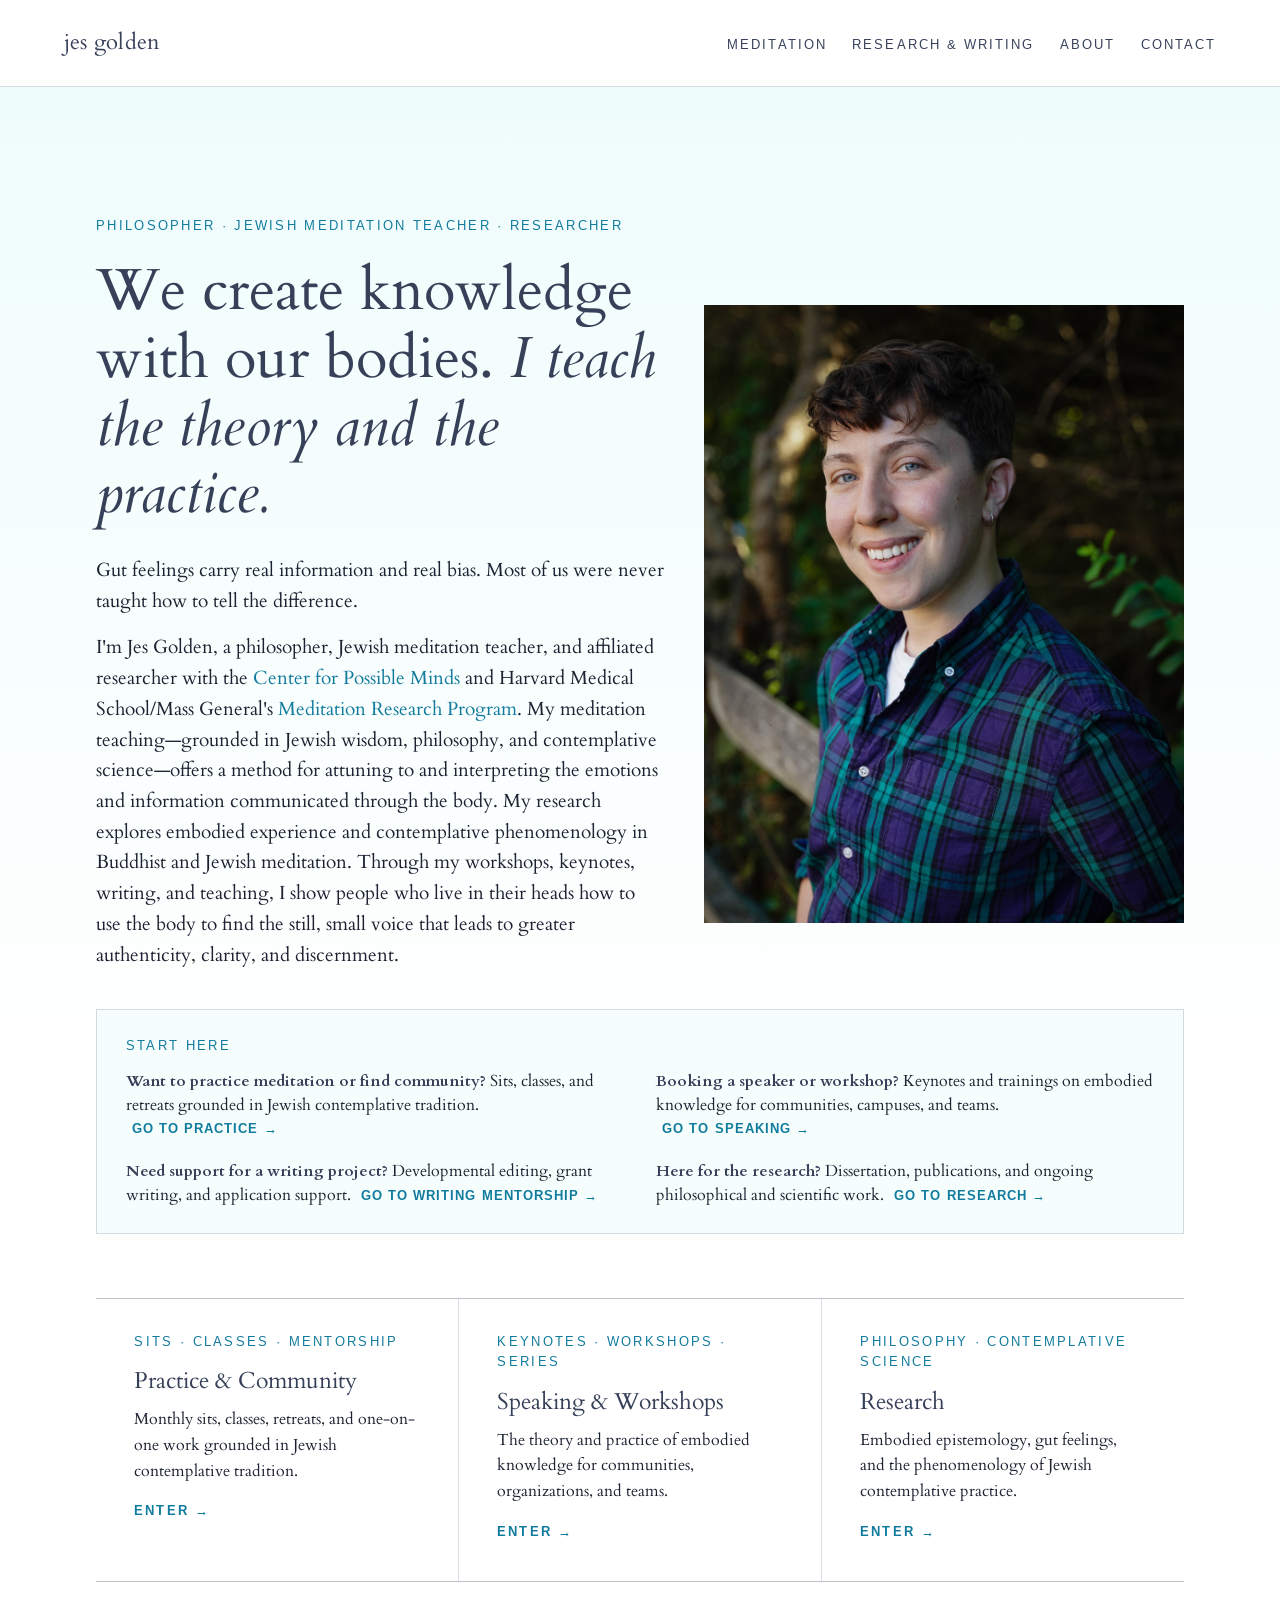
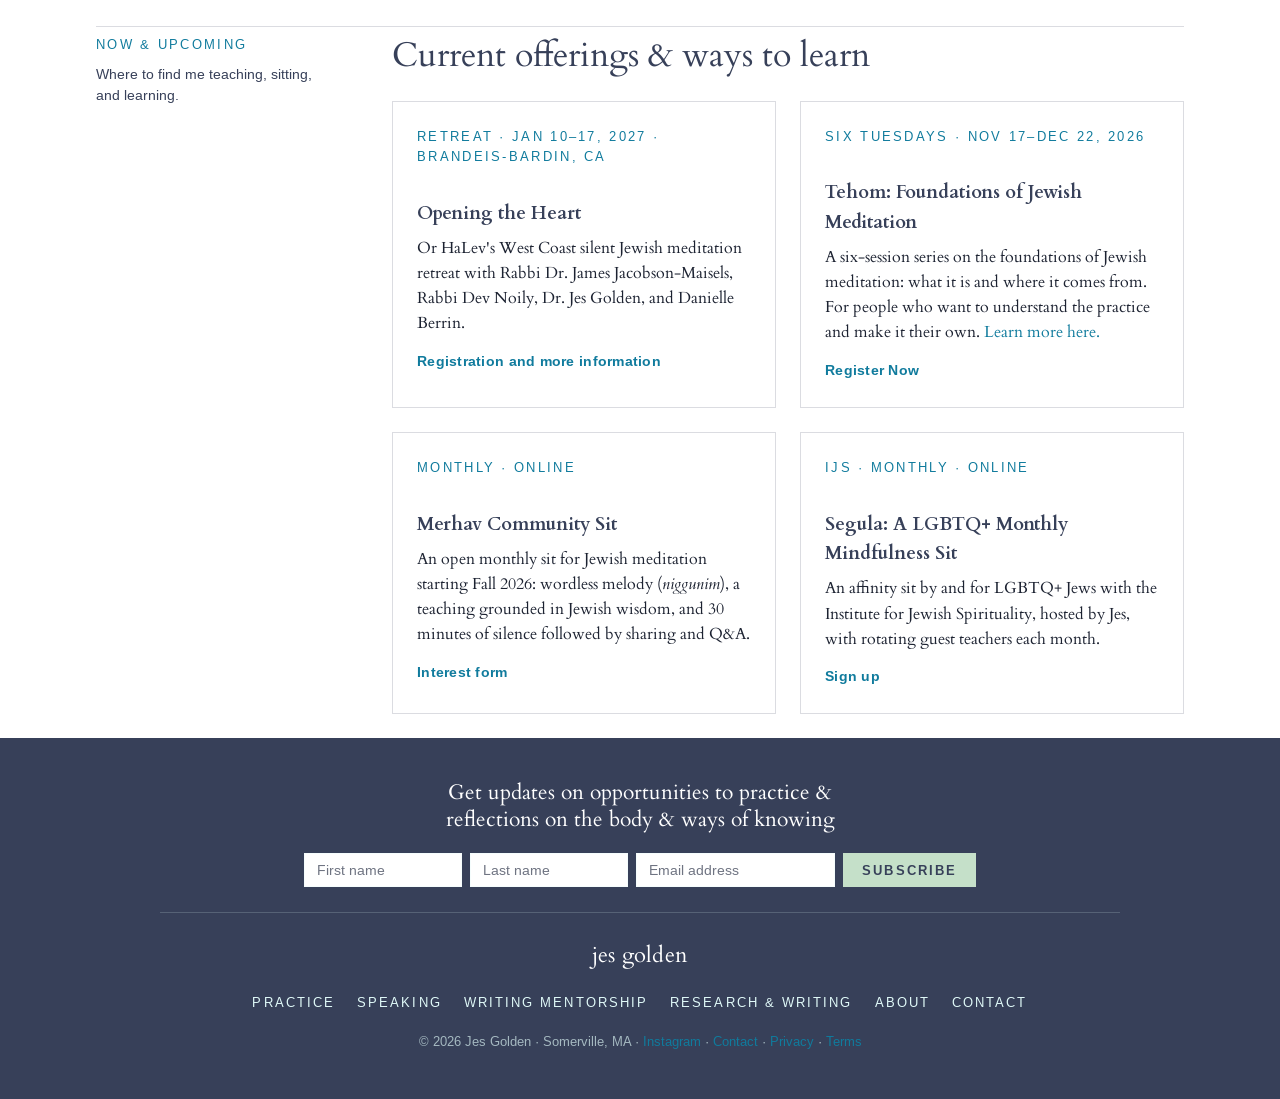
<file: index.html>
<!DOCTYPE html>
<!--
  ═══════════════ HOW TO EDIT THIS PAGE ═══════════════
  Text lives between tags:   <p>Edit these words.</p>
  Links look like:           <a href="PASTE-URL-HERE">visible text</a>
  Never edit inside < >  except to swap a URL in quotes.
  Search this file for "EDIT:" to find every spot waiting for your input.
  Notes like this one are invisible on the live site.
  ═════════════════════════════════════════════════════
-->

<html lang="en">
<head>
<meta charset="UTF-8">
<meta name="viewport" content="width=device-width, initial-scale=1.0">
<title>Jes Golden — philosopher &amp; Jewish meditation teacher</title>
<meta name="description" content="We create knowledge with our bodies. I teach the craft. Jewish contemplative practice, embodied philosophy, speaking and workshops.">
<meta property="og:title" content="Jes Golden — Philosopher &amp; Jewish Meditation Teacher">
<meta property="og:description" content="We create knowledge with our bodies. I teach the craft. Jewish contemplative practice, embodied philosophy, speaking and workshops.">
<meta property="og:type" content="website">
<meta property="og:url" content="https://jesgolden.com/">
<!-- EDIT: og:image — once you have a photo you like for link previews (the headshot works well),
     upload it named "jes-preview.jpg" and uncomment the line below. Recommended size ~1200x630px. -->
<!-- <meta property="og:image" content="https://jesgolden.com/jes-preview.jpg"> -->
<link rel="stylesheet" href="styles.css">
</head>
<body>

<header class="nav">
  <div class="wordmark"><a href="index.html">jes <span class="surname">golden</span></a></div>
  <nav aria-label="Primary">
    <ul>
      <li><a href="practice.html">Meditation</a></li>
      <li><a href="research.html">Research &amp; Writing</a></li>
      <li><a href="about.html">About</a></li>
      <li><a href="contact.html">Contact</a></li>
    </ul>
  </nav>
</header>

<main>

<section class="hero">
  <div class="hero-inner">
    <span class="eyebrow">Philosopher · Jewish meditation teacher · Researcher</span>
    <div class="hero-split wide">
      <div class="hero-text">
        <h1>We create knowledge with our bodies. <em>I teach the theory and the practice.</em></h1>
        <div class="lede">
          <p>Gut feelings carry real information and real bias. Most of us were never taught how to tell the difference.</p>
          <p>I'm Jes Golden, a philosopher, Jewish meditation teacher, and affiliated researcher with the <a href="https://www.possibleminds.org/">Center for Possible Minds</a> and Harvard Medical School/Mass General's <a href="https://meditation.mgh.harvard.edu/">Meditation Research Program</a>. My meditation teaching—grounded in Jewish wisdom, philosophy, and contemplative science—offers a method for attuning to and interpreting the emotions and information communicated through the body. My research explores embodied experience and contemplative phenomenology in Buddhist and Jewish meditation. Through my workshops, keynotes, writing, and teaching, I show people who live in their heads how to use the body to find the still, small voice that leads to greater authenticity, clarity, and discernment.</p>
        </div>
      </div>
      <!-- EDIT: HEADSHOT — the src below points to a file named jes-headshot.jpg. Upload your
           Shulie Seidler-Feller headshot to the repo with EXACTLY that name (case-sensitive),
           or change the src to match whatever you named it. Until the filename matches, the
           image won't appear. A portrait (vertical) crop sits best in this frame. -->
      <figure class="hero-photo portrait-frame">
        <img src="jes-headshot.jpg" alt="Jes Golden, philosopher and Jewish meditation teacher">
      </figure>
    </div>

    <div class="start-here">
      <span class="eyebrow">Start here</span>
      <ul>
        <li><strong>Want to practice meditation or find community?</strong> Sits, classes, and retreats grounded in Jewish contemplative tradition. <a href="practice.html">Go to Practice &rarr;</a></li>
        <li><strong>Booking a speaker or workshop?</strong> Keynotes and trainings on embodied knowledge for communities, campuses, and teams. <a href="speaking.html">Go to Speaking &rarr;</a></li>
        <li><strong>Need support for a writing project?</strong> Developmental editing, grant writing, and application support. <a href="writing.html">Go to Writing Mentorship &rarr;</a></li>
        <li><strong>Here for the research?</strong> Dissertation, publications, and ongoing philosophical and scientific work. <a href="research.html">Go to Research &rarr;</a></li>
      </ul>
    </div>

    <div class="routes">
      <a class="route" href="practice.html">
        <span class="eyebrow">Sits · Classes · Mentorship</span>
        <h2>Practice &amp; Community</h2>
        <p>Monthly sits, classes, retreats, and one-on-one work grounded in Jewish contemplative tradition.</p>
        <span class="go">Enter →</span>
      </a>
      <a class="route" href="speaking.html">
        <span class="eyebrow">Keynotes · Workshops · Series</span>
        <h2>Speaking &amp; Workshops</h2>
        <p>The theory and practice of embodied knowledge for communities, organizations, and teams.</p>
        <span class="go">Enter →</span>
      </a>
      <a class="route" href="research.html">
        <span class="eyebrow">Philosophy · Contemplative science</span>
        <h2>Research</h2>
        <p>Embodied epistemology, gut feelings, and the phenomenology of Jewish contemplative practice.</p>
        <span class="go">Enter →</span>
      </a>
    </div>
  </div>
</section>

<section class="section">
  <div class="section-inner">
    <div class="commented">
      <aside class="margin-note">
        <span class="eyebrow">Now &amp; upcoming</span>
        Where to find me teaching, sitting, and learning.
      </aside>
      <div class="body-col">
        <h2>Current offerings &amp; ways to learn</h2>
        <div class="offerings">
          <div class="offering">
            <span class="eyebrow">Retreat · Jan 10–17, 2027 · Brandeis-Bardin, CA</span>
            <h3>Opening the Heart</h3>
            <p>Or HaLev's West Coast silent Jewish meditation retreat with Rabbi Dr. James Jacobson-Maisels, Rabbi Dev Noily, Dr. Jes Golden, and Danielle Berrin.</p>
            <span class="meta"><a href="https://www.orhalev.net/opening-the-heart-2027">Registration and more information</a></span>
          </div>
          <div class="offering">
            <span class="eyebrow">Six Tuesdays · Nov 17–Dec 22, 2026</span>
            <h3>Tehom: Foundations of Jewish Meditation</h3>
            <p>A six-session series on the foundations of Jewish meditation: what it is and where it comes from. For people who want to understand the practice and make it their own. <a href="https://jesgolden.com/tehom.html">Learn more here.</a></p>
            <span class="meta"><a href="https://buy.stripe.com/8x25kCbvOcVV6s85fj7kc00">Register Now</a></span>
          </div>
          <div class="offering">
            <span class="eyebrow">Monthly · Online</span>
            <h3>Merhav Community Sit</h3>
            <p>An open monthly sit for Jewish meditation starting Fall 2026: wordless melody (<i>niggunim</i>), a teaching grounded in Jewish wisdom, and 30 minutes of silence followed by sharing and Q&amp;A.</p>
            <span class="meta"><a href="https://forms.gle/i96wyKDt4nHRYdLV6">Interest form</a></span>
          </div>
          <div class="offering">
            <span class="eyebrow">IJS · Monthly · Online</span>
            <h3>Segula: A LGBTQ+ Monthly Mindfulness Sit</h3>
            <p>An affinity sit by and for LGBTQ+ Jews with the Institute for Jewish Spirituality, hosted by Jes, with rotating guest teachers each month.</p>
            <span class="meta"><a href="https://www.jewishspirituality.org/get-started/free-resources-from-ijs/lgbtq-monthly-mindfulness-sits/">Sign up</a></span>
          </div>
        </div>
      </div>
    </div>
  </div>
</section>

</main>

<footer class="footer">
  <!-- Newsletter signup — sends the signup to Mailchimp in the background and shows
       Mailchimp's real answer: a success message, or the actual error if something fails.
       Two invisible honeypots guard against bots; double opt-in is ON in Mailchimp.
       IMPORTANT: reCAPTCHA must be OFF in Mailchimp (Audience > Settings > Audience name
       and defaults) or signups will be blocked.
       This whole <footer> block is identical on every page — paste it into each one. -->
  <div class="footer-top">
    <h2 class="footer-signup-title">Get updates on opportunities to practice &amp; reflections on the body &amp; ways of knowing</h2>
    <form class="signup-form" id="newsletter-form" action="https://jesheppler.us21.list-manage.com/subscribe/post?u=e505378b7c51a355b4636ad74&amp;id=9735d9837b&amp;f_id=005ba4e6f0" method="post">
      <input type="text" name="FNAME" placeholder="First name" aria-label="First name" autocomplete="given-name">
      <input type="text" name="LNAME" placeholder="Last name" aria-label="Last name" autocomplete="family-name">
      <input type="email" name="EMAIL" placeholder="Email address" aria-label="Email address" autocomplete="email" required>
      <button class="btn btn-sage" type="submit">Subscribe</button>
      <!-- Mailchimp bot detection — do not remove -->
      <div aria-hidden="true" style="position: absolute; left: -5000px;">
        <input type="text" name="b_e505378b7c51a355b4636ad74_9735d9837b" tabindex="-1" value="">
      </div>
      <!-- Second honeypot — real people never fill this in; bots do -->
      <div aria-hidden="true" style="position: absolute; left: -5000px;">
        <input type="text" name="contact_url" tabindex="-1" autocomplete="off" value="">
      </div>
    </form>
    <!-- Shows Mailchimp's real response: success or the actual error -->
    <p id="newsletter-msg" class="signup-thanks" role="status" aria-live="polite" style="display:none;"></p>
  </div>
  <div class="footer-inner">
    <div class="wordmark">jes <span class="surname">golden</span></div>
    <nav aria-label="Footer">
      <ul>
        <li><a href="practice.html">Practice</a></li>
        <li><a href="speaking.html">Speaking</a></li>
        <li><a href="writing.html">Writing Mentorship</a></li>
        <li><a href="research.html">Research &amp; Writing</a></li>
        <li><a href="about.html">About</a></li>
        <li><a href="contact.html">Contact</a></li>
      </ul>
    </nav>
    <p class="fine">© 2026 Jes Golden · Somerville, MA · <a href="https://www.instagram.com/jes.golden">Instagram</a> · <a href="contact.html">Contact</a> · <a href="privacy.html">Privacy</a> · <a href="terms.html">Terms</a></p>
  </div>
  <script>
  (function() {
    var form = document.getElementById('newsletter-form');
    var msg = document.getElementById('newsletter-msg');
    var btn = form.querySelector('button[type="submit"]');

    function show(text) { msg.textContent = text; msg.style.display = 'block'; }

    form.addEventListener('submit', function(e) {
      e.preventDefault();
      if (form.querySelector('[name="contact_url"]').value !== '') return;

      var params = [];
      form.querySelectorAll('input[name]').forEach(function(input) {
        if (input.name === 'contact_url') return;
        params.push(encodeURIComponent(input.name) + '=' + encodeURIComponent(input.value));
      });

      var cb = 'mcCallback' + Date.now();
      var script = document.createElement('script');

      window[cb] = function(data) {
        delete window[cb];
        script.remove();
        btn.disabled = false;
        if (data.result === 'success') {
          form.style.display = 'none';
          show('Thank you—please check your inbox and click the confirmation link to finish subscribing.');
        } else {
          var text = (data.msg || '').replace(/^\d+ - /, '').replace(/<[^>]*>/g, '');
          if (/already subscribed/i.test(text)) text = "You're already on the list—thank you!";
          show(text || 'Something went wrong. Please try again, or reach me through the contact page.');
        }
      };

      script.onerror = function() {
        btn.disabled = false;
        show('Couldn’t reach the signup service. Please try again, or reach me through the contact page.');
      };

      btn.disabled = true;
      script.src = form.action.replace('/post?', '/post-json?') + '&' + params.join('&') + '&c=' + cb;
      document.body.appendChild(script);
    });
  })();
  </script>
</footer>

</body>
</html>
</file>
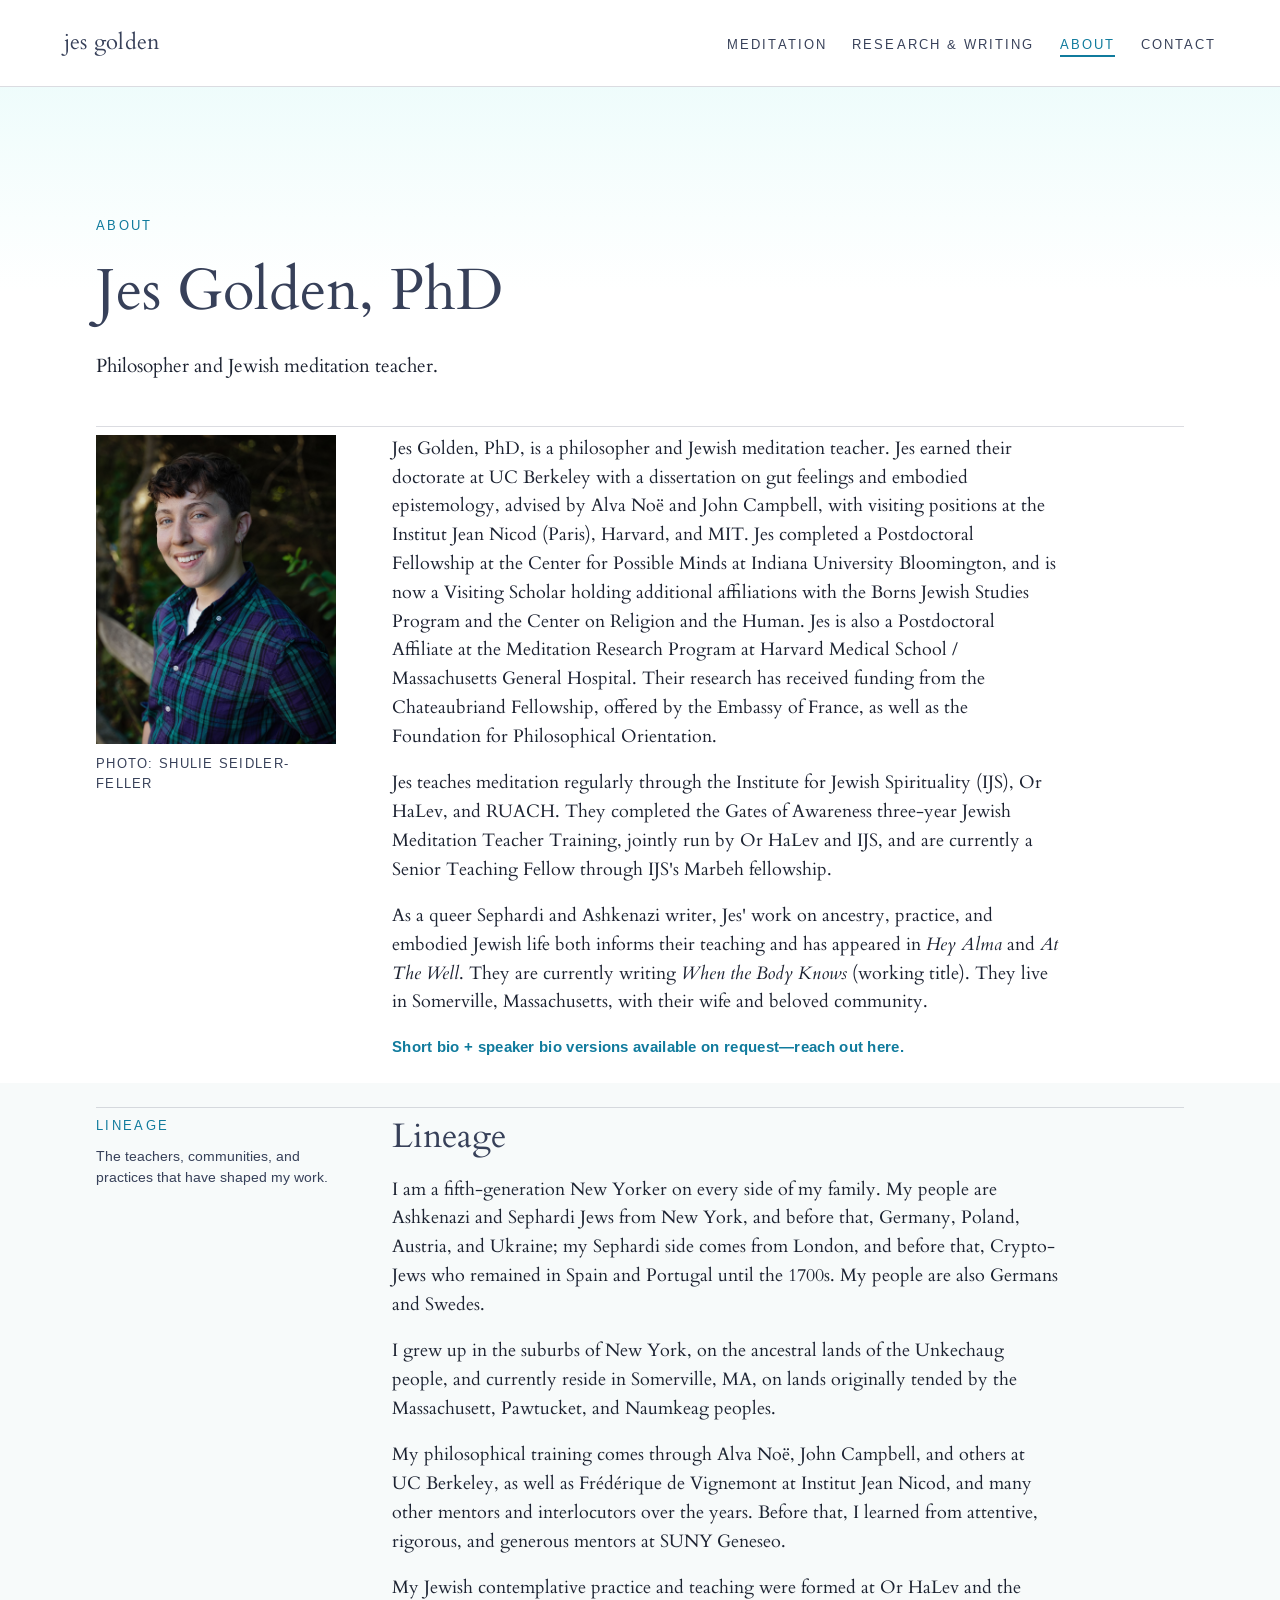
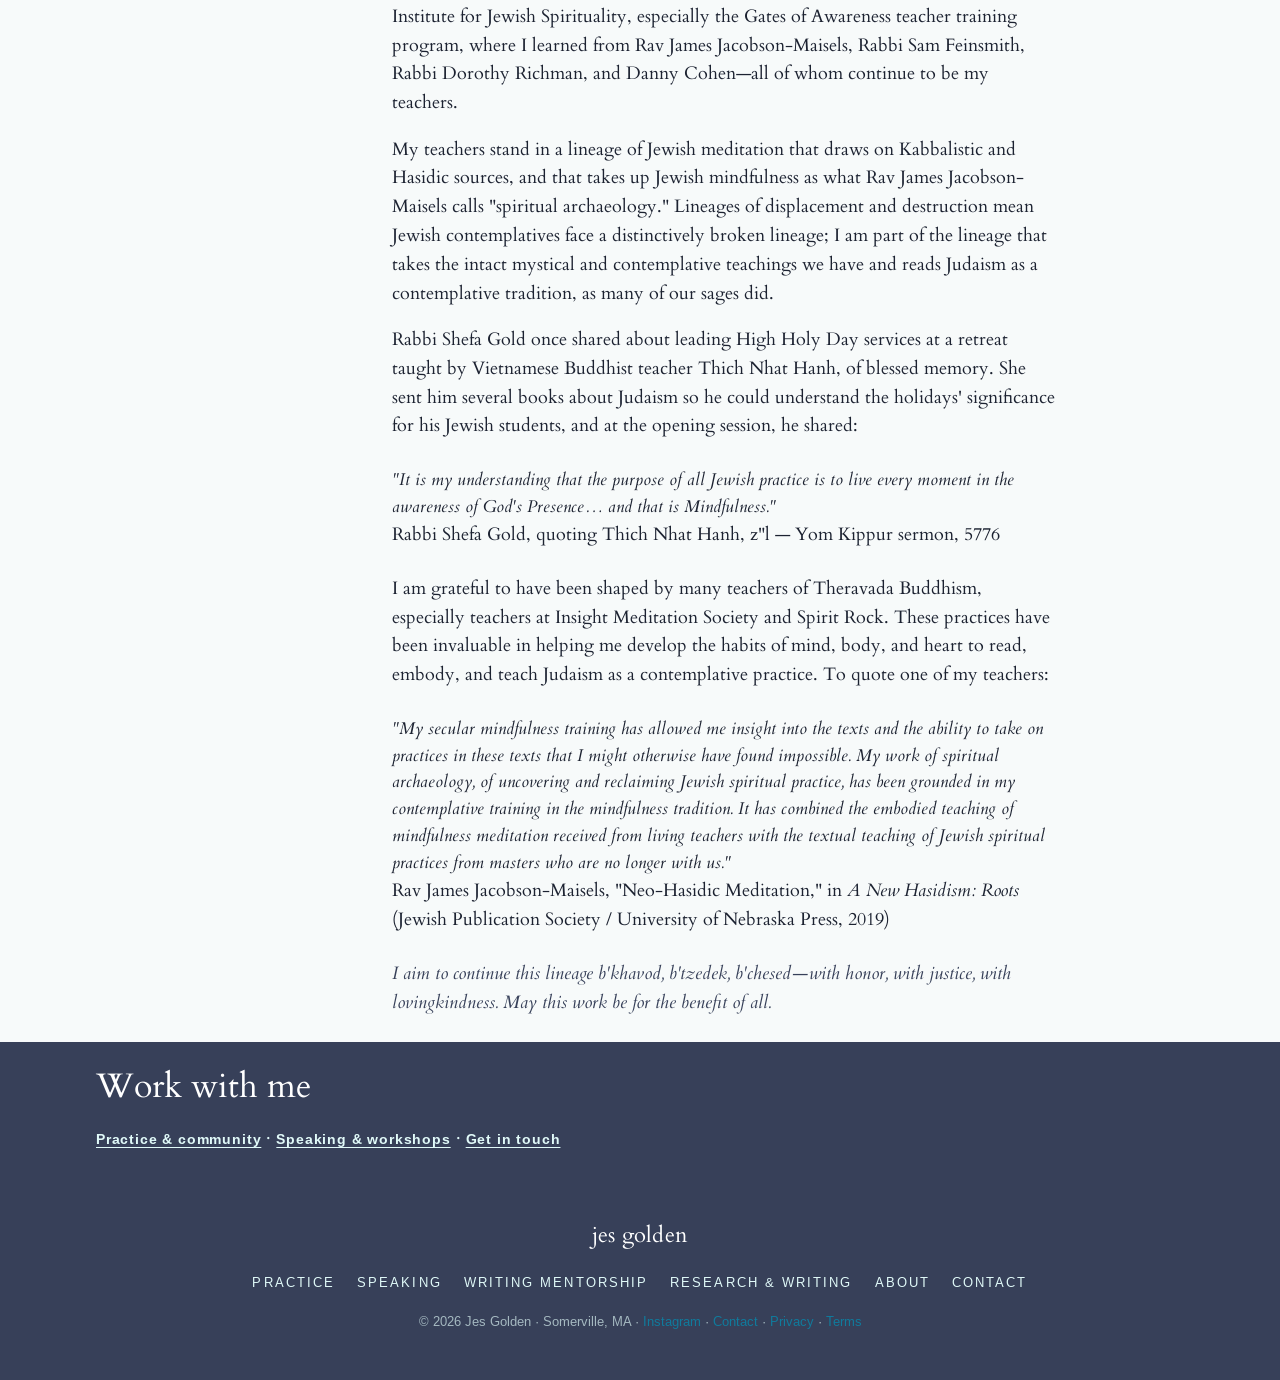
<file: about.html>
<!DOCTYPE html>
<!--
  ═══════════════ HOW TO EDIT THIS PAGE ═══════════════
  Text lives between tags:   <p>Edit these words.</p>
  Links look like:           <a href="PASTE-URL-HERE">visible text</a>
  Never edit inside < >  except to swap a URL in quotes.
  Search this file for "EDIT:" to find every spot waiting for your input.
  Notes like this one are invisible on the live site.
  ═════════════════════════════════════════════════════
-->

<html lang="en">
<head>
<meta charset="UTF-8">
<meta name="viewport" content="width=device-width, initial-scale=1.0">
<title>About — Jes Golden</title>
<meta name="description" content="Jes Golden, PhD — philosopher and Jewish meditation teacher.">
<link rel="stylesheet" href="styles.css">
</head>
<body>

<header class="nav">
  <div class="wordmark"><a href="index.html">jes <span class="surname">golden</span></a></div>
  <nav aria-label="Primary">
    <ul>
      <li><a href="practice.html">Meditation</a></li>
      <li><a href="research.html">Research &amp; Writing</a></li>
      <li><a href="about.html" aria-current="page">About</a></li>
      <li><a href="contact.html">Contact</a></li>
    </ul>
  </nav>
</header>

<main>

<section class="hero">
  <div class="hero-inner">
    <span class="eyebrow">About</span>
    <h1>Jes Golden, PhD</h1>
    <p class="lede">Philosopher and Jewish meditation teacher.</p>
  </div>
</section>

<section class="section">
  <div class="section-inner">
    <div class="commented">
      <aside class="margin-note">
        <!-- EDIT: HEADSHOT — name your photo "jes-headshot.jpg" (no spaces), drag it into the
             GitHub repository like the other files, and it appears here. If the file is over
             ~1MB, shrink it first at squoosh.app so the page loads fast.
             Optional: add a photographer credit inside the <figcaption>. -->
        <figure class="portrait-frame">
          <img class="portrait" src="jes-headshot.jpg" alt="Jes Golden">
          <figcaption>Photo: Shulie Seidler-Feller</figcaption>
        </figure>
      </aside>
      <div class="body-col">
        <p>Jes Golden, PhD, is a philosopher and Jewish meditation teacher. Jes earned their doctorate at UC Berkeley with a dissertation on gut feelings and embodied epistemology, advised by Alva Noë and John Campbell, with visiting positions at the Institut Jean Nicod (Paris), Harvard, and MIT. Jes completed a Postdoctoral Fellowship at the Center for Possible Minds at Indiana University Bloomington, and is now a Visiting Scholar holding additional affiliations with the Borns Jewish Studies Program and the Center on Religion and the Human. Jes is also a Postdoctoral Affiliate at the Meditation Research Program at Harvard Medical School / Massachusetts General Hospital. Their research has received funding from the Chateaubriand Fellowship, offered by the Embassy of France, as well as the Foundation for Philosophical Orientation.</p>
        <p>Jes teaches meditation regularly through the Institute for Jewish Spirituality (IJS), Or HaLev, and RUACH. They completed the Gates of Awareness three-year Jewish Meditation Teacher Training, jointly run by Or HaLev and IJS, and are currently a Senior Teaching Fellow through IJS's Marbeh fellowship.</p>
        <p>As a queer Sephardi and Ashkenazi writer, Jes' work on ancestry, practice, and embodied Jewish life both informs their teaching and has appeared in <em>Hey Alma</em> and <em>At The Well</em>. They are currently writing <em>When the Body Knows</em> (working title). They live in Somerville, Massachusetts, with their wife and beloved community.</p>
        <p class="meta"><a href="contact.html">Short bio + speaker bio versions available on request—reach out here.</a></p>
      </div>
    </div>
  </div>
</section>

<section class="section tint">
  <div class="section-inner">
    <div class="commented">
      <aside class="margin-note">
        <span class="eyebrow">Lineage</span>
        The teachers, communities, and practices that have shaped my work.
      </aside>
      <div class="body-col lineage-wide">
        <h2>Lineage</h2>
        <p>I am a fifth-generation New Yorker on every side of my family. My people are Ashkenazi and Sephardi Jews from New York, and before that, Germany, Poland, Austria, and Ukraine; my Sephardi side comes from London, and before that, Crypto-Jews who remained in Spain and Portugal until the 1700s. My people are also Germans and Swedes.</p>

        <p>I grew up in the suburbs of New York, on the ancestral lands of the Unkechaug people, and currently reside in Somerville, MA, on lands originally tended by the Massachusett, Pawtucket, and Naumkeag peoples.</p>

        <p>My philosophical training comes through Alva Noë, John Campbell, and others at UC Berkeley, as well as Frédérique de Vignemont at Institut Jean Nicod, and many other mentors and interlocutors over the years. Before that, I learned from attentive, rigorous, and generous mentors at SUNY Geneseo.</p>

        <p>My Jewish contemplative practice and teaching were formed at Or HaLev and the Institute for Jewish Spirituality, especially the Gates of Awareness teacher training program, where I learned from Rav James Jacobson-Maisels, Rabbi Sam Feinsmith, Rabbi Dorothy Richman, and Danny Cohen—all of whom continue to be my teachers.</p>

        <p>My teachers stand in a lineage of Jewish meditation that draws on Kabbalistic and Hasidic sources, and that takes up Jewish mindfulness as what Rav James Jacobson-Maisels calls "spiritual archaeology." Lineages of displacement and destruction mean Jewish contemplatives face a distinctively broken lineage; I am part of the lineage that takes the intact mystical and contemplative teachings we have and reads Judaism as a contemplative tradition, as many of our sages did.</p>

        <p>Rabbi Shefa Gold once shared about leading High Holy Day services at a retreat taught by Vietnamese Buddhist teacher Thich Nhat Hanh, of blessed memory. She sent him several books about Judaism so he could understand the holidays' significance for his Jewish students, and at the opening session, he shared:</p>

        <div class="pull-quote">
          <blockquote>"It is my understanding that the purpose of all Jewish practice is to live every moment in the awareness of God's Presence… and that is Mindfulness."</blockquote>
          Rabbi Shefa Gold, quoting Thich Nhat Hanh, z"l — Yom Kippur sermon, 5776
        </div>

        <p>I am grateful to have been shaped by many teachers of Theravada Buddhism, especially teachers at Insight Meditation Society and Spirit Rock. These practices have been invaluable in helping me develop the habits of mind, body, and heart to read, embody, and teach Judaism as a contemplative practice. To quote one of my teachers:</p>

        <div class="pull-quote">
          <blockquote>"My secular mindfulness training has allowed me insight into the texts and the ability to take on practices in these texts that I might otherwise have found impossible. My work of spiritual archaeology, of uncovering and reclaiming Jewish spiritual practice, has been grounded in my contemplative training in the mindfulness tradition. It has combined the embodied teaching of mindfulness meditation received from living teachers with the textual teaching of Jewish spiritual practices from masters who are no longer with us."</blockquote>
          Rav James Jacobson-Maisels, "Neo-Hasidic Meditation," in <em>A New Hasidism: Roots</em> (Jewish Publication Society / University of Nebraska Press, 2019)
        </div>

        <p class="lineage-close">I aim to continue this lineage b'khavod, b'tzedek, b'chesed—with honor, with justice, with lovingkindness. May this work be for the benefit of all.</p>
      </div>
    </div>
  </div>
</section>

<section class="section dusk">
  <div class="section-inner">
    <div class="body-col">
      <h2>Work with me</h2>
      <p class="worklinks"><a href="practice.html">Practice &amp; community</a> · <a href="speaking.html">Speaking &amp; workshops</a> · <a href="contact.html">Get in touch</a></p>
    </div>
  </div>
</section>

</main>

<footer class="footer">
  <div class="footer-inner">
    <div class="wordmark">jes <span class="surname">golden</span></div>
    <nav aria-label="Footer">
      <ul>
        <li><a href="practice.html">Practice</a></li>
        <li><a href="speaking.html">Speaking</a></li>
        <li><a href="writing.html">Writing Mentorship</a></li>
        <li><a href="research.html">Research &amp; Writing</a></li>
        <li><a href="about.html">About</a></li>
        <li><a href="contact.html">Contact</a></li>
      </ul>
    </nav>
    <p class="fine">© 2026 Jes Golden · Somerville, MA · <a href="https://www.instagram.com/jes.golden">Instagram</a> · <a href="contact.html">Contact</a> · <a href="privacy.html">Privacy</a> · <a href="terms.html">Terms</a></p>
  </div>
</footer>

</body>
</html>
</file>
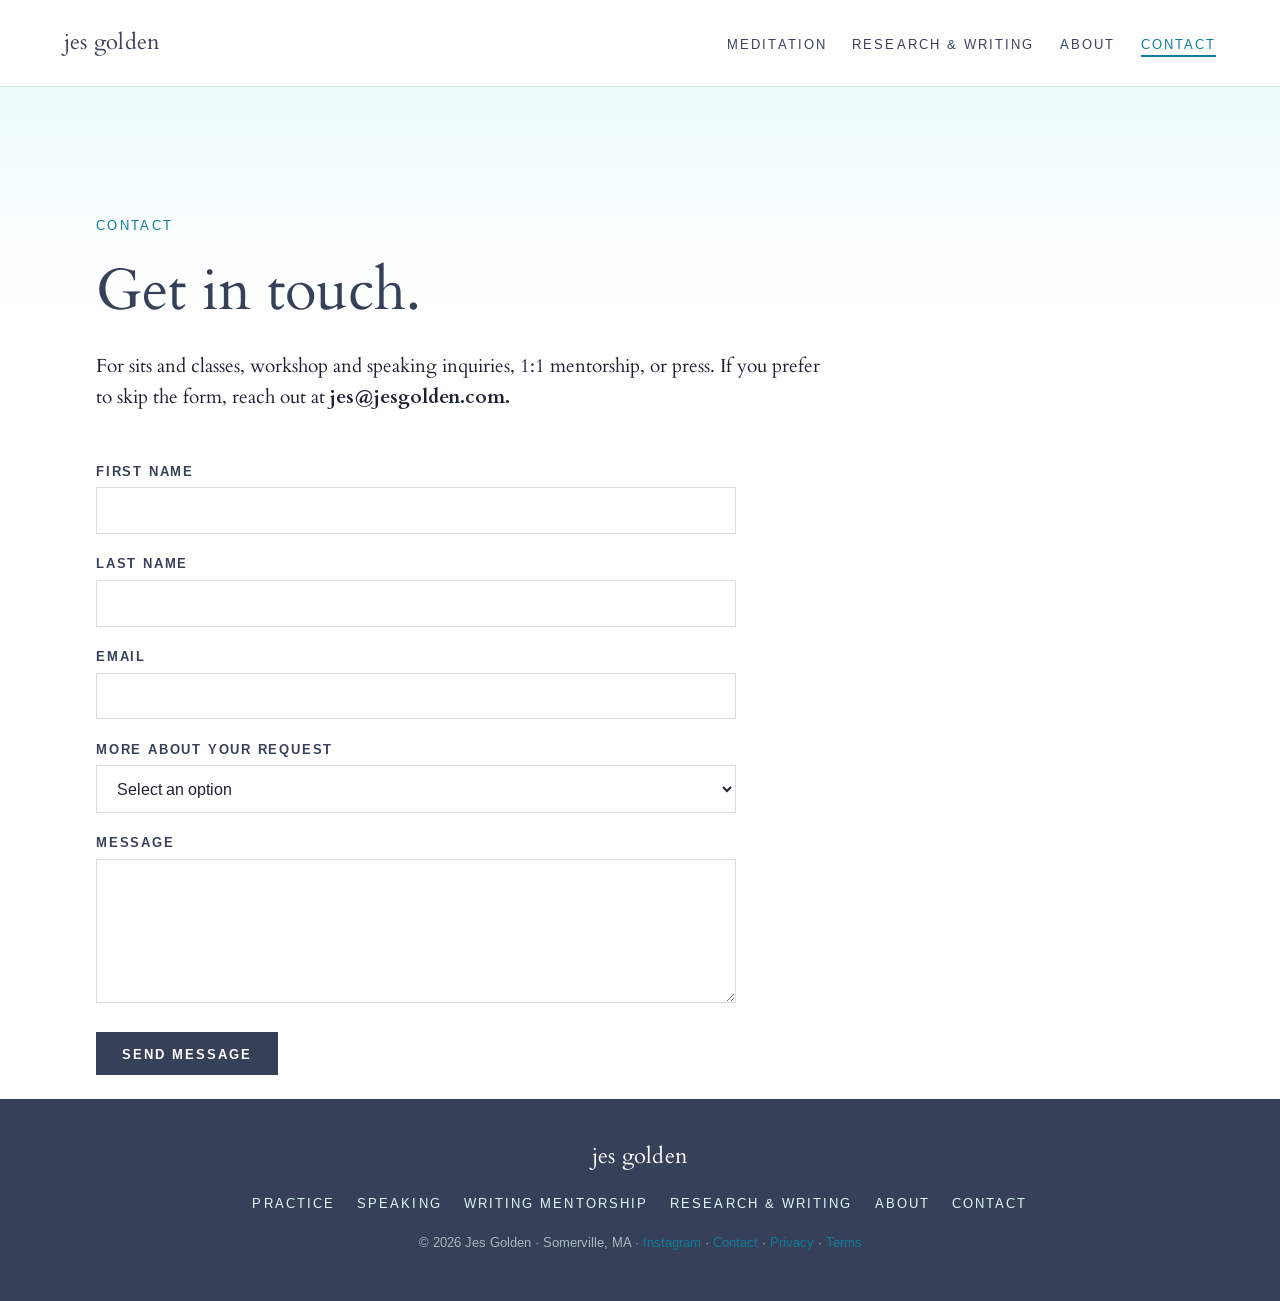
<file: contact.html>
<!DOCTYPE html>
<!--
  ═══════════════ HOW TO EDIT THIS PAGE ═══════════════
  Text lives between tags:   <p>Edit these words.</p>
  Links look like:           <a href="PASTE-URL-HERE">visible text</a>
  Never edit inside < >  except to swap a URL in quotes.
  Search this file for "EDIT:" to find every spot waiting for your input.
  Notes like this one are invisible on the live site.
  ═════════════════════════════════════════════════════
-->

<html lang="en">
<head>
<meta charset="UTF-8">
<meta name="viewport" content="width=device-width, initial-scale=1.0">
<title>Contact — Jes Golden</title>
<meta name="description" content="Get in touch about sits, classes, workshops, speaking, or mentorship.">
<link rel="stylesheet" href="styles.css">
</head>
<body>

<header class="nav">
  <div class="wordmark"><a href="index.html">jes <span class="surname">golden</span></a></div>
  <nav aria-label="Primary">
    <ul>
      <li><a href="practice.html">Meditation</a></li>
      <li><a href="research.html">Research &amp; Writing</a></li>
      <li><a href="about.html">About</a></li>
      <li><a href="contact.html" aria-current="page">Contact</a></li>
    </ul>
  </nav>
</header>

<main>

<section class="hero" style="padding-bottom: 1.5rem;">
  <div class="hero-inner">
    <span class="eyebrow">Contact</span>
    <h1>Get in touch.</h1>
    <p class="lede">For sits and classes, workshop and speaking inquiries, 1:1 mentorship, or press. If you prefer to skip the form, reach out at <b>jes@jesgolden.com.</b></p>
  </div>
</section>

<section class="section" style="padding-top: 1.5rem;">
  <div class="section-inner">
    <form class="form" action="https://formspree.io/f/mwvglegl" method="POST">
      <div>
        <label for="firstname">First name</label>
        <input type="text" id="firstname" name="First Name" required>
      </div>
      <div>
        <label for="lastname">Last name</label>
        <input type="text" id="lastname" name="Last Name" required>
      </div>
      <div>
        <label for="email">Email</label>
        <input type="email" id="email" name="Email" required>
      </div>
      <div>
        <label for="topic">More about your request</label>
        <select id="topic" name="More about your request" required>
          <option value="">Select an option</option>
          <option>Working with me 1:1</option>
          <option>Speaking or Workshops</option>
          <option>Press</option>
          <option>Something else</option>
        </select>
      </div>
      <div>
        <label for="message">Message</label>
        <textarea id="message" name="Message" required></textarea>
      </div>
      <!-- Formspree config: sends submissions to your email; redirects to your own thank-you
           page instead of Formspree's default confirmation. -->
      <input type="hidden" name="_next" value="https://jesgolden.com/thanks.html">
      <input type="text" name="_gotcha" style="display:none">
      <div>
        <button class="btn" type="submit">Send message</button>
      </div>
    </form>
  </div>
</section>

</main>

<footer class="footer">
  <div class="footer-inner">
    <div class="wordmark">jes <span class="surname">golden</span></div>
    <nav aria-label="Footer">
      <ul>
        <li><a href="practice.html">Practice</a></li>
        <li><a href="speaking.html">Speaking</a></li>
        <li><a href="writing.html">Writing Mentorship</a></li>
        <li><a href="research.html">Research &amp; Writing</a></li>
        <li><a href="about.html">About</a></li>
        <li><a href="contact.html">Contact</a></li>
      </ul>
    </nav>
    <p class="fine">© 2026 Jes Golden · Somerville, MA · <a href="https://www.instagram.com/jes.golden">Instagram</a> · <a href="contact.html">Contact</a> · <a href="privacy.html">Privacy</a> · <a href="terms.html">Terms</a></p>
  </div>
</footer>

</body>
</html>
</file>
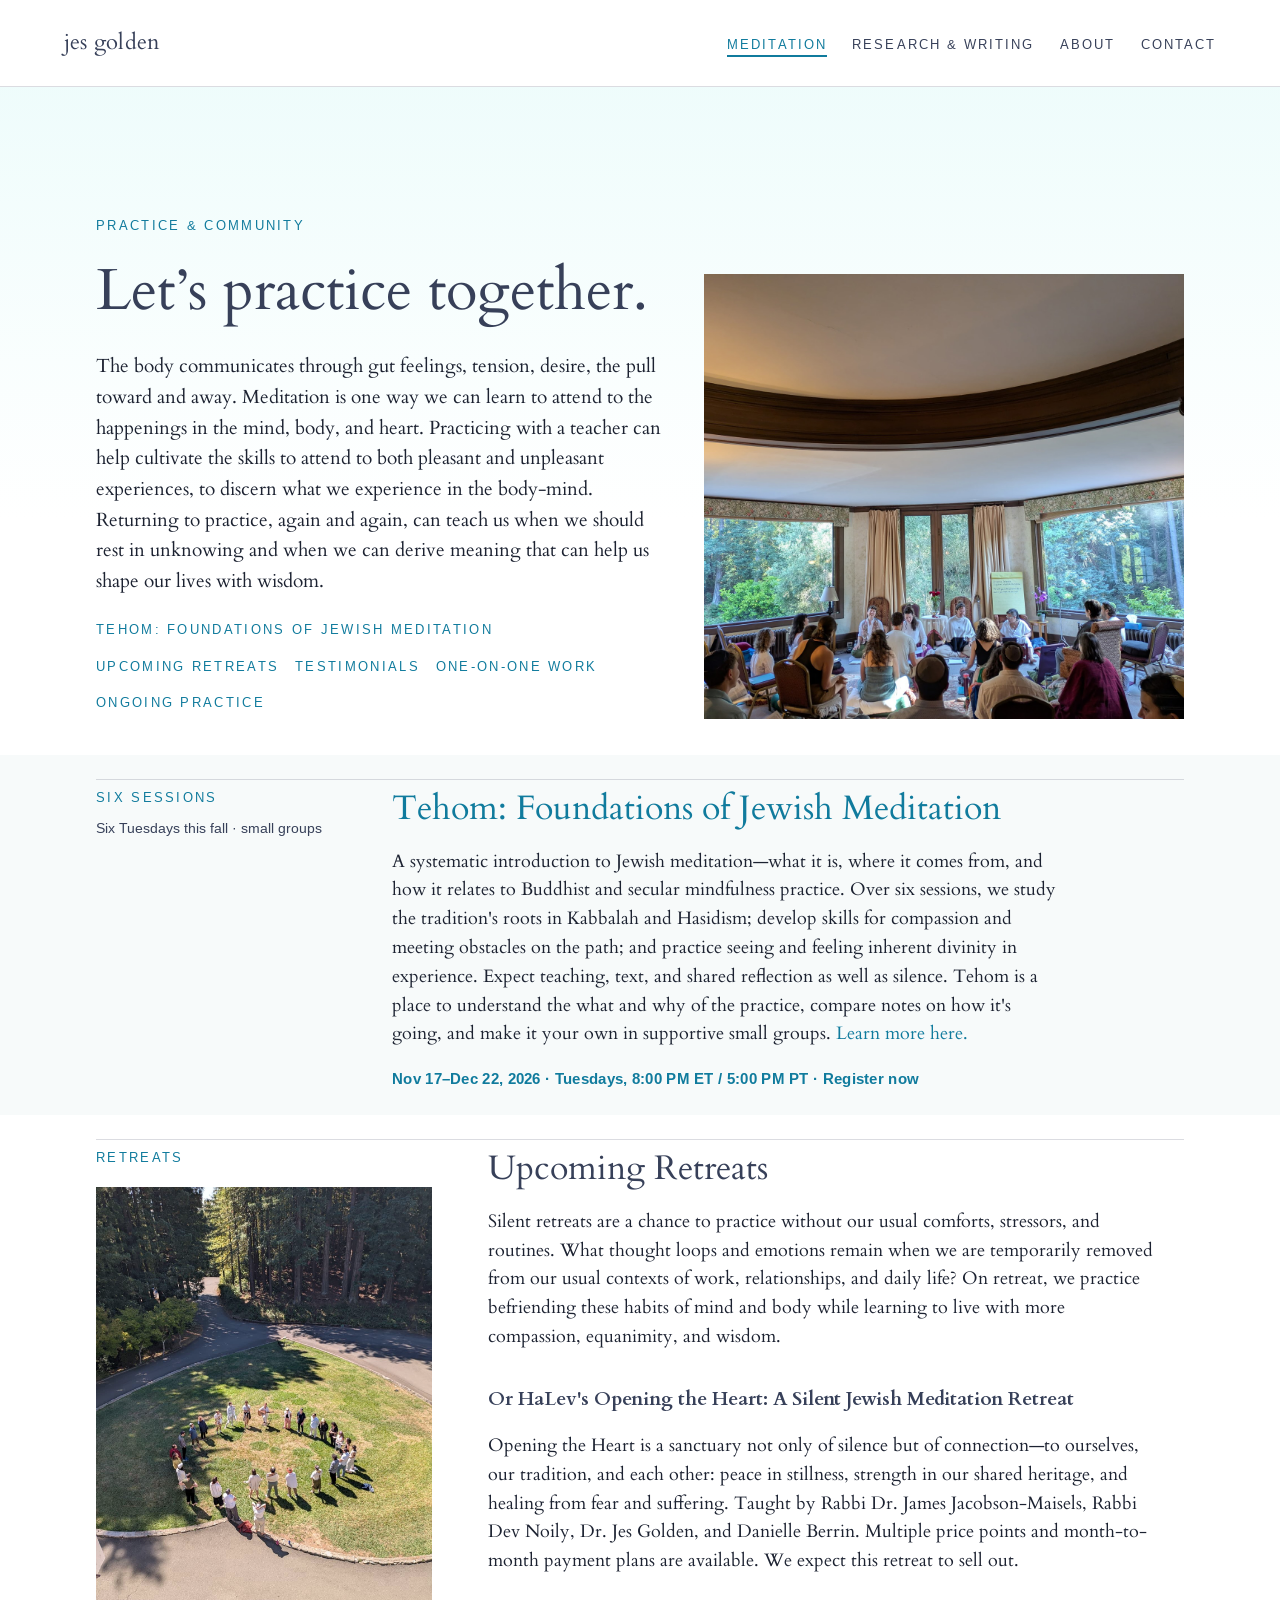
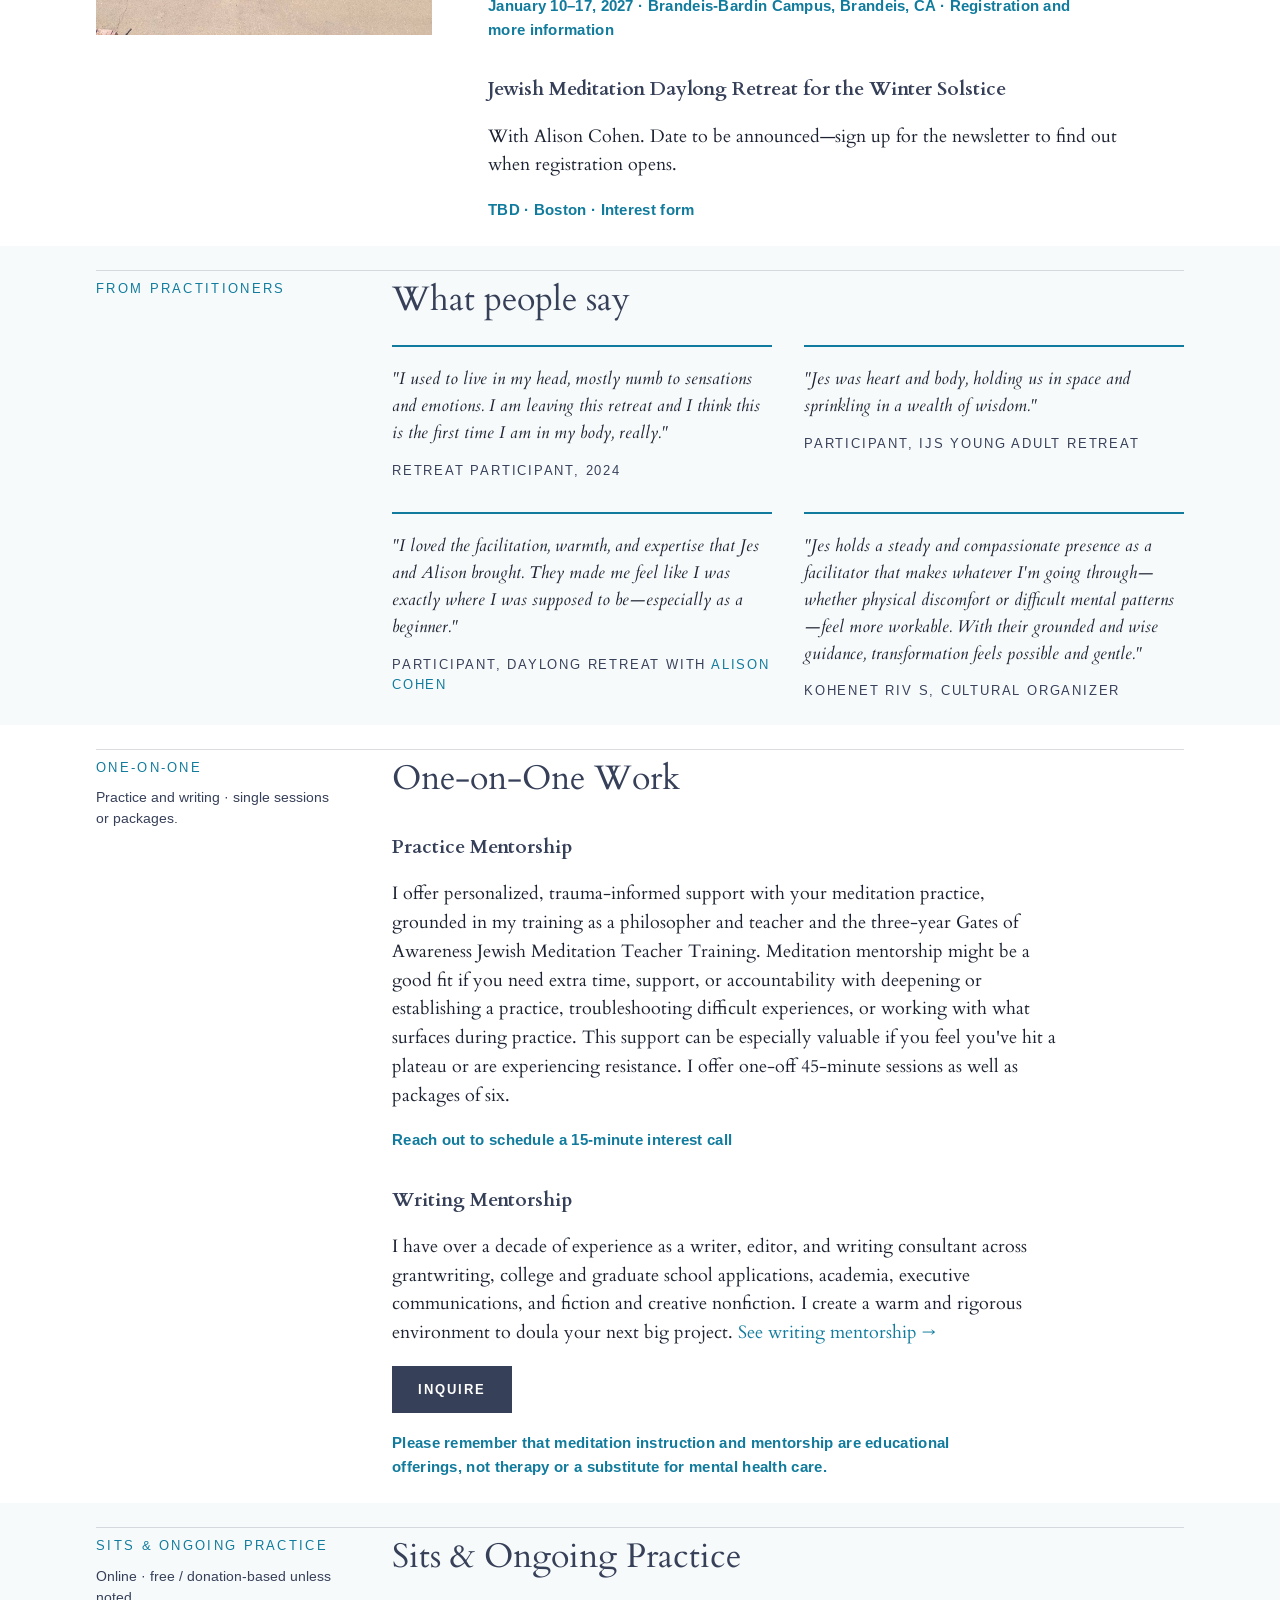
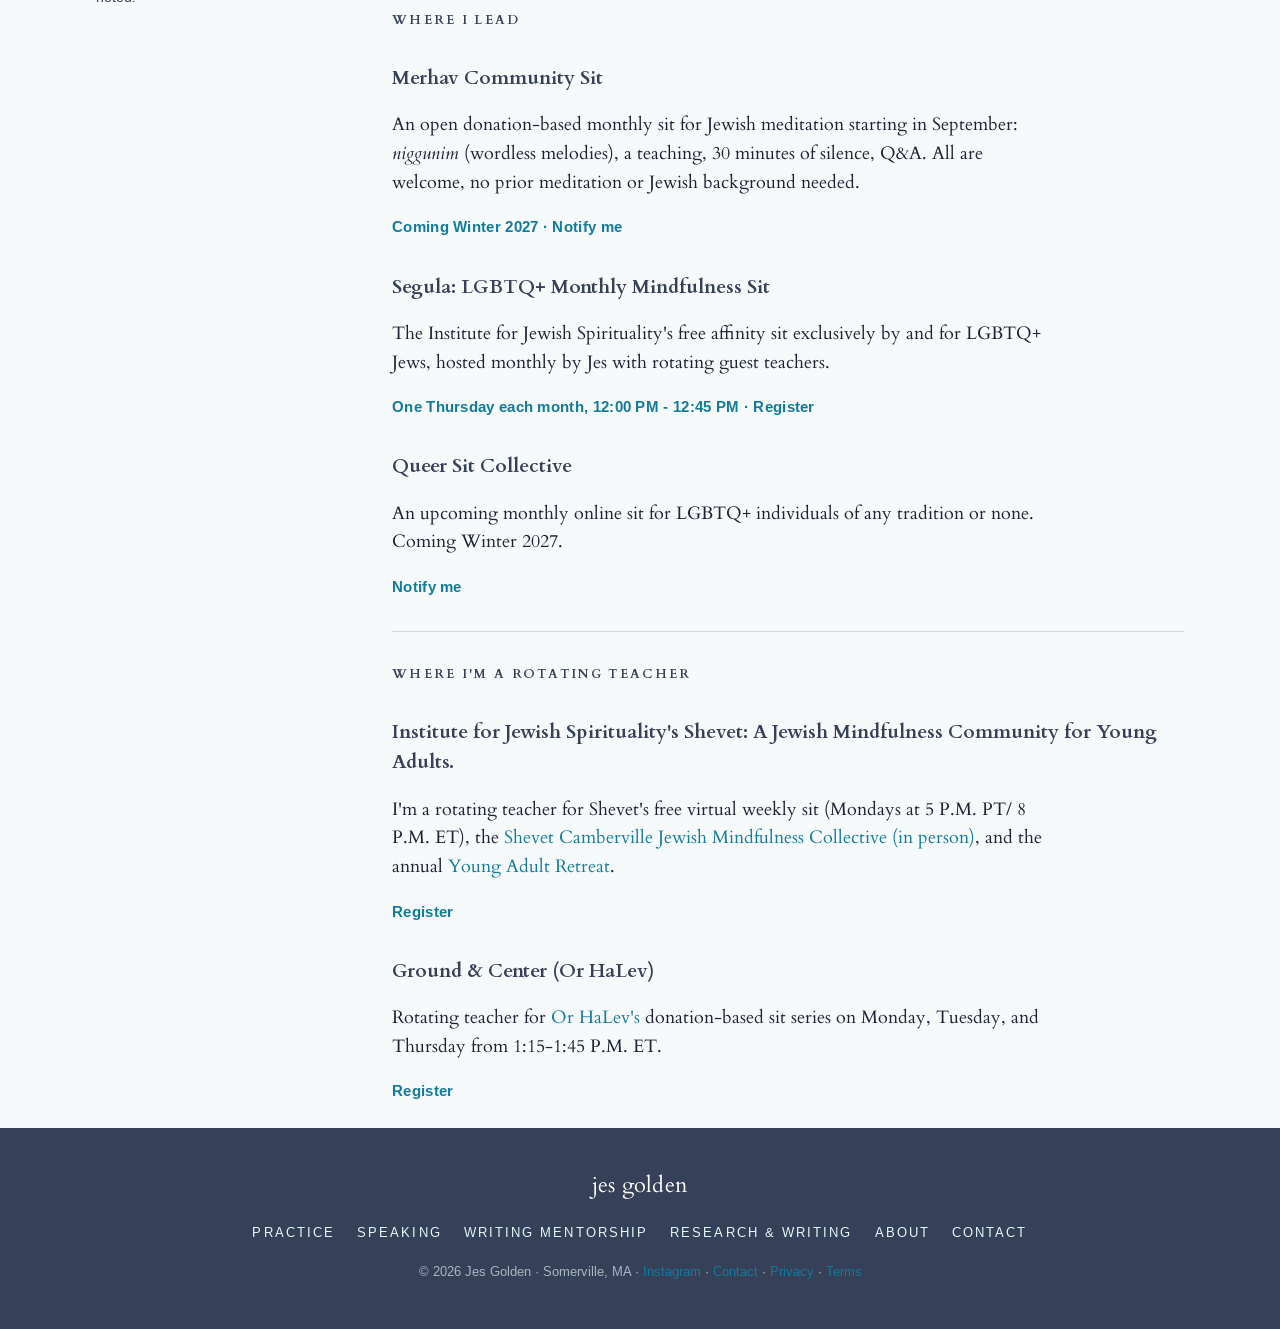
<file: practice.html>
<!DOCTYPE html>
<!--
  ═══════════════ HOW TO EDIT THIS PAGE ═══════════════
  Text lives between tags:   <p>Edit these words.</p>
  Links look like:           <a href="PASTE-URL-HERE">visible text</a>
  Never edit inside < >  except to swap a URL in quotes.
  Search this file for "EDIT:" to find every spot waiting for your input.
  Notes like this one are invisible on the live site.
  ═════════════════════════════════════════════════════
-->

<html lang="en">
<head>
<meta charset="UTF-8">
<meta name="viewport" content="width=device-width, initial-scale=1.0">
<title>Practice &amp; Community — Jes Golden</title>
<meta name="description" content="Monthly sits, series, retreats, and one-on-one mentorship grounded in Jewish contemplative tradition.">
<link rel="stylesheet" href="styles.css">
</head>
<body>

<header class="nav">
  <div class="wordmark"><a href="index.html">jes <span class="surname">golden</span></a></div>
  <nav aria-label="Primary">
    <ul>
      <li><a href="practice.html" aria-current="page">Meditation</a></li>
      <li><a href="research.html">Research &amp; Writing</a></li>
      <li><a href="about.html">About</a></li>
      <li><a href="contact.html">Contact</a></li>
    </ul>
  </nav>
</header>

<main>

<section class="hero">
  <div class="hero-inner">
    <span class="eyebrow">Practice &amp; Community</span>
    <div class="hero-split wide">
      <div class="hero-text">
        <h1>Let&rsquo;s practice together.</h1>
        <p class="lede">The body communicates through gut feelings, tension, desire, the pull toward and away. Meditation is one way we can learn to attend to the happenings in the mind, body, and heart. Practicing with a teacher can help cultivate the skills to attend to both pleasant and unpleasant experiences, to discern what we experience in the body-mind. Returning to practice, again and again, can teach us when we should rest in unknowing and when we can derive meaning that can help us shape our lives with wisdom.</p>
        <nav class="eyebrow" style="margin-top:1.4rem; display:flex; flex-wrap:wrap; gap:1rem;">
          <a href="#tehom">Tehom: Foundations of Jewish Meditation</a>
          <a href="#retreats">Upcoming Retreats</a>
          <a href="#testimonials">Testimonials</a>
          <a href="#mentorship">One-on-One Work</a>
          <a href="#sits">Ongoing Practice</a>
        </nav>
      </div>
      <figure class="hero-photo portrait-frame">
        <img src="retreat-chant.jpg" alt="Jes Golden, Alison Cohen, Rebecca Schisler, and Kohenet haLev Fife leading chanting on IJS' silent young adult retreat in 2025">
      </figure>
    </div>
  </div>
</section>

<section class="section tint" id="tehom">
  <div class="section-inner">
    <div class="commented">
      <aside class="margin-note">
        <span class="eyebrow">Six sessions</span>
        Six Tuesdays this fall · small groups
      </aside>
      <div class="body-col">
        <h2><a href="https://jesgolden.com/tehom.html">Tehom: Foundations of Jewish Meditation</a></h2>
        <p>A systematic introduction to Jewish meditation—what it is, where it comes from, and how it relates to Buddhist and secular mindfulness practice. Over six sessions, we study the tradition's roots in Kabbalah and Hasidism; develop skills for compassion and meeting obstacles on the path; and practice seeing and feeling inherent divinity in experience. Expect teaching, text, and shared reflection as well as silence. Tehom is a place to understand the what and why of the practice, compare notes on how it's going, and make it your own in supportive small groups. <a href="https://jesgolden.com/tehom.html">Learn more here.</a></p>
        <p class="meta">Nov 17–Dec 22, 2026 · Tuesdays, 8:00 PM ET / 5:00 PM PT · <a href="https://buy.stripe.com/8x25kCbvOcVV6s85fj7kc00">Register now</a></p>
      </div>
    </div>
  </div>
</section>

<section class="section" id="retreats">
  <div class="section-inner">
    <div class="commented wide-photo">
      <aside class="margin-note">
        <span class="eyebrow">Retreats</span>
        <!-- EDIT: PHOTO — confirm this filename's capitalization matches exactly what you uploaded
             (GitHub Pages is case-sensitive: retreat-circle.JPG vs retreat-circle.jpg are different files). -->
        <figure class="portrait-frame" style="margin-top:1.2rem">
          <img class="portrait" src="retreat-circle.JPG" alt="Retreat participants standing in a circle on a lawn among redwoods">
        </figure>
      </aside>
      <div class="body-col">
        <h2>Upcoming Retreats</h2>
        <p>Silent retreats are a chance to practice without our usual comforts, stressors, and routines. What thought loops and emotions remain when we are temporarily removed from our usual contexts of work, relationships, and daily life? On retreat, we practice befriending these habits of mind and body while learning to live with more compassion, equanimity, and wisdom.</p>

        <h3>Or HaLev's Opening the Heart: A Silent Jewish Meditation Retreat</h3>
        <p>Opening the Heart is a sanctuary not only of silence but of connection—to ourselves, our tradition, and each other: peace in stillness, strength in our shared heritage, and healing from fear and suffering. Taught by Rabbi Dr. James Jacobson-Maisels, Rabbi Dev Noily, Dr. Jes Golden, and Danielle Berrin. Multiple price points and month-to-month payment plans are available. We expect this retreat to sell out.</p>
        <p class="meta">January 10–17, 2027 · Brandeis-Bardin Campus, Brandeis, CA · <a href="https://www.orhalev.net/opening-the-heart-2027">Registration and more information</a></p>

        <h3>Jewish Meditation Daylong Retreat for the Winter Solstice</h3>
        <p>With Alison Cohen. Date to be announced—sign up for the newsletter to find out when registration opens.</p>
        <p class="meta">TBD · Boston · <a href="https://forms.gle/DuCaEeWof9q7cAFB7">Interest form</a></p>
      </div>
    </div>
  </div>
</section>

<section class="section tint" id="testimonials">
  <div class="section-inner">
    <div class="commented">
      <aside class="margin-note">
        <span class="eyebrow">From practitioners</span>
      </aside>
      <div class="body-col">
        <h2>What people say</h2>
        <div class="testimonials">
          <div class="testimonial">
            <blockquote>"I used to live in my head, mostly numb to sensations and emotions. I am leaving this retreat and I think this is the first time I am in my body, really."</blockquote>
            <cite>Retreat participant, 2024</cite>
          </div>
          <div class="testimonial">
            <blockquote>"Jes was heart and body, holding us in space and sprinkling in a wealth of wisdom."</blockquote>
            <cite>Participant, IJS Young Adult Retreat</cite>
          </div>
          <div class="testimonial">
            <blockquote>"I loved the facilitation, warmth, and expertise that Jes and Alison brought. They made me feel like I was exactly where I was supposed to be—especially as a beginner."</blockquote>
            <cite>Participant, daylong retreat with <a href="https://www.twowingsmindfulness.com/">Alison Cohen</a></cite>
          </div>
          <div class="testimonial">
            <blockquote>"Jes holds a steady and compassionate presence as a facilitator that makes whatever I'm going through—whether physical discomfort or difficult mental patterns—feel more workable. With their grounded and wise guidance, transformation feels possible and gentle."</blockquote>
            <cite>Kohenet Riv S, Cultural Organizer</cite>
          </div>
        </div>
      </div>
    </div>
  </div>
</section>

<section class="section" id="mentorship">
  <div class="section-inner">
    <div class="commented">
      <aside class="margin-note">
        <span class="eyebrow">One-on-one</span>
        Practice and writing · single sessions or packages.
      </aside>
      <div class="body-col">
        <h2>One-on-One Work</h2>

        <h3>Practice Mentorship</h3>
        <p>I offer personalized, trauma-informed support with your meditation practice, grounded in my training as a philosopher and teacher and the three-year Gates of Awareness Jewish Meditation Teacher Training. Meditation mentorship might be a good fit if you need extra time, support, or accountability with deepening or establishing a practice, troubleshooting difficult experiences, or working with what surfaces during practice. This support can be especially valuable if you feel you've hit a plateau or are experiencing resistance. I offer one-off 45-minute sessions as well as packages of six.</p>
        <!-- EDIT: STRIPE/CALENDLY — mentorship booking: paste Calendly link, or a Stripe Payment Link for paid sessions -->
        <p class="meta"><a href="contact.html">Reach out to schedule a 15-minute interest call</a></p>

        <h3>Writing Mentorship</h3>
        <p>I have over a decade of experience as a writer, editor, and writing consultant across grantwriting, college and graduate school applications, academia, executive communications, and fiction and creative nonfiction. I create a warm and rigorous environment to doula your next big project. <a href="writing.html">See writing mentorship &rarr;</a></p>

        <p><a class="btn" href="contact.html">Inquire</a></p>
        <p class="meta">Please remember that meditation instruction and mentorship are educational offerings, not therapy or a substitute for mental health care.</p>
      </div>
    </div>
  </div>
</section>

<section class="section tint" id="sits">
  <div class="section-inner">
    <div class="commented">
      <aside class="margin-note">
        <span class="eyebrow">Sits &amp; ongoing practice</span>
        Online · free / donation-based unless noted.
      </aside>
      <div class="body-col">
        <h2>Sits &amp; Ongoing Practice</h2>

        <h3 class="eyebrow" style="display:block; font-size:var(--text-label); margin-bottom:0.8rem;">Where I lead</h3>

        <h3>Merhav Community Sit</h3>
        <p>An open donation-based monthly sit for Jewish meditation starting in September: <i>niggunim</i> (wordless melodies), a teaching, 30 minutes of silence, Q&amp;A. All are welcome, no prior meditation or Jewish background needed.</p>
        <p class="meta"><b>Coming Winter 2027</b> · <a href="https://forms.gle/NcF7C42WaDfhZqoU6">Notify me</a></p>

        <h3>Segula: LGBTQ+ Monthly Mindfulness Sit</h3>
        <p>The Institute for Jewish Spirituality's free affinity sit exclusively by and for LGBTQ+ Jews, hosted monthly by Jes with rotating guest teachers.</p>
        <p class="meta">One Thursday each month, 12:00 PM - 12:45 PM · <a href="https://www.jewishspirituality.org/get-started/free-resources-from-ijs/lgbtq-monthly-mindfulness-sits/">Register</a></p>

        <h3>Queer Sit Collective</h3>
        <p>An upcoming monthly online sit for LGBTQ+ individuals of any tradition or none. Coming Winter 2027.</p>
        <p class="meta"><a href="https://forms.gle/CdmmLZMMzkbAJW9e7">Notify me</a></p>

        <hr style="border:none; border-top:1px solid var(--rule); margin:2rem 0;">

        <h3 class="eyebrow" style="display:block; font-size:var(--text-label); margin-bottom:0.8rem;">Where I'm a rotating teacher</h3>

        <h3>Institute for Jewish Spirituality's Shevet: A Jewish Mindfulness Community for Young Adults.</h3>
        <p>I'm a rotating teacher for Shevet's free virtual weekly sit (Mondays at 5 P.M. PT/ 8 P.M. ET), the <a href="https://www.jewishspirituality.org/wp-content/uploads/2026/01/Shevet-Camberville-Welcome-2026.pdf">Shevet Camberville Jewish Mindfulness Collective (in person)</a>, and the annual <a href="https://www.jewishspirituality.org/courses-programs/returning-anew/">Young Adult Retreat</a>.</p>
        <p class="meta"><a href="https://www.jewishspirituality.org/get-started/free-resources-from-ijs/shevet-jewish-mindfulness-community-for-young-adults/">Register</a></p>

        <h3>Ground &amp; Center (Or HaLev)</h3>
        <p>Rotating teacher for <a href="https://www.orhalev.net/">Or HaLev's</a> donation-based sit series on Monday, Tuesday, and Thursday from 1:15-1:45 P.M. ET.</p>
        <p class="meta"><a href="https://survey.zohopublic.com/zs/saBUrO">Register</a></p>
      </div>
    </div>
  </div>
</section>

</main>

<footer class="footer">
  <div class="footer-inner">
    <div class="wordmark">jes <span class="surname">golden</span></div>
    <nav aria-label="Footer">
      <ul>
        <li><a href="practice.html">Practice</a></li>
        <li><a href="speaking.html">Speaking</a></li>
        <li><a href="writing.html">Writing Mentorship</a></li>
        <li><a href="research.html">Research &amp; Writing</a></li>
        <li><a href="about.html">About</a></li>
        <li><a href="contact.html">Contact</a></li>
      </ul>
    </nav>
    <p class="fine">© 2026 Jes Golden · Somerville, MA · <a href="https://www.instagram.com/jes.golden">Instagram</a> · <a href="contact.html">Contact</a> · <a href="privacy.html">Privacy</a> · <a href="terms.html">Terms</a></p>
  </div>
</footer>

</body>
</html>
</file>
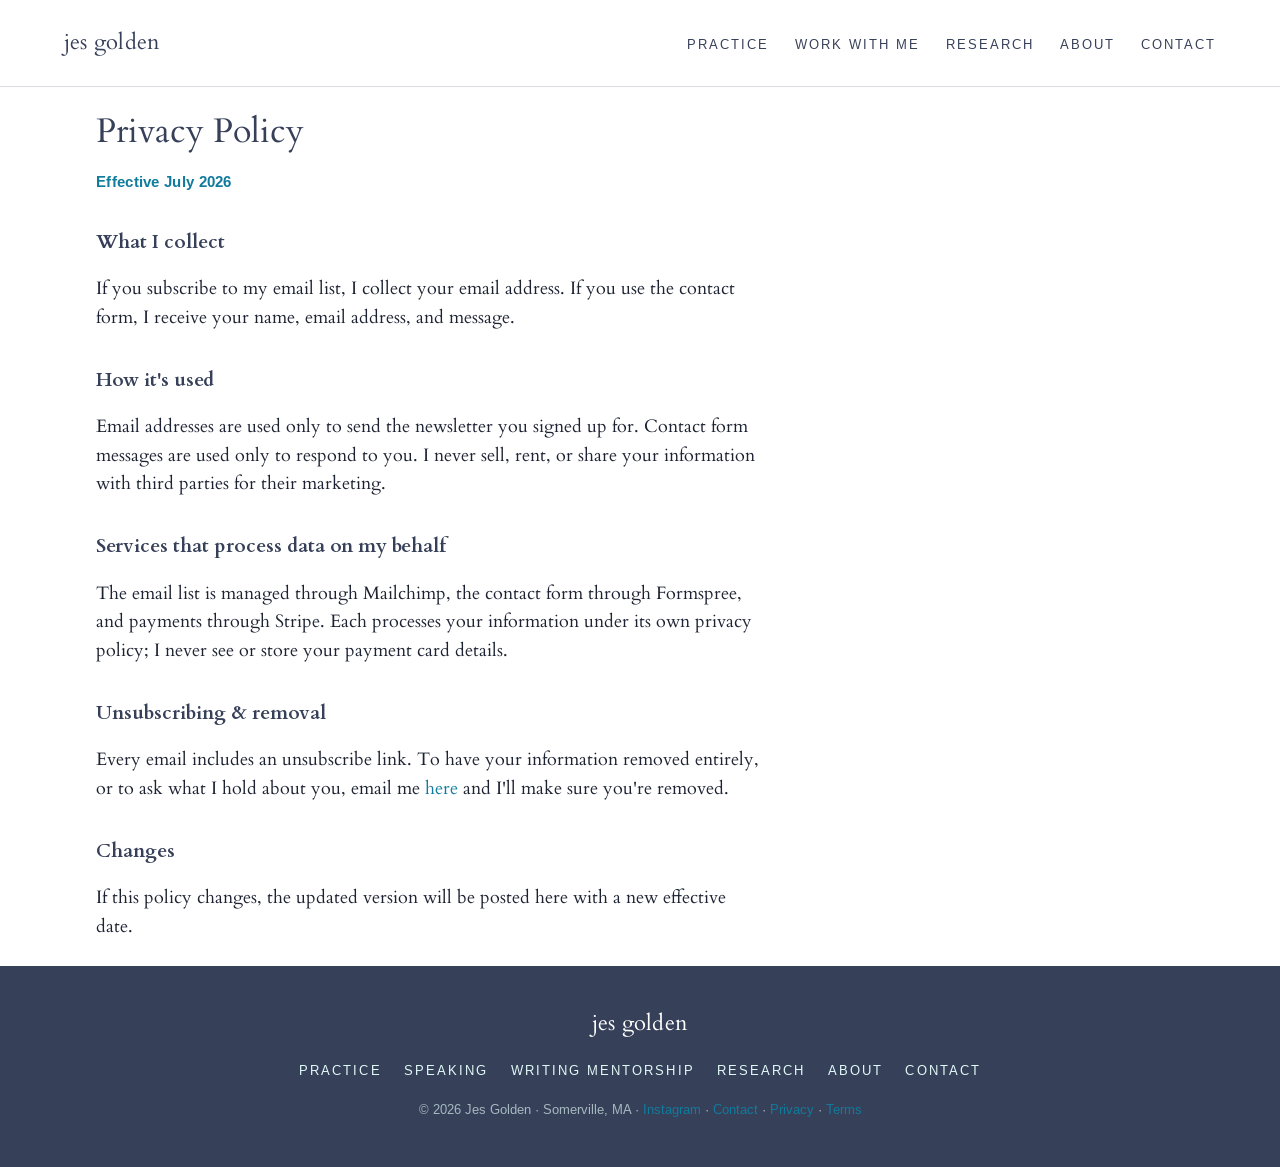
<file: privacy.html>
<!DOCTYPE html>
<!--
  ═══════════════ HOW TO EDIT THIS PAGE ═══════════════
  Search this file for "EDIT:" — you need to add your contact email
  and confirm the effective date before launch.
  ═════════════════════════════════════════════════════
-->
<html lang="en">
<head>
<meta charset="UTF-8">
<meta name="viewport" content="width=device-width, initial-scale=1.0">
<title>Privacy Policy — Jes Golden</title>
<meta name="robots" content="noindex">
<link rel="stylesheet" href="styles.css">
</head>
<body>

<header class="nav">
  <div class="wordmark"><a href="index.html">jes <span class="surname">golden</span></a></div>
  <nav aria-label="Primary">
    <ul>
      <li><a href="practice.html">Practice</a></li>
      <li><a href="speaking.html">Work With Me</a></li>
      <li><a href="research.html">Research</a></li>
      <li><a href="about.html">About</a></li>
      <li><a href="contact.html">Contact</a></li>
    </ul>
  </nav>
</header>

<main>

<section class="section">
  <div class="section-inner">
    <div class="body-col">
      <h2>Privacy Policy</h2>
      <p class="meta">Effective July 2026 <!-- EDIT: confirm date at launch --></p>

      <h3>What I collect</h3>
      <p>If you subscribe to my email list, I collect your email address. If you use the contact form, I receive your name, email address, and message.</p>

      <h3>How it's used</h3>
      <p>Email addresses are used only to send the newsletter you signed up for. Contact form messages are used only to respond to you. I never sell, rent, or share your information with third parties for their marketing.</p>

      <h3>Services that process data on my behalf</h3>
      <p>The email list is managed through Mailchimp, the contact form through Formspree, and payments through Stripe. Each processes your information under its own privacy policy; I never see or store your payment card details.</p>

      <h3>Unsubscribing &amp; removal</h3>
      <p>Every email includes an unsubscribe link. To have your information removed entirely, or to ask what I hold about you, email me <a href="contact.html">here</a> and I'll make sure you're removed.</p>

      <h3>Changes</h3>
      <p>If this policy changes, the updated version will be posted here with a new effective date.</p>
    </div>
  </div>
</section>

</main>

<footer class="footer">
  <div class="footer-inner">
    <div class="wordmark">jes <span class="surname">golden</span></div>
    <nav aria-label="Footer">
      <ul>
        <li><a href="practice.html">Practice</a></li>
        <li><a href="speaking.html">Speaking</a></li>
        <li><a href="writing.html">Writing Mentorship</a></li>
        <li><a href="research.html">Research</a></li>
        <li><a href="about.html">About</a></li>
        <li><a href="contact.html">Contact</a></li>
      </ul>
    </nav>
     <p class="fine">© 2026 Jes Golden · Somerville, MA · <a href="https://www.instagram.com/jes.golden">Instagram</a> · <a href="contact.html">Contact</a> · <a href="privacy.html">Privacy</a> · <a href="terms.html">Terms</a></p>
  </div>
</footer>

</body>
</html>
</file>
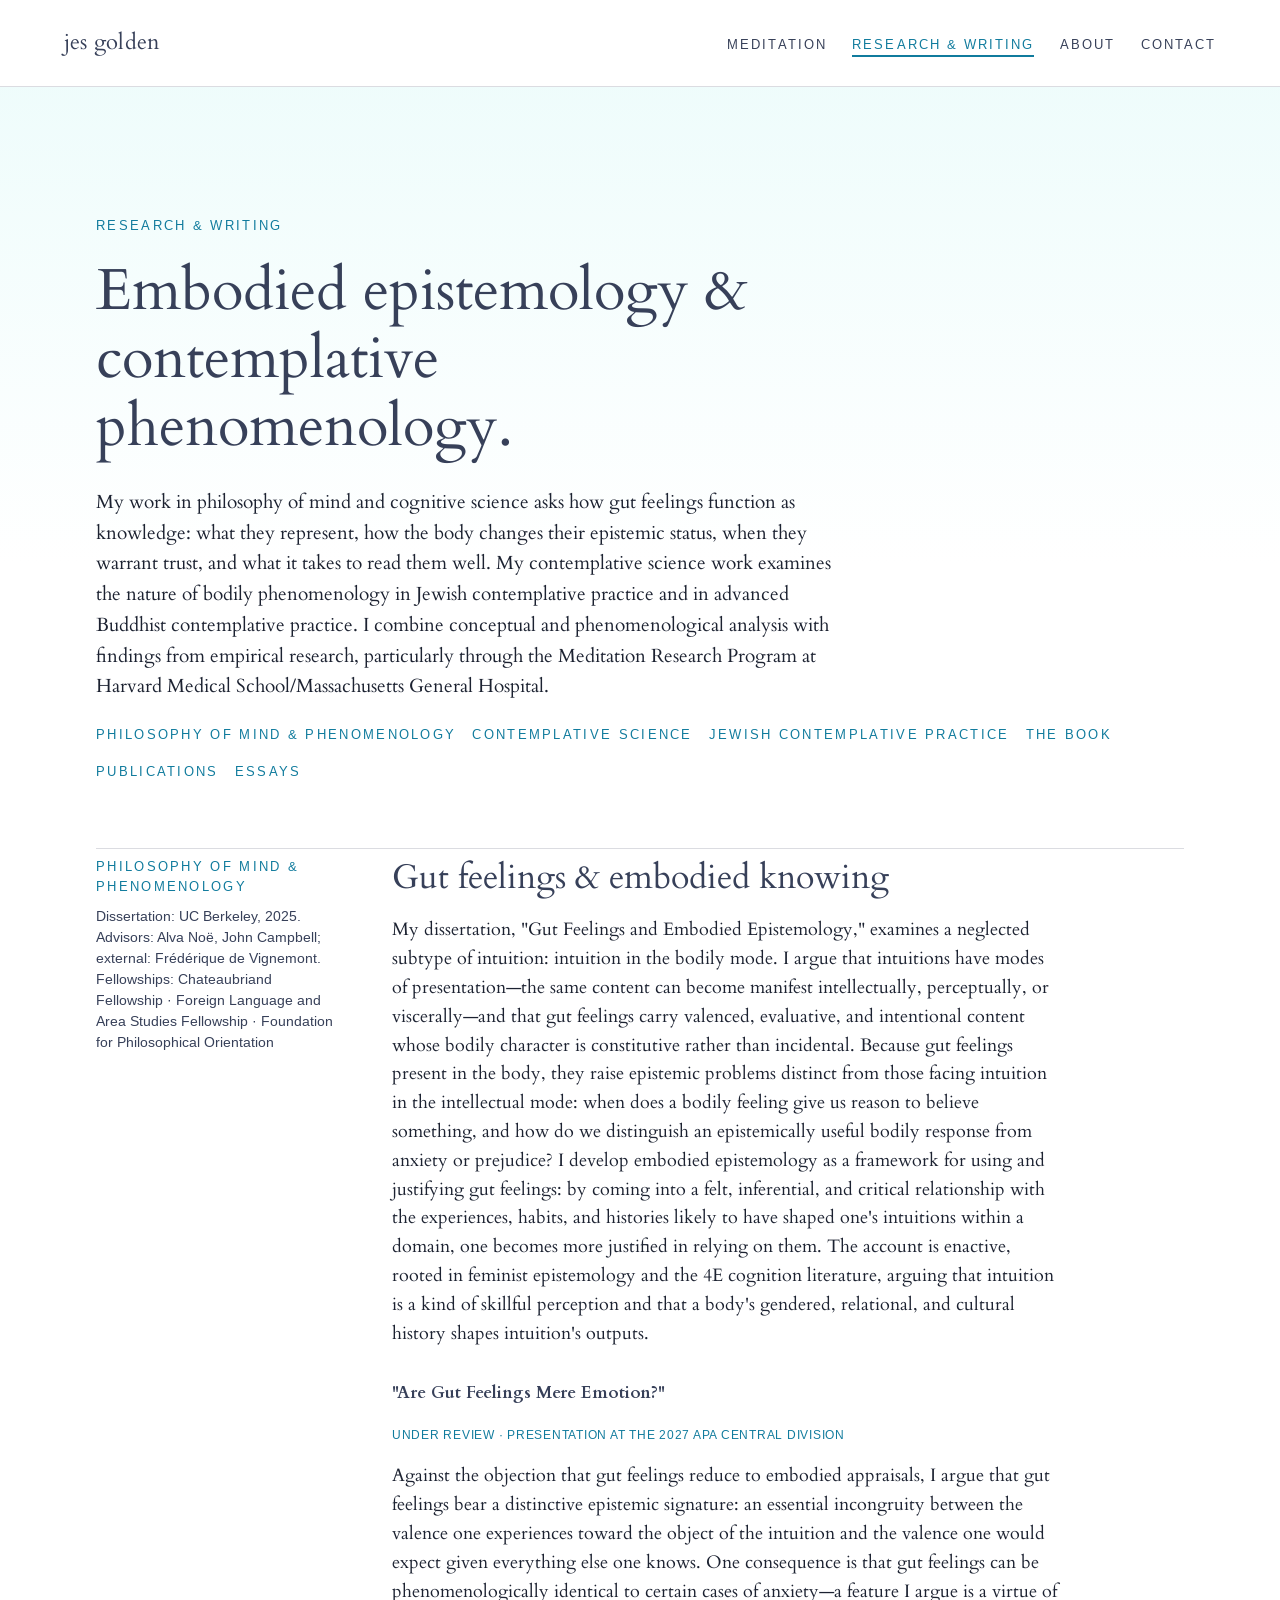
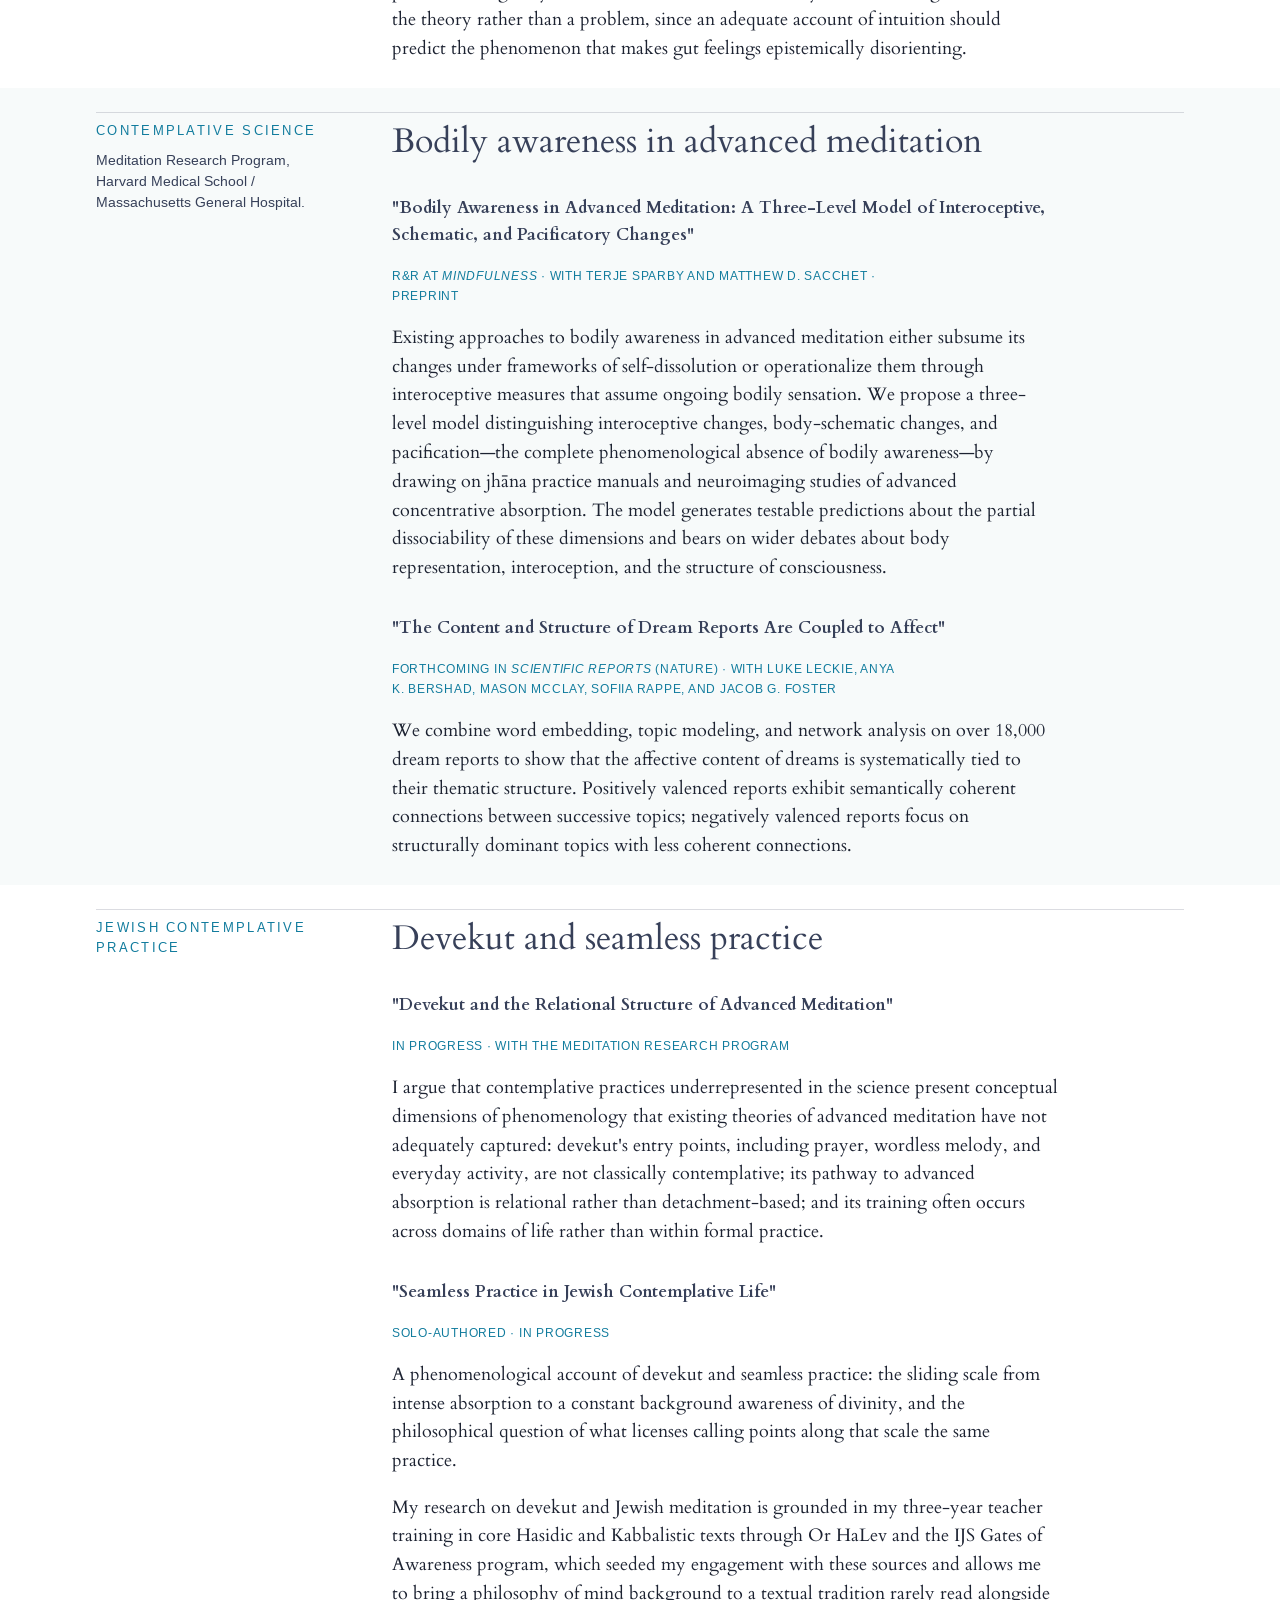
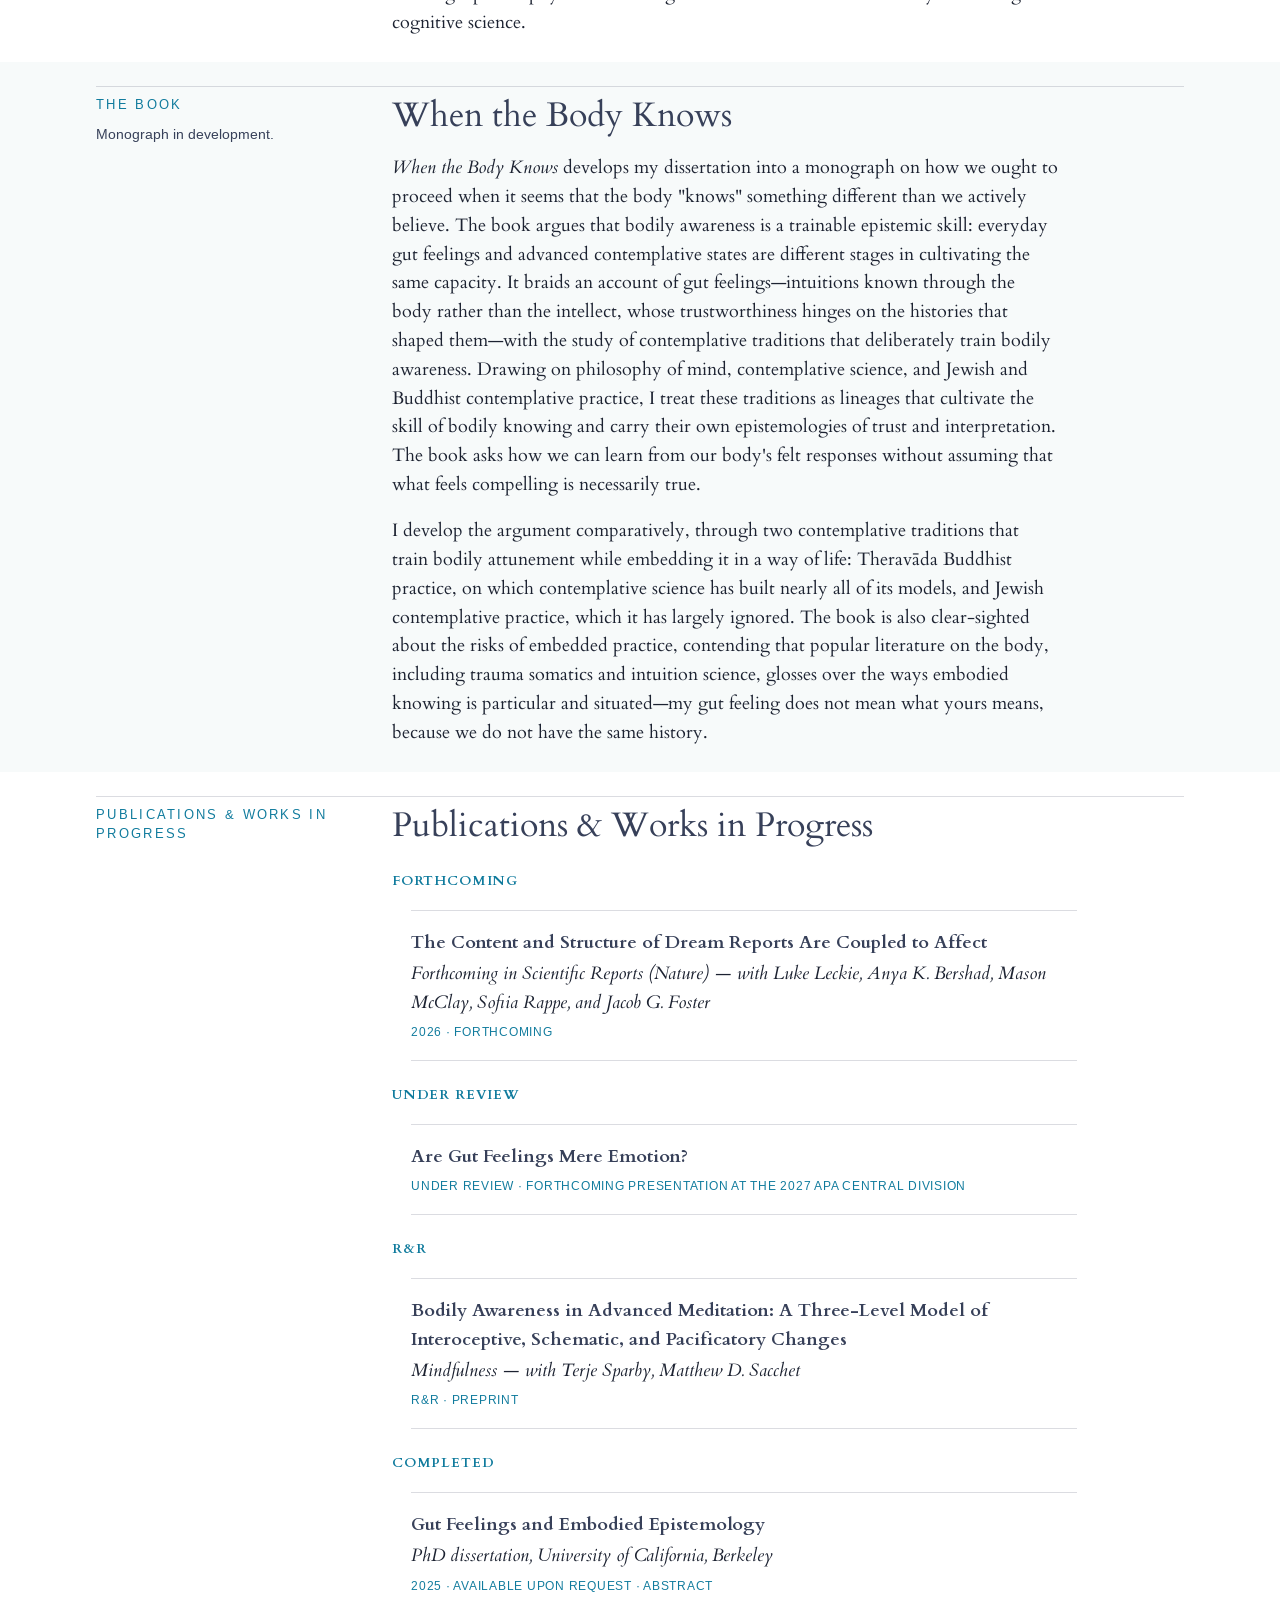
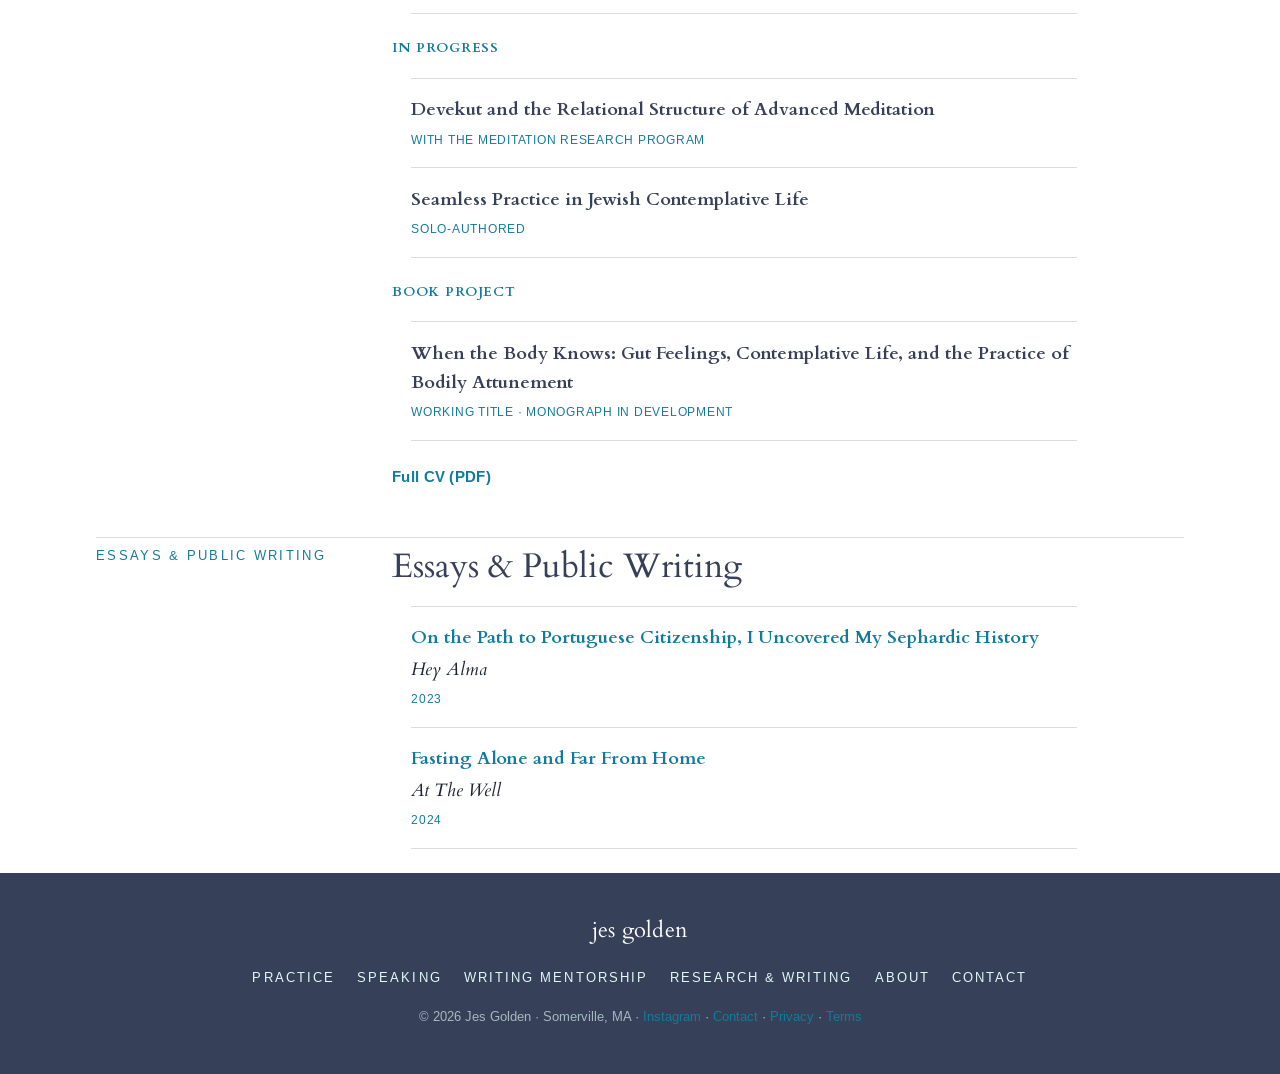
<file: research.html>
<!DOCTYPE html>
<html lang="en">
<head>
<meta charset="UTF-8">
<meta name="viewport" content="width=device-width, initial-scale=1.0">
<title>Research &amp; Writing — Jes Golden</title>
<meta name="description" content="Embodied epistemology, gut feelings, and the phenomenology of Jewish and Buddhist contemplative practice.">
<link rel="stylesheet" href="styles.css">
<style>
  .pubs { list-style: none; padding: 0; }
  .pubs li {
    border-top: 1px solid var(--rule);
    padding: 1.1rem 0;
    max-width: var(--measure);
  }
  .pubs li:last-child { border-bottom: 1px solid var(--rule); }
  .pubs .pub-title {
    font-family: var(--serif);
    font-weight: 700;
    color: var(--dusk);
  }
  .pubs .pub-venue {
    display: block;
    font-style: italic;
    margin-top: 0.15rem;
  }
  .pubs .pub-meta {
    display: block;
    margin-top: 0.3rem;
    font-family: var(--sans);
    font-size: 0.78rem;
    letter-spacing: 0.06em;
    text-transform: uppercase;
    color: var(--cerulean);
  }
  .paper-heading {
    font-family: var(--serif);
    font-size: 1.05rem;
    font-weight: 700;
    color: var(--dusk);
    margin-top: 2rem;
    margin-bottom: 0.2rem;
  }
  .paper-heading:first-child { margin-top: 0; }
  .paper-status {
    font-family: var(--sans);
    font-size: 0.78rem;
    letter-spacing: 0.06em;
    text-transform: uppercase;
    color: var(--cerulean);
    margin-bottom: 0.6rem;
  }
</style>
</head>
<body>

<header class="nav">
  <div class="wordmark"><a href="index.html">jes <span class="surname">golden</span></a></div>
  <nav aria-label="Primary">
    <ul>
      <li><a href="practice.html">Meditation</a></li>
      <li><a href="research.html" aria-current="page">Research &amp; Writing</a></li>
      <li><a href="about.html">About</a></li>
      <li><a href="contact.html">Contact</a></li>
    </ul>
  </nav>
</header>

<main>

<section class="hero">
  <div class="hero-inner">
    <span class="eyebrow">Research &amp; Writing</span>
    <h1>Embodied epistemology &amp; contemplative phenomenology.</h1>
    <p class="lede">My work in philosophy of mind and cognitive science asks how gut feelings function as knowledge: what they represent, how the body changes their epistemic status, when they warrant trust, and what it takes to read them well. My contemplative science work examines the nature of bodily phenomenology in Jewish contemplative practice and in advanced Buddhist contemplative practice. I combine conceptual and phenomenological analysis with findings from empirical research, particularly through the Meditation Research Program at Harvard Medical School/Massachusetts General Hospital.</p>
    <nav class="eyebrow" style="margin-top:1.4rem; display:flex; flex-wrap:wrap; gap:1rem;">
      <a href="#philosophy">Philosophy of Mind &amp; Phenomenology</a>
      <a href="#science">Contemplative Science</a>
      <a href="#jewish">Jewish Contemplative Practice</a>
      <a href="#book">The Book</a>
      <a href="#pubs">Publications</a>
      <a href="#essays">Essays</a>
    </nav>
  </div>
</section>

<section class="section" id="philosophy">
  <div class="section-inner">
    <div class="commented">
      <aside class="margin-note">
        <span class="eyebrow">Philosophy of mind &amp; phenomenology</span>
        Dissertation: UC Berkeley, 2025. Advisors: Alva Noë, John Campbell; external: Frédérique de Vignemont.
        Fellowships: Chateaubriand Fellowship · Foreign Language and Area Studies Fellowship · Foundation for Philosophical Orientation
      </aside>
      <div class="body-col">
        <h2>Gut feelings &amp; embodied knowing</h2>

        <p>My dissertation, "Gut Feelings and Embodied Epistemology," examines a neglected subtype of intuition: intuition in the bodily mode. I argue that intuitions have modes of presentation—the same content can become manifest intellectually, perceptually, or viscerally—and that gut feelings carry valenced, evaluative, and intentional content whose bodily character is constitutive rather than incidental. Because gut feelings present in the body, they raise epistemic problems distinct from those facing intuition in the intellectual mode: when does a bodily feeling give us reason to believe something, and how do we distinguish an epistemically useful bodily response from anxiety or prejudice? I develop embodied epistemology as a framework for using and justifying gut feelings: by coming into a felt, inferential, and critical relationship with the experiences, habits, and histories likely to have shaped one's intuitions within a domain, one becomes more justified in relying on them. The account is enactive, rooted in feminist epistemology and the 4E cognition literature, arguing that intuition is a kind of skillful perception and that a body's gendered, relational, and cultural history shapes intuition's outputs.</p>

        <p class="paper-heading">"Are Gut Feelings Mere Emotion?"</p>
        <p class="paper-status">Under review · Presentation at the 2027 APA Central Division</p>
        <p>Against the objection that gut feelings reduce to embodied appraisals, I argue that gut feelings bear a distinctive epistemic signature: an essential incongruity between the valence one experiences toward the object of the intuition and the valence one would expect given everything else one knows. One consequence is that gut feelings can be phenomenologically identical to certain cases of anxiety—a feature I argue is a virtue of the theory rather than a problem, since an adequate account of intuition should predict the phenomenon that makes gut feelings epistemically disorienting.</p>
      </div>
    </div>
  </div>
</section>

<section class="section tint" id="science">
  <div class="section-inner">
    <div class="commented">
      <aside class="margin-note">
        <span class="eyebrow">Contemplative science</span>
        Meditation Research Program, Harvard Medical School / Massachusetts General Hospital.
      </aside>
      <div class="body-col">
        <h2>Bodily awareness in advanced meditation</h2>

        <p class="paper-heading">"Bodily Awareness in Advanced Meditation: A Three-Level Model of Interoceptive, Schematic, and Pacificatory Changes"</p>
        <p class="paper-status">R&amp;R at <i>Mindfulness</i> · With Terje Sparby and Matthew D. Sacchet · <a href="https://osf.io/preprints/psyarxiv/utgjp_v1">Preprint</a></p>
        <p>Existing approaches to bodily awareness in advanced meditation either subsume its changes under frameworks of self-dissolution or operationalize them through interoceptive measures that assume ongoing bodily sensation. We propose a three-level model distinguishing interoceptive changes, body-schematic changes, and pacification—the complete phenomenological absence of bodily awareness—by drawing on jhāna practice manuals and neuroimaging studies of advanced concentrative absorption. The model generates testable predictions about the partial dissociability of these dimensions and bears on wider debates about body representation, interoception, and the structure of consciousness.</p>

        <p class="paper-heading">"The Content and Structure of Dream Reports Are Coupled to Affect"</p>
        <p class="paper-status">Forthcoming in <i>Scientific Reports</i> (Nature) · With Luke Leckie, Anya K. Bershad, Mason McClay, Sofiia Rappe, and Jacob G. Foster</p>
        <p>We combine word embedding, topic modeling, and network analysis on over 18,000 dream reports to show that the affective content of dreams is systematically tied to their thematic structure. Positively valenced reports exhibit semantically coherent connections between successive topics; negatively valenced reports focus on structurally dominant topics with less coherent connections.</p>
      </div>
    </div>
  </div>
</section>

<section class="section" id="jewish">
  <div class="section-inner">
    <div class="commented">
      <aside class="margin-note">
        <span class="eyebrow">Jewish contemplative practice</span>
      </aside>
      <div class="body-col">
        <h2>Devekut and seamless practice</h2>

        <p class="paper-heading">"Devekut and the Relational Structure of Advanced Meditation"</p>
        <p class="paper-status">In progress · With the Meditation Research Program</p>
        <p>I argue that contemplative practices underrepresented in the science present conceptual dimensions of phenomenology that existing theories of advanced meditation have not adequately captured: devekut's entry points, including prayer, wordless melody, and everyday activity, are not classically contemplative; its pathway to advanced absorption is relational rather than detachment-based; and its training often occurs across domains of life rather than within formal practice.</p>

        <p class="paper-heading">"Seamless Practice in Jewish Contemplative Life"</p>
        <p class="paper-status">Solo-authored · In progress</p>
        <p>A phenomenological account of devekut and seamless practice: the sliding scale from intense absorption to a constant background awareness of divinity, and the philosophical question of what licenses calling points along that scale the same practice.</p>

        <p>My research on devekut and Jewish meditation is grounded in my three-year teacher training in core Hasidic and Kabbalistic texts through Or HaLev and the IJS Gates of Awareness program, which seeded my engagement with these sources and allows me to bring a philosophy of mind background to a textual tradition rarely read alongside cognitive science.</p>
      </div>
    </div>
  </div>
</section>

<section class="section tint" id="book">
  <div class="section-inner">
    <div class="commented">
      <aside class="margin-note">
        <span class="eyebrow">The book</span>
        Monograph in development.
      </aside>
      <div class="body-col">
        <h2>When the Body Knows</h2>

        <p><i>When the Body Knows</i> develops my dissertation into a monograph on how we ought to proceed when it seems that the body "knows" something different than we actively believe. The book argues that bodily awareness is a trainable epistemic skill: everyday gut feelings and advanced contemplative states are different stages in cultivating the same capacity. It braids an account of gut feelings—intuitions known through the body rather than the intellect, whose trustworthiness hinges on the histories that shaped them—with the study of contemplative traditions that deliberately train bodily awareness. Drawing on philosophy of mind, contemplative science, and Jewish and Buddhist contemplative practice, I treat these traditions as lineages that cultivate the skill of bodily knowing and carry their own epistemologies of trust and interpretation. The book asks how we can learn from our body's felt responses without assuming that what feels compelling is necessarily true.</p>

        <p>I develop the argument comparatively, through two contemplative traditions that train bodily attunement while embedding it in a way of life: Theravāda Buddhist practice, on which contemplative science has built nearly all of its models, and Jewish contemplative practice, which it has largely ignored. The book is also clear-sighted about the risks of embedded practice, contending that popular literature on the body, including trauma somatics and intuition science, glosses over the ways embodied knowing is particular and situated—my gut feeling does not mean what yours means, because we do not have the same history.</p>

      </div>
    </div>
  </div>
</section>

<section class="section" id="pubs">
  <div class="section-inner">
    <div class="commented">
      <aside class="margin-note">
        <span class="eyebrow">Publications &amp; works in progress</span>
      </aside>
      <div class="body-col">
        <h2>Publications &amp; Works in Progress</h2>

        <h3 style="font-size:0.85rem; text-transform:uppercase; letter-spacing:0.06em; color:var(--cerulean); margin-top:1.5rem; margin-bottom:0.5rem;">Forthcoming</h3>
        <ul class="pubs">
          <li>
            <span class="pub-title">The Content and Structure of Dream Reports Are Coupled to Affect</span>
            <span class="pub-venue">Forthcoming in Scientific Reports (Nature) — with Luke Leckie, Anya K. Bershad, Mason McClay, Sofiia Rappe, and Jacob G. Foster</span>
            <span class="pub-meta">2026 · Forthcoming</span>
          </li>
        </ul>

        <h3 style="font-size:0.85rem; text-transform:uppercase; letter-spacing:0.06em; color:var(--cerulean); margin-top:1.5rem; margin-bottom:0.5rem;">Under review</h3>
        <ul class="pubs">
          <li>
            <span class="pub-title">Are Gut Feelings Mere Emotion?</span>
            <span class="pub-meta">Under review · Forthcoming presentation at the 2027 APA Central Division</span>
          </li>
        </ul>

        <h3 style="font-size:0.85rem; text-transform:uppercase; letter-spacing:0.06em; color:var(--cerulean); margin-top:1.5rem; margin-bottom:0.5rem;">R&amp;R</h3>
        <ul class="pubs">
          <li>
            <span class="pub-title">Bodily Awareness in Advanced Meditation: A Three-Level Model of Interoceptive, Schematic, and Pacificatory Changes</span>
            <span class="pub-venue"><i>Mindfulness</i> — with Terje Sparby, Matthew D. Sacchet</span>
            <span class="pub-meta">R&amp;R · <a href="https://osf.io/preprints/psyarxiv/utgjp_v1">Preprint</a></span>
          </li>
        </ul>

        <h3 style="font-size:0.85rem; text-transform:uppercase; letter-spacing:0.06em; color:var(--cerulean); margin-top:1.5rem; margin-bottom:0.5rem;">Completed</h3>
        <ul class="pubs">
          <li>
            <span class="pub-title">Gut Feelings and Embodied Epistemology</span>
            <span class="pub-venue">PhD dissertation, University of California, Berkeley</span>
            <span class="pub-meta">2025 · Available upon request · <a href="https://philpapers.org/rec/GOLGFA">Abstract</a></span>
          </li>
        </ul>

        <h3 style="font-size:0.85rem; text-transform:uppercase; letter-spacing:0.06em; color:var(--cerulean); margin-top:1.5rem; margin-bottom:0.5rem;">In progress</h3>
        <ul class="pubs">
          <li>
            <span class="pub-title">Devekut and the Relational Structure of Advanced Meditation</span>
            <span class="pub-meta">With the Meditation Research Program</span>
          </li>
          <li>
            <span class="pub-title">Seamless Practice in Jewish Contemplative Life</span>
            <span class="pub-meta">Solo-authored</span>
          </li>
        </ul>

        <h3 style="font-size:0.85rem; text-transform:uppercase; letter-spacing:0.06em; color:var(--cerulean); margin-top:1.5rem; margin-bottom:0.5rem;">Book project</h3>
        <ul class="pubs">
          <li>
            <span class="pub-title">When the Body Knows: Gut Feelings, Contemplative Life, and the Practice of Bodily Attunement</span>
            <span class="pub-meta">Working title · Monograph in development</span>
          </li>
        </ul>

        <!-- EDIT: CV — name your CV file "jes-golden-cv.pdf" (no spaces), drag it into the GitHub
     repository exactly like the .html files, and this link works. To update the CV later,
     upload a new file with the same name — it replaces the old one automatically. -->
        <p class="meta" style="margin-top:1.5rem;"><a href="jes-golden-cv.pdf">Full CV (PDF)</a></p>
      </div>
    </div>
  </div>
</section>

<section class="section" id="essays">
  <div class="section-inner">
    <div class="commented">
      <aside class="margin-note">
        <span class="eyebrow">Essays &amp; public writing</span>
      </aside>
      <div class="body-col">
        <h2>Essays &amp; Public Writing</h2>
        <ul class="pubs">
          <li>
            <span class="pub-title"><a href="https://www.heyalma.com/on-the-path-to-portuguese-citizenship-i-uncovered-my-sephardic-history/">On the Path to Portuguese Citizenship, I Uncovered My Sephardic History</a></span>
            <span class="pub-venue">Hey Alma</span>
            <span class="pub-meta">2023</span>
          </li>
          <li>
            <span class="pub-title"><a href="https://www.atthewellproject.com/blog/fasting-alone-and-far-from-home">Fasting Alone and Far From Home</a></span>
            <span class="pub-venue">At The Well</span>
            <span class="pub-meta">2024</span>
          </li>
        </ul>
      </div>
    </div>
  </div>
</section>

</main>

<footer class="footer">
  <div class="footer-inner">
    <div class="wordmark">jes <span class="surname">golden</span></div>
    <nav aria-label="Footer">
      <ul>
        <li><a href="practice.html">Practice</a></li>
        <li><a href="speaking.html">Speaking</a></li>
        <li><a href="writing.html">Writing Mentorship</a></li>
        <li><a href="research.html">Research &amp; Writing</a></li>
        <li><a href="about.html">About</a></li>
        <li><a href="contact.html">Contact</a></li>
      </ul>
    </nav>
    <p class="fine">© 2026 Jes Golden · Somerville, MA · <a href="https://www.instagram.com/jes.golden">Instagram</a> · <a href="contact.html">Contact</a> · <a href="privacy.html">Privacy</a> · <a href="terms.html">Terms</a></p>
  </div>
</footer>

</body>
</html>
</file>
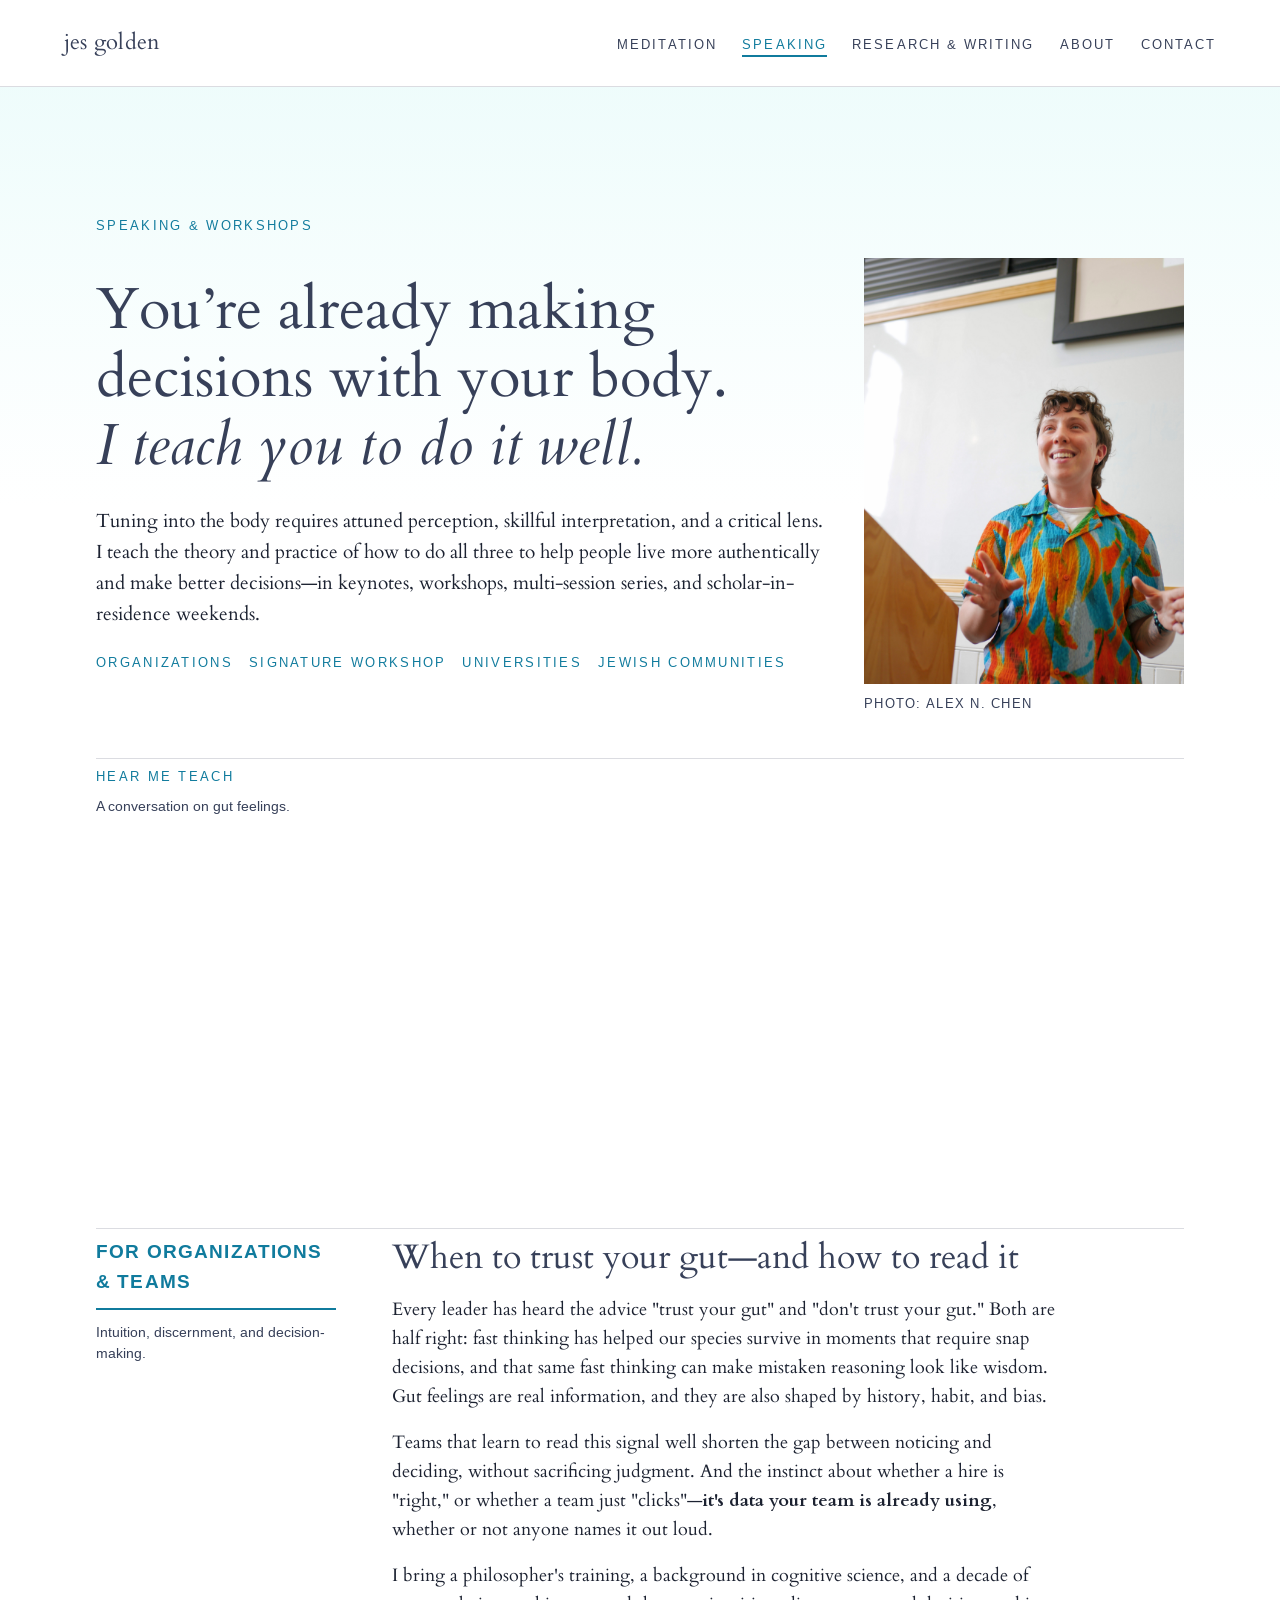
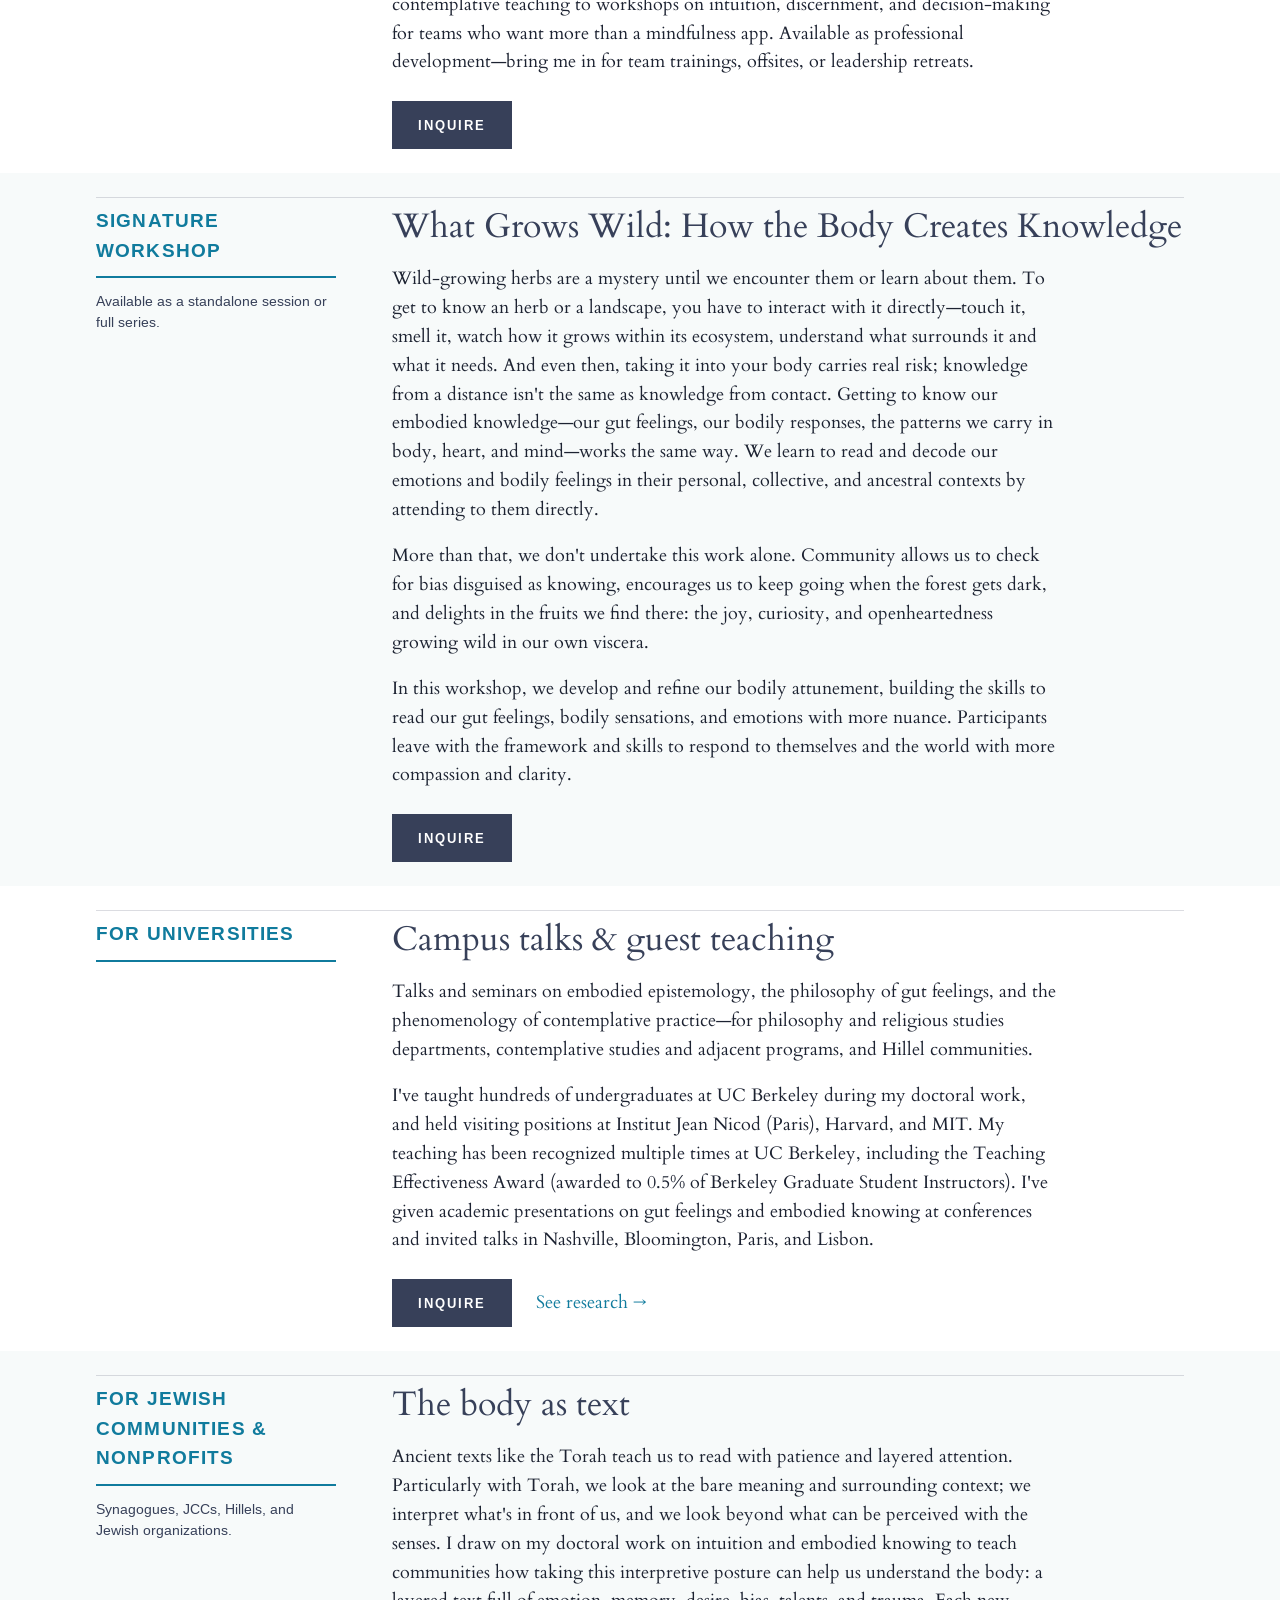
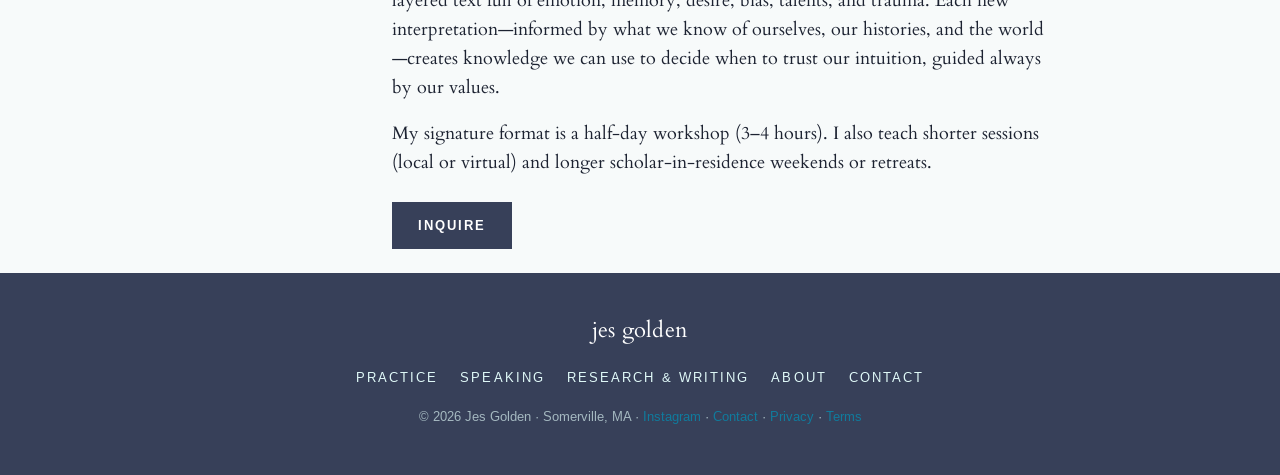
<file: speaking.html>
<!DOCTYPE html>
<!--
  ═══════════════ HOW TO EDIT THIS PAGE ═══════════════
  Text lives between tags:   <p>Edit these words.</p>
  Links look like:           <a href="PASTE-URL-HERE">visible text</a>
  Never edit inside < >  except to swap a URL in quotes.
  Search this file for "EDIT:" to find every spot waiting for your input.
  Notes like this one are invisible on the live site.
  ═════════════════════════════════════════════════════
-->

<html lang="en">
<head>
<meta charset="UTF-8">
<meta name="viewport" content="width=device-width, initial-scale=1.0">
<title>Speaking &amp; Workshops — Jes Golden</title>
<meta name="description" content="Keynotes, workshops, and series for organizations, universities, Jewish communities, and nonprofits.">
<link rel="stylesheet" href="styles.css">
</head>
<body>

<header class="nav">
  <div class="wordmark"><a href="index.html">jes <span class="surname">golden</span></a></div>
  <nav aria-label="Primary">
    <ul>
      <li><a href="practice.html">Meditation</a></li>
      <li><a href="speaking.html" aria-current="page">Speaking</a></li>
      <li><a href="research.html">Research &amp; Writing</a></li>
      <li><a href="about.html">About</a></li>
      <li><a href="contact.html">Contact</a></li>
    </ul>
  </nav>
</header>

<main>

<section class="hero">
  <div class="hero-inner">
    <span class="eyebrow">Speaking &amp; Workshops</span>
    <div class="hero-split">
      <div class="hero-text">
        <h1>You&rsquo;re already making decisions with your body. <em>I teach you to do it well.</em></h1>
        <p class="lede">Tuning into the body requires attuned perception, skillful interpretation, and a critical lens. I teach the theory and practice of how to do all three to help people live more authentically and make better decisions—in keynotes, workshops, multi-session series, and scholar-in-residence weekends.</p>
        <nav class="eyebrow" style="margin-top:1.4rem; display:flex; flex-wrap:wrap; gap:1rem;">
          <a href="#organizations">Organizations</a>
          <a href="#signature-workshop">Signature Workshop</a>
          <a href="#universities">Universities</a>
          <a href="#jewish-communities">Jewish Communities</a>
        </nav>
      </div>
      <figure class="hero-photo portrait-frame">
        <img src="jes-workshop.jpeg" alt="Jes Golden leading a workshop">
        <figcaption>Photo: Alex N. Chen</figcaption>
      </figure>
    </div>
  </div>
</section>

<section class="section">
  <div class="section-inner">
    <div class="commented">
      <aside class="margin-note">
        <span class="eyebrow">Hear me teach</span>
        A conversation on gut feelings.
      </aside>
      <div class="body-col">
        <div class="video-embed">
          <iframe src="https://www.youtube.com/embed/p-JHe4OL2tM?start=811" title="Jes Golden on gut feelings" allowfullscreen></iframe>
        </div>
      </div>
    </div>
  </div>
</section>

<section class="section" id="organizations">
  <div class="section-inner">
    <div class="commented">
      <aside class="margin-note heading-note">
        <span class="eyebrow">For organizations &amp; teams</span>
        Intuition, discernment, and decision-making.
      </aside>
      <div class="body-col">
        <h2>When to trust your gut—and how to read it</h2>
        <p>Every leader has heard the advice "trust your gut" and "don't trust your gut." Both are half right: fast thinking has helped our species survive in moments that require snap decisions, and that same fast thinking can make mistaken reasoning look like wisdom. Gut feelings are real information, and they are also shaped by history, habit, and bias.</p>
        <p>Teams that learn to read this signal well shorten the gap between noticing and deciding, without sacrificing judgment. And the instinct about whether a hire is "right," or whether a team just "clicks"—<strong>it's data your team is already using</strong>, whether or not anyone names it out loud.</p>
        <p>I bring a philosopher's training, a background in cognitive science, and a decade of contemplative teaching to workshops on intuition, discernment, and decision-making for teams who want more than a mindfulness app. Available as professional development—bring me in for team trainings, offsites, or leadership retreats.</p>
        <p style="margin-top:1.5rem;"><a class="btn" href="contact.html">Inquire</a></p>
      </div>
    </div>
  </div>
</section>

<section class="section tint" id="signature-workshop">
  <div class="section-inner">
    <div class="commented">
      <aside class="margin-note heading-note">
        <span class="eyebrow">Signature workshop</span>
        Available as a standalone session or full series.
      </aside>
      <div class="body-col">
        <h2>What Grows Wild: How the Body Creates Knowledge</h2>
        <p>Wild-growing herbs are a mystery until we encounter them or learn about them. To get to know an herb or a landscape, you have to interact with it directly—touch it, smell it, watch how it grows within its ecosystem, understand what surrounds it and what it needs. And even then, taking it into your body carries real risk; knowledge from a distance isn't the same as knowledge from contact. Getting to know our embodied knowledge—our gut feelings, our bodily responses, the patterns we carry in body, heart, and mind—works the same way. We learn to read and decode our emotions and bodily feelings in their personal, collective, and ancestral contexts by attending to them directly.</p>
        <p>More than that, we don't undertake this work alone. Community allows us to check for bias disguised as knowing, encourages us to keep going when the forest gets dark, and delights in the fruits we find there: the joy, curiosity, and openheartedness growing wild in our own viscera.</p>
        <p>In this workshop, we develop and refine our bodily attunement, building the skills to read our gut feelings, bodily sensations, and emotions with more nuance. Participants leave with the framework and skills to respond to themselves and the world with more compassion and clarity.</p>
        <p style="margin-top:1.5rem;"><a class="btn" href="contact.html">Inquire</a></p>
      </div>
    </div>
  </div>
</section>

<section class="section" id="universities">
  <div class="section-inner">
    <div class="commented">
      <aside class="margin-note heading-note">
        <span class="eyebrow">For universities</span>
      </aside>
      <div class="body-col">
        <h2>Campus talks &amp; guest teaching</h2>
        <p>Talks and seminars on embodied epistemology, the philosophy of gut feelings, and the phenomenology of contemplative practice—for philosophy and religious studies departments, contemplative studies and adjacent programs, and Hillel communities.</p>
        <p>I've taught hundreds of undergraduates at UC Berkeley during my doctoral work, and held visiting positions at Institut Jean Nicod (Paris), Harvard, and MIT. My teaching has been recognized multiple times at UC Berkeley, including the Teaching Effectiveness Award (awarded to 0.5% of Berkeley Graduate Student Instructors). I've given academic presentations on gut feelings and embodied knowing at conferences and invited talks in Nashville, Bloomington, Paris, and Lisbon.</p>
        <div style="display:flex; align-items:center; gap:1.5rem; flex-wrap:wrap; margin-top:1.5rem;">
          <a class="btn" href="contact.html">Inquire</a>
          <a href="research.html">See research &rarr;</a>
        </div>
      </div>
    </div>
  </div>
</section>

<section class="section tint" id="jewish-communities">
  <div class="section-inner">
    <div class="commented">
      <aside class="margin-note heading-note">
        <span class="eyebrow">For Jewish communities &amp; nonprofits</span>
        Synagogues, JCCs, Hillels, and Jewish organizations.
      </aside>
      <div class="body-col">
        <h2>The body as text</h2>
        <p>Ancient texts like the Torah teach us to read with patience and layered attention. Particularly with Torah, we look at the bare meaning and surrounding context; we interpret what's in front of us, and we look beyond what can be perceived with the senses. I draw on my doctoral work on intuition and embodied knowing to teach communities how taking this interpretive posture can help us understand the body: a layered text full of emotion, memory, desire, bias, talents, and trauma. Each new interpretation—informed by what we know of ourselves, our histories, and the world—creates knowledge we can use to decide when to trust our intuition, guided always by our values.</p>
        <p>My signature format is a half-day workshop (3–4 hours). I also teach shorter sessions (local or virtual) and longer scholar-in-residence weekends or retreats.</p>
        <p style="margin-top:1.5rem;"><a class="btn" href="contact.html">Inquire</a></p>
      </div>
    </div>
  </div>
</section>

</main>

<footer class="footer">
  <div class="footer-inner">
    <div class="wordmark">jes <span class="surname">golden</span></div>
    <nav aria-label="Footer">
      <ul>
        <li><a href="practice.html">Practice</a></li>
        <li><a href="speaking.html">Speaking</a></li>
        <li><a href="research.html">Research &amp; Writing</a></li>
        <li><a href="about.html">About</a></li>
        <li><a href="contact.html">Contact</a></li>
      </ul>
    </nav>
    <p class="fine">© 2026 Jes Golden · Somerville, MA · <a href="https://www.instagram.com/jes.golden">Instagram</a> · <a href="contact.html">Contact</a> · <a href="privacy.html">Privacy</a> · <a href="terms.html">Terms</a></p>
  </div>
</footer>

</body>
</html>
</file>
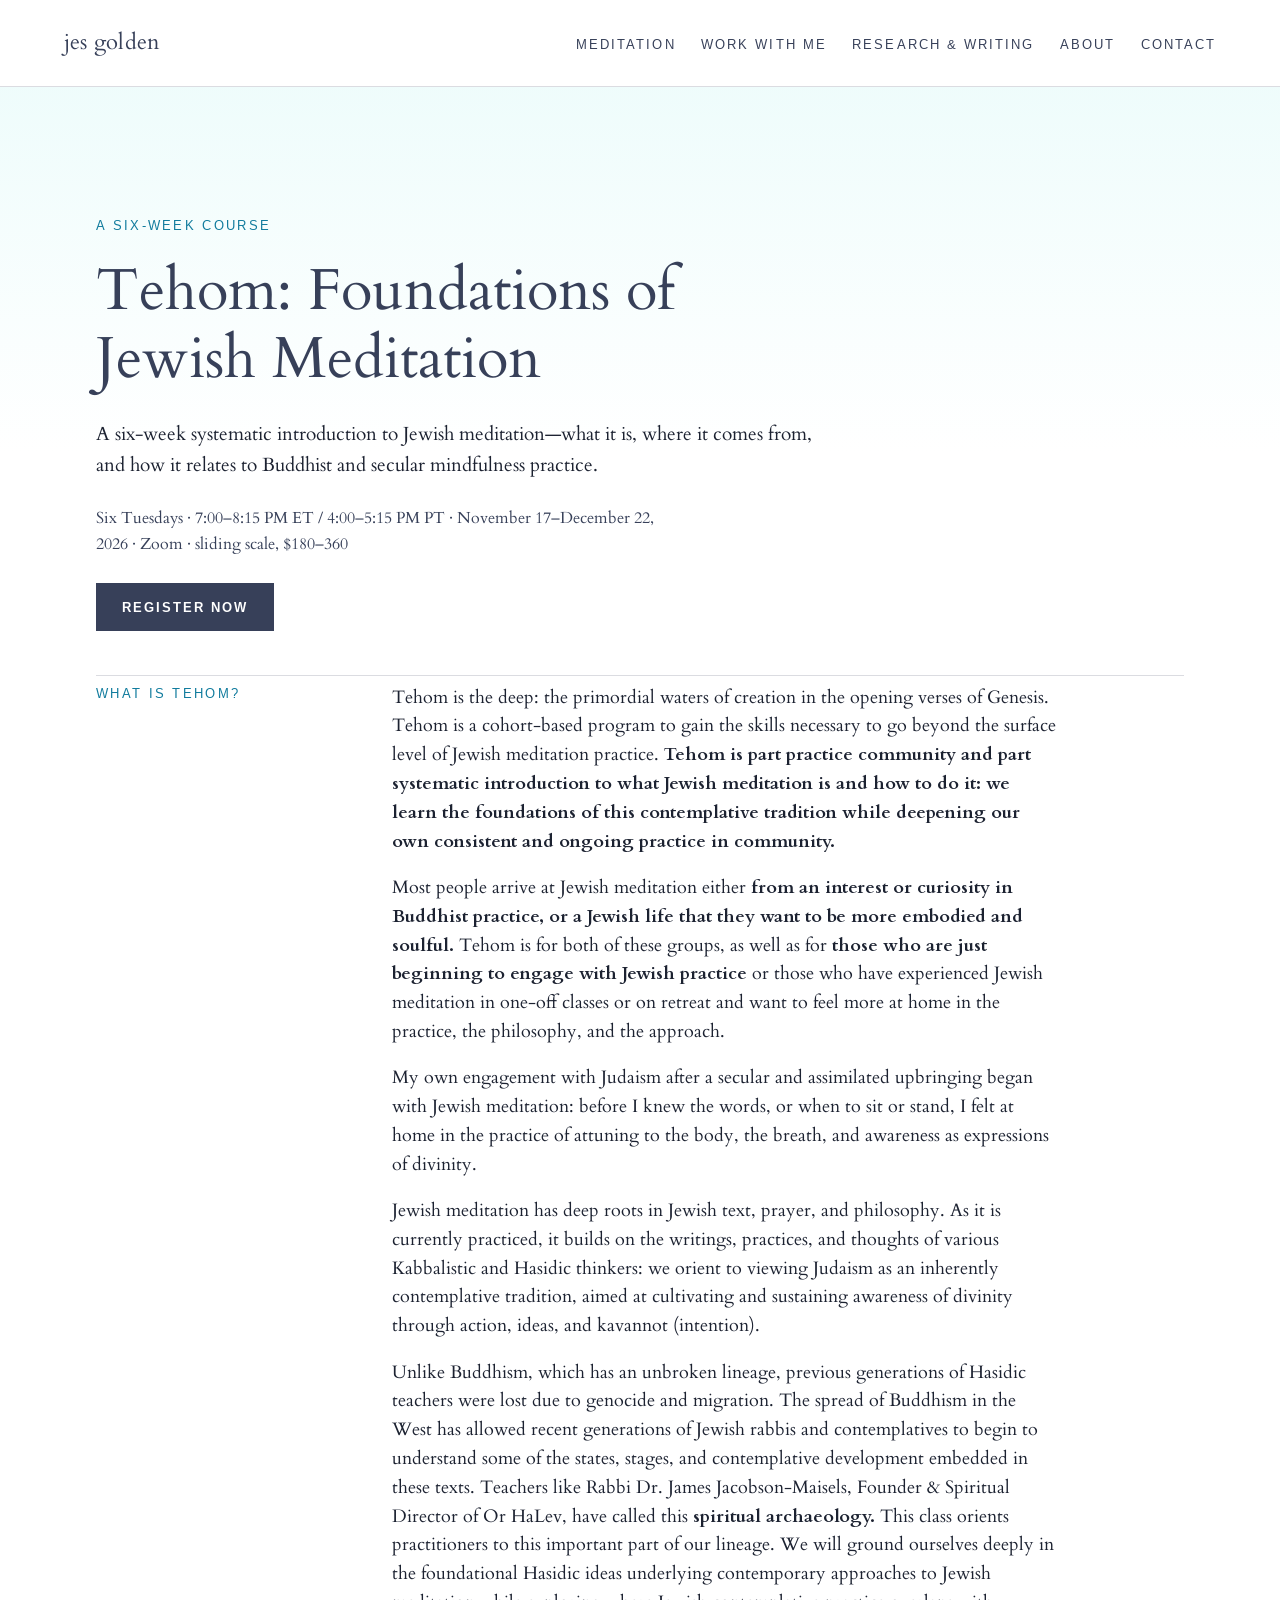
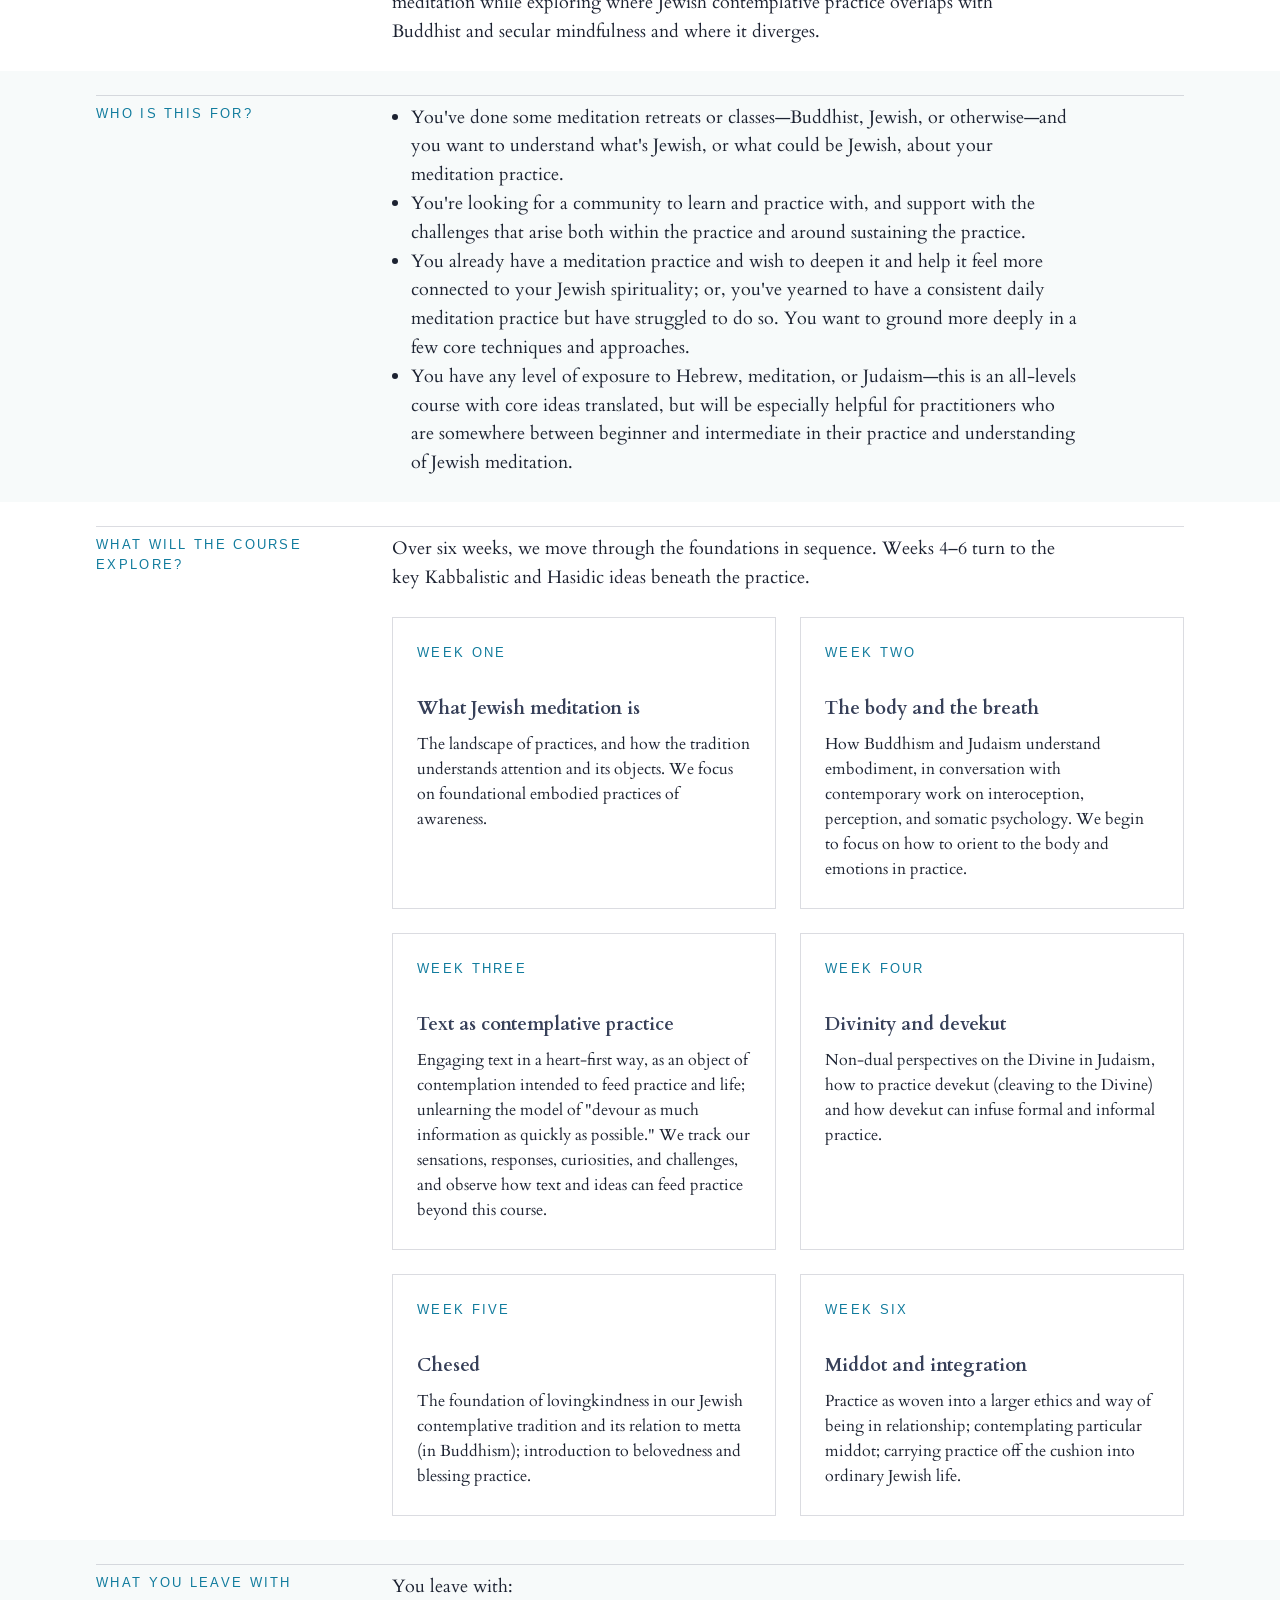
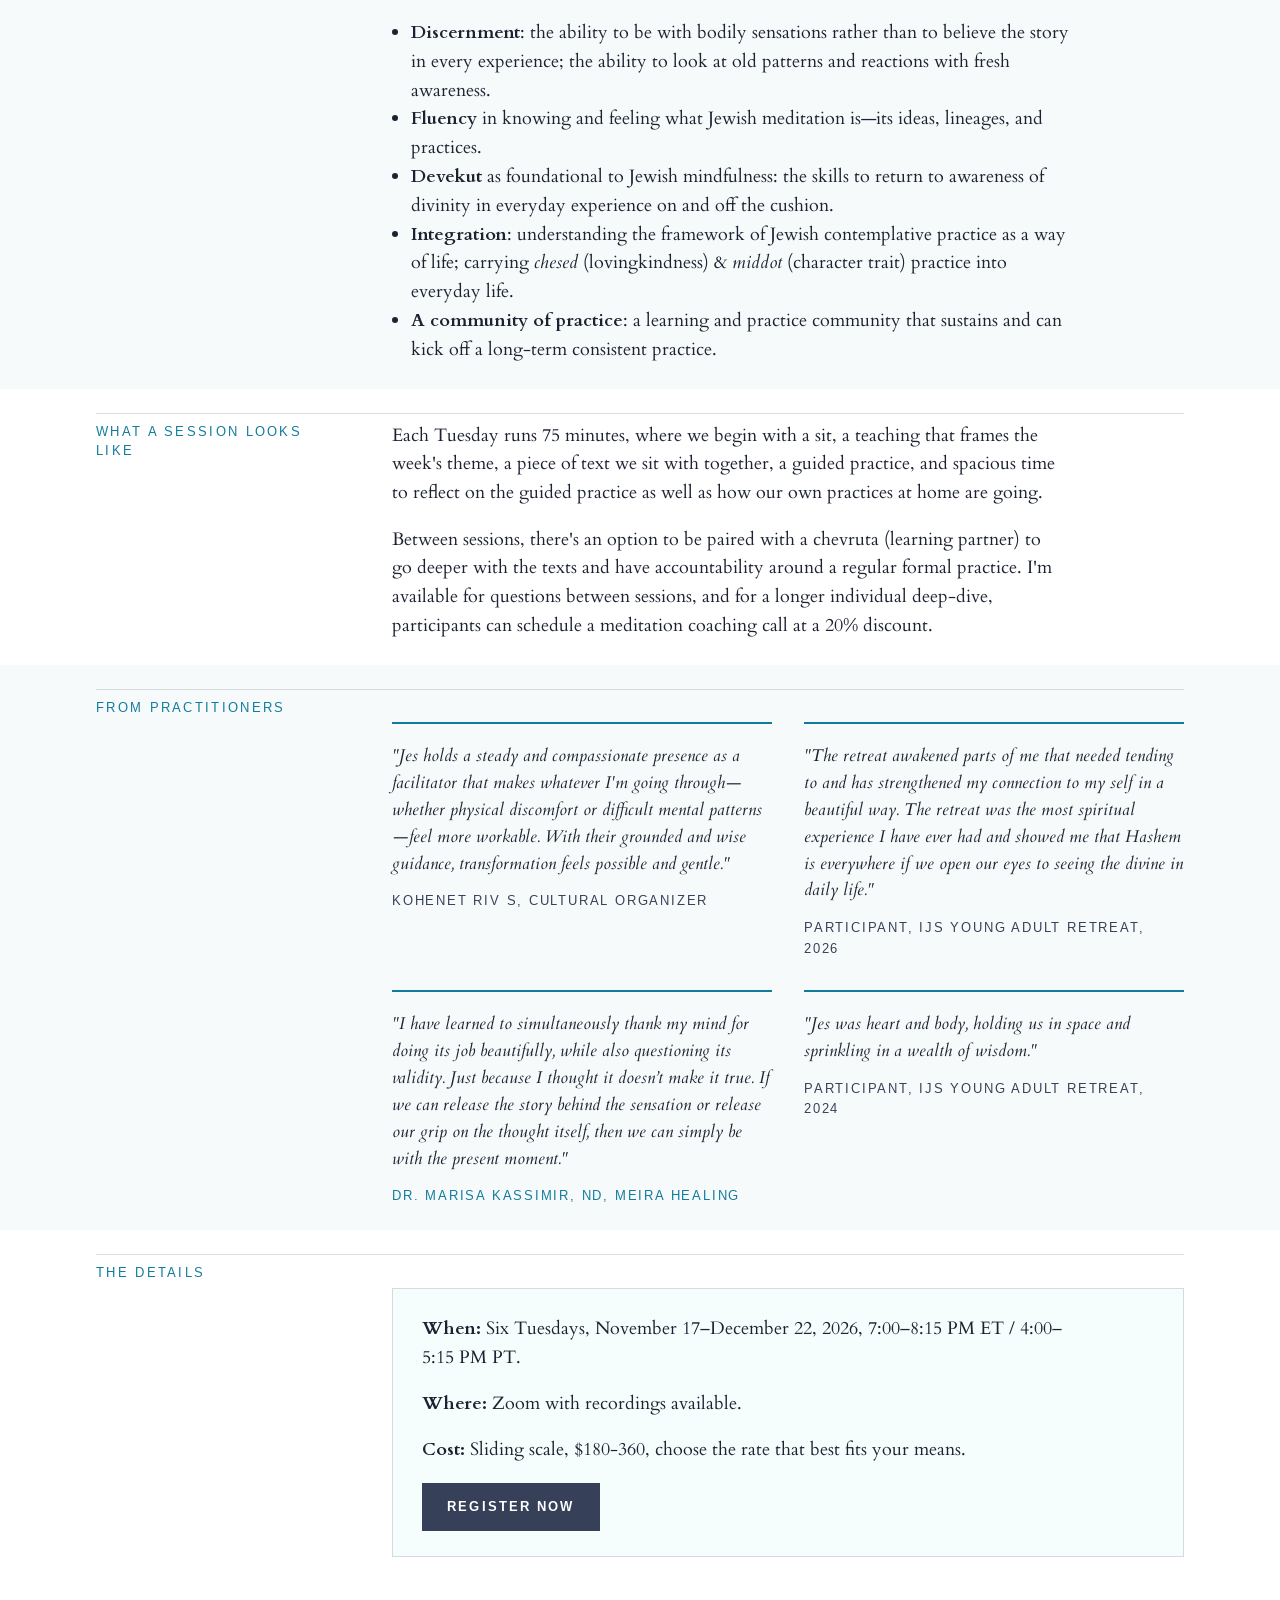
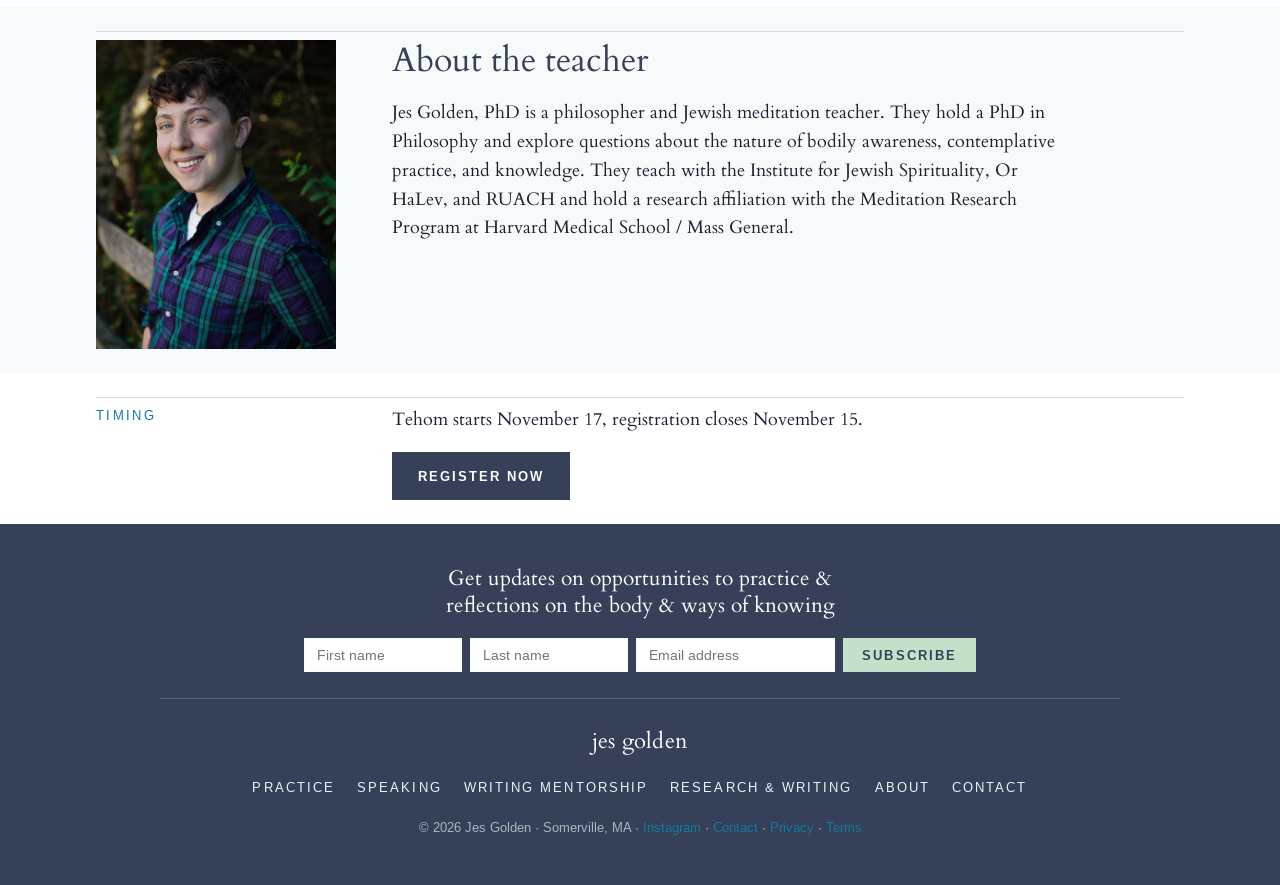
<file: tehom.html>
<!DOCTYPE html>
<!--
  ═══════════════ HOW TO EDIT THIS PAGE ═══════════════
  Text lives between tags:   <p>Edit these words.</p>
  Links look like:           <a href="PASTE-URL-HERE">visible text</a>
  Never edit inside < >  except to swap a URL in quotes.
  Search this file for "EDIT:" to find every spot waiting for your input.
  Notes like this one are invisible on the live site.
  ═════════════════════════════════════════════════════
-->

<html lang="en">
<head>
<meta charset="UTF-8">
<meta name="viewport" content="width=device-width, initial-scale=1.0">
<title>Tehom: Foundations of Jewish Meditation — Jes Golden</title>
<meta name="description" content="A six-week systematic introduction to Jewish meditation: what it is, where it comes from, and how it relates to Buddhist and secular mindfulness practice. Six Tuesdays, Nov 17–Dec 22, 2026, online.">
<link rel="stylesheet" href="styles.css">
</head>
<body>

<header class="nav">
  <div class="wordmark"><a href="index.html">jes <span class="surname">golden</span></a></div>
  <nav aria-label="Primary">
    <ul>
      <li><a href="practice.html">Meditation</a></li>
      <li><a href="speaking.html">Work With Me</a></li>
      <li><a href="research.html">Research &amp; Writing</a></li>
      <li><a href="about.html">About</a></li>
      <li><a href="contact.html">Contact</a></li>
    </ul>
  </nav>
</header>

<main>

<section class="hero">
  <div class="hero-inner">
    <span class="eyebrow">A six-week course</span>
    <h1>Tehom: Foundations of Jewish Meditation</h1>
    <p class="lede">A six-week systematic introduction to Jewish meditation—what it is, where it comes from, and how it relates to Buddhist and secular mindfulness practice.</p>
    <p class="lede" style="font-size:1rem; color:var(--dusk);">Six Tuesdays · 7:00–8:15 PM ET / 4:00–5:15 PM PT · November 17–December 22, 2026 · Zoom · sliding scale, $180–360</p>
    <!-- EDIT: STRIPE — this is your Tehom payment link. To change it, swap the URL in quotes. -->
    <p style="margin-top:1.6rem;"><a class="btn" href="https://buy.stripe.com/8x25kCbvOcVV6s85fj7kc00">Register Now</a></p>
  </div>
</section>

<section class="section">
  <div class="section-inner">
    <div class="commented">
      <aside class="margin-note">
        <span class="eyebrow">What is Tehom?</span>
      </aside>
      <div class="body-col">
        <p>Tehom is the deep: the primordial waters of creation in the opening verses of Genesis. Tehom is a cohort-based program to gain the skills necessary to go beyond the surface level of Jewish meditation practice. <b>Tehom is part practice community and part systematic introduction to what Jewish meditation is and how to do it: we learn the foundations of this contemplative tradition while deepening our own consistent and ongoing practice in community.</b></p></p>
          <p>Most people arrive at Jewish meditation either <b>from an interest or curiosity in Buddhist practice, or a Jewish life that they want to be more embodied and soulful.</b> Tehom is for both of these groups, as well as for <b>those who are just beginning to engage with Jewish practice</b> or those who have experienced Jewish meditation in one-off classes or on retreat and want to feel more at home in the practice, the philosophy, and the approach.</p>
           <p>My own engagement with Judaism after a secular and assimilated upbringing began with Jewish meditation: before I knew the words, or when to sit or stand, I felt at home in the practice of attuning to the body, the breath, and awareness as expressions of divinity.</p>
       <p>
        <p>Jewish meditation has deep roots in Jewish text, prayer, and philosophy. As it is currently practiced, it builds on the writings, practices, and thoughts of various Kabbalistic and Hasidic thinkers: we orient to viewing Judaism as an inherently contemplative tradition, aimed at cultivating and sustaining awareness of divinity through action, ideas, and kavannot (intention).</p>
        <p>Unlike Buddhism, which has an unbroken lineage, previous generations of Hasidic teachers were lost due to genocide and migration. The spread of Buddhism in the West has allowed recent generations of Jewish rabbis and contemplatives to begin to understand some of the states, stages, and contemplative development embedded in these texts. Teachers like Rabbi Dr. James Jacobson-Maisels, Founder &amp; Spiritual Director of Or HaLev, have called this <b>spiritual archaeology.</b> This class orients practitioners to this important part of our lineage. We will ground ourselves deeply in the foundational Hasidic ideas underlying contemporary approaches to Jewish meditation while exploring where Jewish contemplative practice overlaps with Buddhist and secular mindfulness and where it diverges.</p>
      
      </div>
    </div>
  </div>
</section>

<section class="section tint">
  <div class="section-inner">
    <div class="commented">
      <aside class="margin-note">
        <span class="eyebrow">Who is this for?</span>
      </aside>
      <div class="body-col">
        <ul>
          <li>You've done some meditation retreats or classes—Buddhist, Jewish, or otherwise—and you want to understand what's Jewish, or what could be Jewish, about your meditation practice.</li>
          <li>You're looking for a community to learn and practice with, and support with the challenges that arise both within the practice and around sustaining the practice.</li>
          <li>You already have a meditation practice and wish to deepen it and help it feel more connected to your Jewish spirituality; or, you've yearned to have a consistent daily meditation practice but have struggled to do so. You want to ground more deeply in a few core techniques and approaches.</li>
          <li>You have any level of exposure to Hebrew, meditation, or Judaism—this is an all-levels course with core ideas translated, but will be especially helpful for practitioners who are somewhere between beginner and intermediate in their practice and understanding of Jewish meditation.</li>
        </ul>
      </div>
    </div>
  </div>
</section>

<section class="section">
  <div class="section-inner">
    <div class="commented">
      <aside class="margin-note">
        <span class="eyebrow">What will the course explore?</span>
      </aside>
      <div class="body-col">
        <p>Over six weeks, we move through the foundations in sequence. Weeks 4–6 turn to the key Kabbalistic and Hasidic ideas beneath the practice.</p>
        <div class="offerings">
          <div class="offering">
            <span class="eyebrow">Week One</span>
            <h3>What Jewish meditation is</h3>
            <p>The landscape of practices, and how the tradition understands attention and its objects. We focus on foundational embodied practices of awareness.</p>
          </div>
          <div class="offering">
            <span class="eyebrow">Week Two</span>
            <h3>The body and the breath</h3>
            <p>How Buddhism and Judaism understand embodiment, in conversation with contemporary work on interoception, perception, and somatic psychology. We begin to focus on how to orient to the body and emotions in practice.</p>
          </div>
          <div class="offering">
            <span class="eyebrow">Week Three</span>
            <h3>Text as contemplative practice</h3>
            <p>Engaging text in a heart-first way, as an object of contemplation intended to feed practice and life; unlearning the model of "devour as much information as quickly as possible." We track our sensations, responses, curiosities, and challenges, and observe how text and ideas can feed practice beyond this course.</p>
          </div>
          <div class="offering">
            <span class="eyebrow">Week Four</span>
            <h3>Divinity and devekut</h3>
            <p>Non-dual perspectives on the Divine in Judaism, how to practice devekut (cleaving to the Divine) and how devekut can infuse formal and informal practice.</p>
          </div>
          <div class="offering">
            <span class="eyebrow">Week Five</span>
            <h3>Chesed</h3>
            <p>The foundation of lovingkindness in our Jewish contemplative tradition and its relation to metta (in Buddhism); introduction to belovedness and blessing practice.</p>
          </div>
          <div class="offering">
            <span class="eyebrow">Week Six</span>
            <h3>Middot and integration</h3>
            <p>Practice as woven into a larger ethics and way of being in relationship; contemplating particular middot; carrying practice off the cushion into ordinary Jewish life.</p>
          </div>
        </div>
      </div>
    </div>
  </div>
</section>

<section class="section tint">
  <div class="section-inner">
    <div class="commented">
      <aside class="margin-note">
        <span class="eyebrow">What you leave with</span>
      </aside>
      <div class="body-col">
        <p>You leave with:</p>
        <ul>
          <li><strong>Discernment</strong>: the ability to be with bodily sensations rather than to believe the story in every experience; the ability to look at old patterns and reactions with fresh awareness.</li>
          <li><strong>Fluency</strong> in knowing and feeling what Jewish meditation is—its ideas, lineages, and practices.</li>
          <li><strong>Devekut</strong> as foundational to Jewish mindfulness: the skills to return to awareness of divinity in everyday experience on and off the cushion.</li>
          <li><strong>Integration</strong>: understanding the framework of Jewish contemplative practice as a way of life; carrying <i>chesed</i> (lovingkindness) &amp; <i>middot</i> (character trait) practice into everyday life.</li>
          <li><strong>A community of practice</strong>: a learning and practice community that sustains and can kick off a long-term consistent practice.</li>
        </ul>
      </div>
    </div>
  </div>
</section>

<section class="section">
  <div class="section-inner">
    <div class="commented">
      <aside class="margin-note">
        <span class="eyebrow">What a session looks like</span>
      </aside>
      <div class="body-col">
        <p>Each Tuesday runs 75 minutes, where we begin with a sit, a teaching that frames the week's theme, a piece of text we sit with together, a guided practice, and spacious time to reflect on the guided practice as well as how our own practices at home are going.</p>
        <p>Between sessions, there's an option to be paired with a chevruta (learning partner) to go deeper with the texts and have accountability around a regular formal practice. I'm available for questions between sessions, and for a longer individual deep-dive, participants can schedule a meditation coaching call at a 20% discount.</p>
      </div>
    </div>
  </div>
</section>

<section class="section tint">
  <div class="section-inner">
    <div class="commented">
      <aside class="margin-note">
        <span class="eyebrow">From practitioners</span>
      </aside>
      <div class="body-col">
        <div class="testimonials">
          <div class="testimonial">
            <blockquote>"Jes holds a steady and compassionate presence as a facilitator that makes whatever I'm going through—whether physical discomfort or difficult mental patterns—feel more workable. With their grounded and wise guidance, transformation feels possible and gentle."</blockquote>
            <cite>Kohenet Riv S, Cultural Organizer</cite>
          </div>
          <div class="testimonial">
            <blockquote>"The retreat awakened parts of me that needed tending to and has strengthened my connection to my self in a beautiful way. The retreat was the most spiritual experience I have ever had and showed me that Hashem is everywhere if we open our eyes to seeing the divine in daily life."</blockquote>
            <cite>Participant, IJS Young Adult Retreat, 2026</cite>
          </div>
          <div class="testimonial">
            <blockquote>"I have learned to simultaneously thank my mind for doing its job beautifully, while also questioning its validity. Just because I thought it doesn’t make it true. If we can release the story behind the sensation or release our grip on the thought itself, then we can simply be with the present moment."</blockquote>
            <cite><a href="https://www.meirahealing.com/blog-3-1/who-am-i-really">Dr. Marisa Kassimir, ND, Meira Healing</a></cite>
          </div>
  <div class="testimonial">
            <blockquote>"Jes was heart and body, holding us in space and sprinkling in a wealth of wisdom."</blockquote>
            <cite>Participant, IJS Young Adult Retreat, 2024</cite>
          </div>
        </div>
      </div>
    </div>
  </div>
</section>

<section class="section">
  <div class="section-inner">
    <div class="commented">
      <aside class="margin-note">
        <span class="eyebrow">The details</span>
      </aside>
      <div class="body-col">
        <div class="workshop-card">
          <p><strong>When:</strong> Six Tuesdays, November 17–December 22, 2026, 7:00–8:15 PM ET / 4:00–5:15 PM PT.</p>
          <p><strong>Where:</strong> Zoom with recordings available.</p>
          <p><strong>Cost:</strong> Sliding scale, $180-360, choose the rate that best fits your means.</p>
          <!-- EDIT: STRIPE — same Tehom payment link as the other buttons. -->
          <p><a class="btn" href="https://buy.stripe.com/8x25kCbvOcVV6s85fj7kc00">Register Now</a></p>
        </div>
      </div>
    </div>
  </div>
</section>

<section class="section tint">
  <div class="section-inner">
    <div class="commented">
      <aside class="margin-note">
        <!-- EDIT: HEADSHOT — uses the same jes-headshot.jpg as your other pages. -->
        <figure class="portrait-frame">
          <img class="portrait" src="jes-headshot.jpg" alt="Jes Golden">
        </figure>
      </aside>
      <div class="body-col">
        <h2>About the teacher</h2>
        <p>Jes Golden, PhD is a philosopher and Jewish meditation teacher. They hold a PhD in Philosophy and explore questions about the nature of bodily awareness, contemplative practice, and knowledge. They teach with the Institute for Jewish Spirituality, Or HaLev, and RUACH and hold a research affiliation with the Meditation Research Program at Harvard Medical School / Mass General.</p>
      </div>
    </div>
  </div>
</section>

<section class="section">
  <div class="section-inner">
    <div class="commented">
      <aside class="margin-note">
        <span class="eyebrow">Timing</span>
      </aside>
      <div class="body-col">
        <p>Tehom starts November 17, registration closes November 15.</p>
        <!-- EDIT: STRIPE — same Tehom payment link as the other buttons. -->
        <p><a class="btn" href="https://buy.stripe.com/8x25kCbvOcVV6s85fj7kc00">Register Now</a></p>
      </div>
    </div>
  </div>
</section>

</main>

<footer class="footer">
  <!-- Newsletter signup — submits invisibly to a hidden iframe so the page never navigates and
       Mailchimp's confirmation page never appears. Two invisible honeypots guard against bots.
       Pair with double opt-in in Mailchimp (Audience > Settings) for real protection.
       This whole <footer> block is identical on every page — paste it into each one. -->
  <div class="footer-top">
    <h2 class="footer-signup-title">Get updates on opportunities to practice &amp; reflections on the body &amp; ways of knowing</h2>
    <form class="signup-form" id="newsletter-form" action="https://jesheppler.us21.list-manage.com/subscribe/post?u=e505378b7c51a355b4636ad74&amp;id=9735d9837b&amp;f_id=005ba4e6f0" method="post" target="mc-hidden-frame">
      <input type="text" name="FNAME" placeholder="First name" aria-label="First name" autocomplete="given-name">
      <input type="text" name="LNAME" placeholder="Last name" aria-label="Last name" autocomplete="family-name">
      <input type="email" name="EMAIL" placeholder="Email address" aria-label="Email address" autocomplete="email" required>
      <button class="btn btn-sage" type="submit">Subscribe</button>
      <!-- Mailchimp bot detection — do not remove -->
      <div aria-hidden="true" style="position: absolute; left: -5000px;">
        <input type="text" name="b_e505378b7c51a355b4636ad74_9735d9837b" tabindex="-1" value="">
      </div>
      <!-- Second honeypot — real people never fill this in; bots do -->
      <div aria-hidden="true" style="position: absolute; left: -5000px;">
        <input type="text" name="contact_url" tabindex="-1" autocomplete="off" value="">
      </div>
    </form>
    <!-- EDIT: this copy assumes double opt-in is ON in Mailchimp. If you keep single opt-in,
         change the line below to: Thank you for signing up! -->
    <p id="newsletter-thanks" class="signup-thanks" style="display:none;">Thank you—please check your inbox and click the confirmation link to finish subscribing.</p>
    <iframe name="mc-hidden-frame" style="display:none;" title="hidden"></iframe>
  </div>
  <div class="footer-inner">
    <div class="wordmark">jes <span class="surname">golden</span></div>
    <nav aria-label="Footer">
      <ul>
        <li><a href="practice.html">Practice</a></li>
        <li><a href="speaking.html">Speaking</a></li>
        <li><a href="writing.html">Writing Mentorship</a></li>
        <li><a href="research.html">Research &amp; Writing</a></li>
        <li><a href="about.html">About</a></li>
        <li><a href="contact.html">Contact</a></li>
      </ul>
    </nav>
    <p class="fine">© 2026 Jes Golden · Somerville, MA · <a href="https://www.instagram.com/jes.golden">Instagram</a> · <a href="contact.html">Contact</a> · <a href="privacy.html">Privacy</a> · <a href="terms.html">Terms</a></p>
  </div>
  <script>
    document.getElementById('newsletter-form').addEventListener('submit', function(e) {
      var form = this;
      var trap = form.querySelector('[name="contact_url"]');
      if (trap && trap.value !== '') { e.preventDefault(); return; }
      setTimeout(function() {
        form.style.display = 'none';
        document.getElementById('newsletter-thanks').style.display = 'block';
      }, 400);
    });
  </script>
</footer>

</body>
</html>
</file>
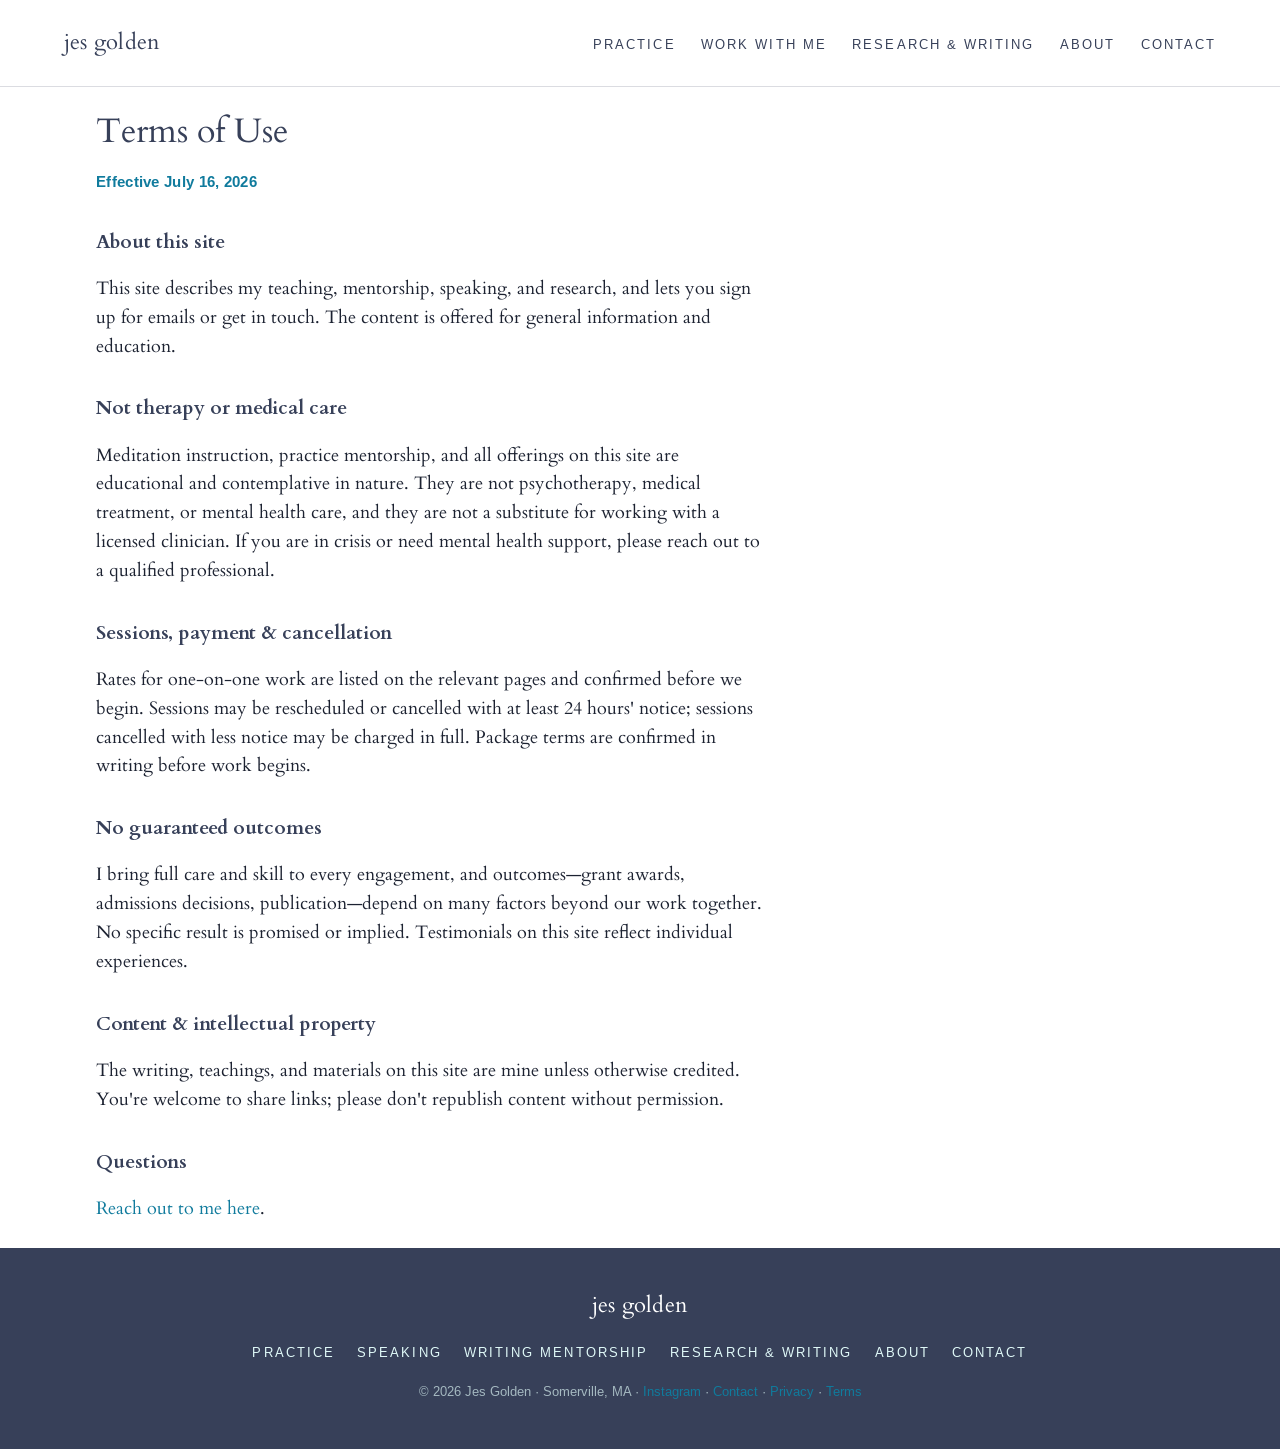
<file: terms.html>
<!DOCTYPE html>
<!--
  ═══════════════ HOW TO EDIT THIS PAGE ═══════════════
  Search for "EDIT:" — you need to set your cancellation window
  and contact email. I am not a lawyer and this is not legal advice;
  for high-stakes contracts, have a professional review.
  ═════════════════════════════════════════════════════
-->
<html lang="en">
<head>
<meta charset="UTF-8">
<meta name="viewport" content="width=device-width, initial-scale=1.0">
<title>Terms — Jes Golden</title>
<meta name="robots" content="noindex">
<link rel="stylesheet" href="styles.css">
</head>
<body>

<header class="nav">
  <div class="wordmark"><a href="index.html">jes <span class="surname">golden</span></a></div>
  <nav aria-label="Primary">
    <ul>
      <li><a href="practice.html">Practice</a></li>
      <li><a href="speaking.html">Work With Me</a></li>
      <li><a href="research.html">Research &amp; Writing</a></li>
      <li><a href="about.html">About</a></li>
      <li><a href="contact.html">Contact</a></li>
    </ul>
  </nav>
</header>

<main>

<section class="section">
  <div class="section-inner">
    <div class="body-col">
      <h2>Terms of Use</h2>
      <p class="meta">Effective July 16, 2026 <!-- EDIT: confirm date at launch --></p>

      <h3>About this site</h3>
      <p>This site describes my teaching, mentorship, speaking, and research, and lets you sign up for emails or get in touch. The content is offered for general information and education.</p>

      <h3>Not therapy or medical care</h3>
      <p>Meditation instruction, practice mentorship, and all offerings on this site are educational and contemplative in nature. They are not psychotherapy, medical treatment, or mental health care, and they are not a substitute for working with a licensed clinician. If you are in crisis or need mental health support, please reach out to a qualified professional.</p>

      <h3>Sessions, payment &amp; cancellation</h3>
      <p>Rates for one-on-one work are listed on the relevant pages and confirmed before we begin. Sessions may be rescheduled or cancelled with at least 24 hours' notice; sessions cancelled with less notice may be charged in full. Package terms are confirmed in writing before work begins.</p>

      <h3>No guaranteed outcomes</h3>
      <p>I bring full care and skill to every engagement, and outcomes—grant awards, admissions decisions, publication—depend on many factors beyond our work together. No specific result is promised or implied. Testimonials on this site reflect individual experiences.</p>

      <h3>Content &amp; intellectual property</h3>
      <p>The writing, teachings, and materials on this site are mine unless otherwise credited. You're welcome to share links; please don't republish content without permission.</p>

      <h3>Questions</h3>
      <p><a href="contact.html">Reach out to me here</a>.</p>
    </div>
  </div>
</section>

</main>

<footer class="footer">
  <div class="footer-inner">
    <div class="wordmark">jes <span class="surname">golden</span></div>
    <nav aria-label="Footer">
      <ul>
        <li><a href="practice.html">Practice</a></li>
        <li><a href="speaking.html">Speaking</a></li>
        <li><a href="writing.html">Writing Mentorship</a></li>
        <li><a href="research.html">Research &amp; Writing</a></li>
        <li><a href="about.html">About</a></li>
        <li><a href="contact.html">Contact</a></li>
      </ul>
    </nav>
  <p class="fine">© 2026 Jes Golden · Somerville, MA · <a href="https://www.instagram.com/jes.golden">Instagram</a> · <a href="contact.html">Contact</a> · <a href="privacy.html">Privacy</a> · <a href="terms.html">Terms</a></p>  
  </div>
</footer>

</body>
</html>
</file>
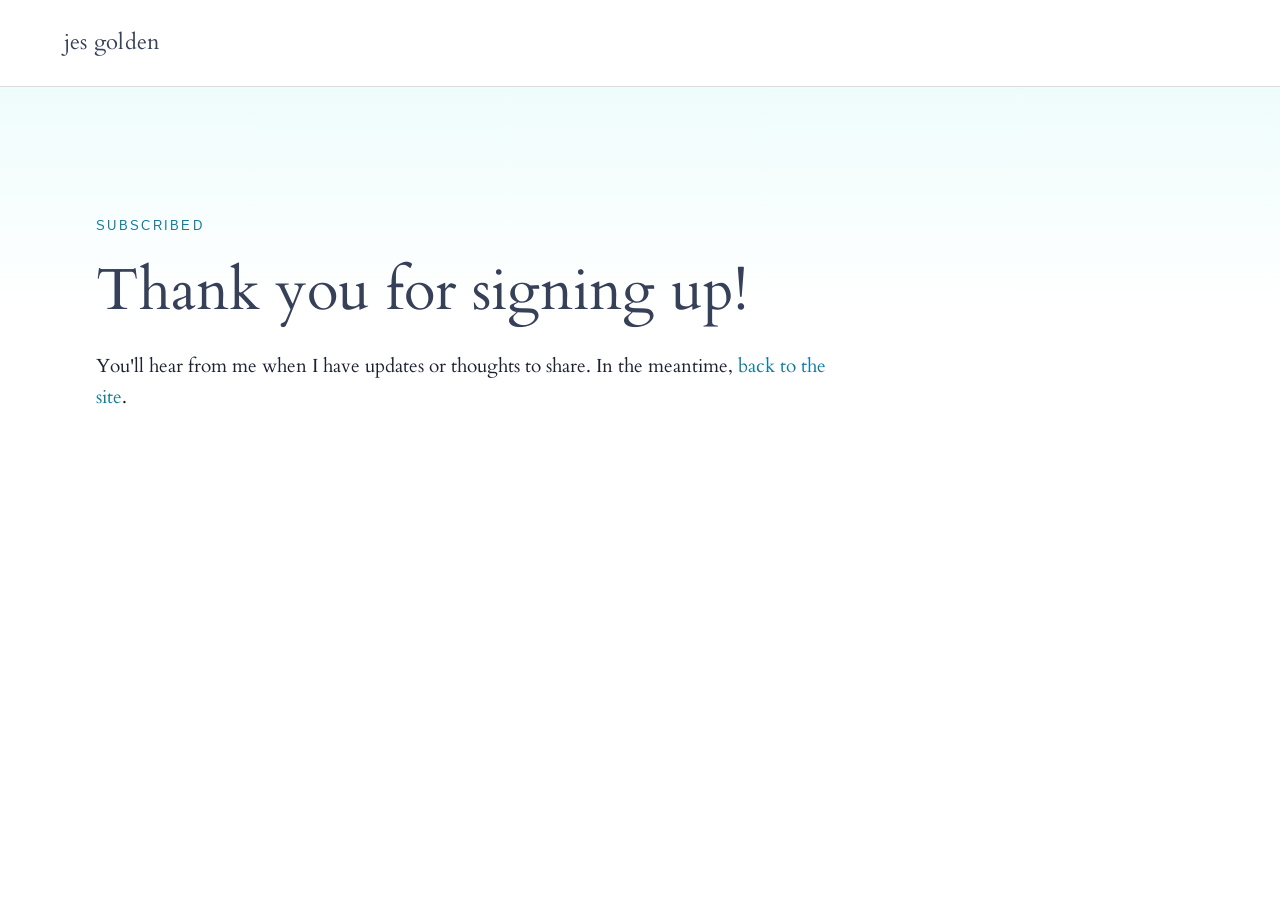
<file: thanks.html>
<!DOCTYPE html>
<html lang="en">
<head>
<meta charset="UTF-8">
<meta name="viewport" content="width=device-width, initial-scale=1.0">
<title>Thank you — Jes Golden</title>
<meta name="robots" content="noindex">
<link rel="stylesheet" href="styles.css">
</head>
<body>
<header class="nav">
  <div class="wordmark"><a href="index.html">jes <span class="surname">golden</span></a></div>
</header>
<main>
<section class="hero">
  <div class="hero-inner">
    <span class="eyebrow">Subscribed</span>
    <h1>Thank you for signing up!</h1>
    <p class="lede">You'll hear from me when I have updates or thoughts to share. In the meantime, <a href="index.html">back to the site</a>.</p>
  </div>
</section>
</main>
</body>
</html>
</file>
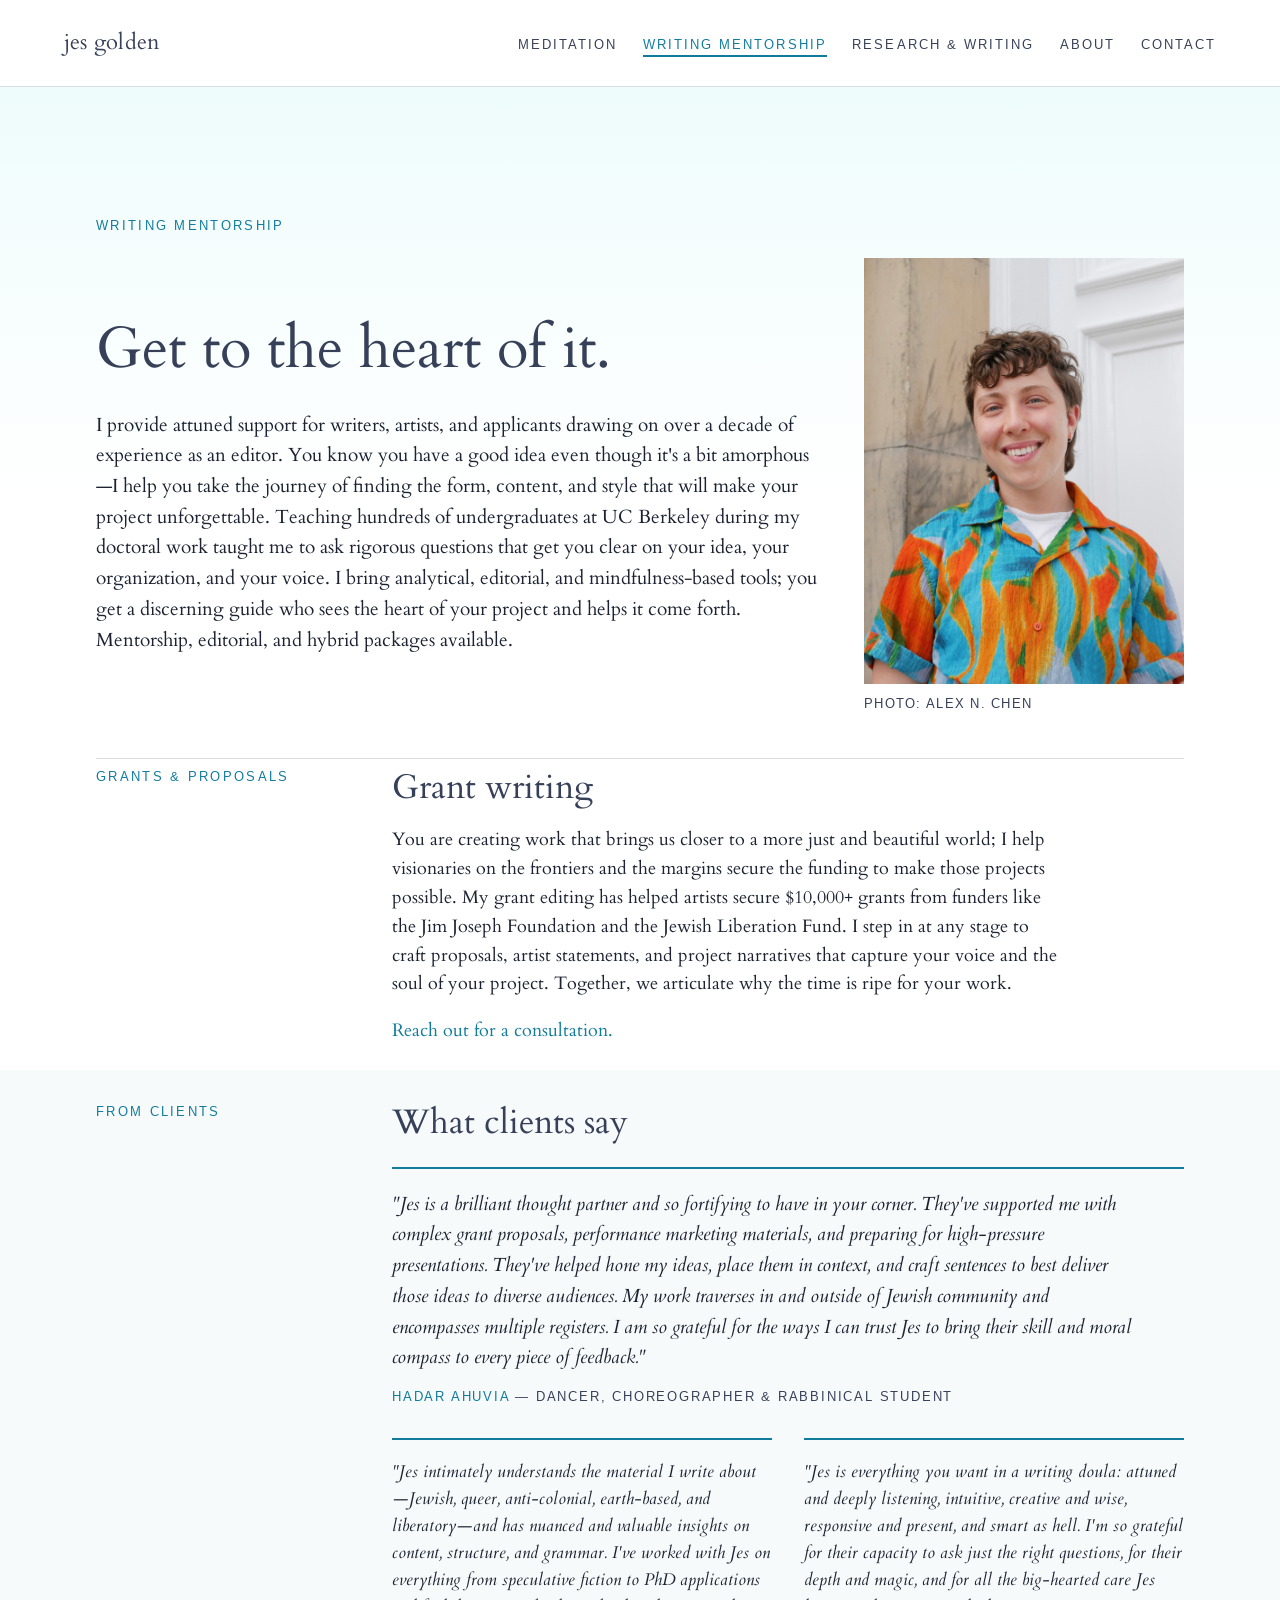
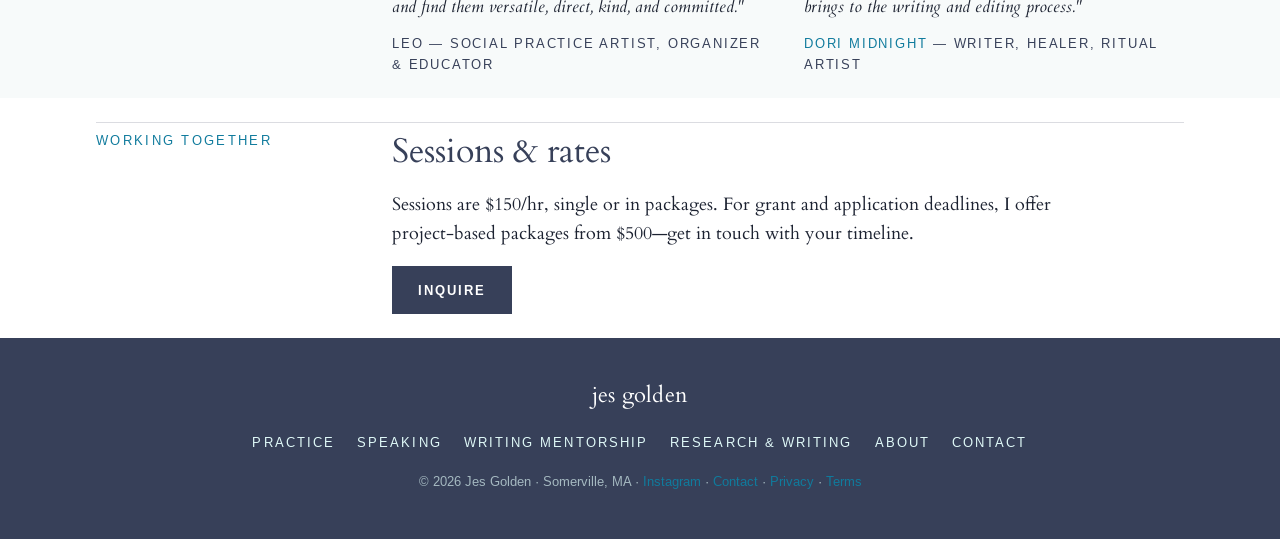
<file: writing.html>
<!DOCTYPE html>
<!--
  ═══════════════ HOW TO EDIT THIS PAGE ═══════════════
  Text lives between tags:   <p>Edit these words.</p>
  Links look like:           <a href="PASTE-URL-HERE">visible text</a>
  Never edit inside < >  except to swap a URL in quotes.
  Search this file for "EDIT:" to find every spot waiting for your input.
  Notes like this one are invisible on the live site.
  ═════════════════════════════════════════════════════
-->
<html lang="en">
<head>
<meta charset="UTF-8">
<meta name="viewport" content="width=device-width, initial-scale=1.0">
<title>Writing Mentorship — Jes Golden</title>
<meta name="description" content="Developmental feedback, editing, and mentorship for grant proposals, essays, applications, and creative work—drawing on a decade of editing and my training as a philosopher and teacher.">
<link rel="stylesheet" href="styles.css">
</head>
<body>

<header class="nav">
  <div class="wordmark"><a href="index.html">jes <span class="surname">golden</span></a></div>
  <nav aria-label="Primary">
    <ul>
      <li><a href="practice.html">Meditation</a></li>
      <li><a href="writing.html" aria-current="page">Writing Mentorship</a></li>
      <li><a href="research.html">Research &amp; Writing</a></li>
      <li><a href="about.html">About</a></li>
      <li><a href="contact.html">Contact</a></li>
    </ul>
  </nav>
</header>

<main>

<section class="hero">
  <div class="hero-inner">
    <span class="eyebrow">Writing Mentorship</span>
    <div class="hero-split">
      <div class="hero-text">
        <h1>Get to the heart of it.</h1>
        <p class="lede">I provide attuned support for writers, artists, and applicants drawing on over a decade of experience as an editor. You know you have a good idea even though it's a bit amorphous—I help you take the journey of finding the form, content, and style that will make your project unforgettable. Teaching hundreds of undergraduates at UC Berkeley during my doctoral work taught me to ask rigorous questions that get you clear on your idea, your organization, and your voice. I bring analytical, editorial, and mindfulness-based tools; you get a discerning guide who sees the heart of your project and helps it come forth. Mentorship, editorial, and hybrid packages available.</p>
      </div>
      <figure class="hero-photo portrait-frame">
        <img src="jes-writing.jpg" alt="Jes Golden">
        <figcaption>Photo: Alex N. Chen</figcaption>
      </figure>
    </div>
  </div>
</section>

<section class="section">
  <div class="section-inner">
    <div class="commented">
      <aside class="margin-note">
        <span class="eyebrow">Grants &amp; Proposals</span>
      </aside>
      <div class="body-col">
        <h2>Grant writing</h2>
        <p>You are creating work that brings us closer to a more just and beautiful world; I help visionaries on the frontiers and the margins secure the funding to make those projects possible. My grant editing has helped artists secure $10,000+ grants from funders like the Jim Joseph Foundation and the Jewish Liberation Fund. I step in at any stage to craft proposals, artist statements, and project narratives that capture your voice and the soul of your project. Together, we articulate why the time is ripe for your work.</p>
        <p><a href="contact.html">Reach out for a consultation.</a></p>
      </div>
    </div>
  </div>
</section>

<section class="section tint">
  <div class="section-inner">
    <div class="commented" style="border-top:none; padding-top:0.5rem;">
      <aside class="margin-note">
        <span class="eyebrow">From clients</span>
      </aside>
      <div class="body-col">
        <h2>What clients say</h2>
        <div class="testimonials">
          <div class="testimonial featured">
            <blockquote>"Jes is a brilliant thought partner and so fortifying to have in your corner. They've supported me with complex grant proposals, performance marketing materials, and preparing for high-pressure presentations. They've helped hone my ideas, place them in context, and craft sentences to best deliver those ideas to diverse audiences. My work traverses in and outside of Jewish community and encompasses multiple registers. I am so grateful for the ways I can trust Jes to bring their skill and moral compass to every piece of feedback."</blockquote>
            <cite><a href="https://hadarahuvia.com/">Hadar Ahuvia</a> — Dancer, Choreographer &amp; Rabbinical Student</cite>
          </div>
          <div class="testimonial">
            <blockquote>"Jes intimately understands the material I write about—Jewish, queer, anti-colonial, earth-based, and liberatory—and has nuanced and valuable insights on content, structure, and grammar. I've worked with Jes on everything from speculative fiction to PhD applications and find them versatile, direct, kind, and committed."</blockquote>
            <cite>Leo — Social Practice Artist, Organizer &amp; Educator</cite>
          </div>
          <div class="testimonial">
            <blockquote>"Jes is everything you want in a writing doula: attuned and deeply listening, intuitive, creative and wise, responsive and present, and smart as hell. I'm so grateful for their capacity to ask just the right questions, for their depth and magic, and for all the big-hearted care Jes brings to the writing and editing process."</blockquote>
            <cite><a href="https://dorimidnight.com/">Dori Midnight</a> — Writer, Healer, Ritual Artist</cite>
          </div>
        </div>
      </div>
    </div>
  </div>
</section>

<section class="section">
  <div class="section-inner">
    <div class="commented">
      <aside class="margin-note">
        <span class="eyebrow">Working together</span>
      </aside>
      <div class="body-col">
        <h2>Sessions &amp; rates</h2>
        <p>Sessions are $150/hr, single or in packages. For grant and application deadlines, I offer project-based packages from $500—get in touch with your timeline.</p>
        <!-- EDIT: booking — paste Calendly or Stripe Payment Link -->
        <p><a class="btn" href="contact.html">Inquire</a></p>
      </div>
    </div>
  </div>
</section>

</main>

<footer class="footer">
  <div class="footer-inner">
    <div class="wordmark">jes <span class="surname">golden</span></div>
    <nav aria-label="Footer">
      <ul>
        <li><a href="practice.html">Practice</a></li>
        <li><a href="speaking.html">Speaking</a></li>
        <li><a href="writing.html">Writing Mentorship</a></li>
        <li><a href="research.html">Research &amp; Writing</a></li>
        <li><a href="about.html">About</a></li>
        <li><a href="contact.html">Contact</a></li>
      </ul>
    </nav>
    <p class="fine">© 2026 Jes Golden · Somerville, MA · <a href="https://www.instagram.com/jes.golden">Instagram</a> · <a href="contact.html">Contact</a> · <a href="privacy.html">Privacy</a> · <a href="terms.html">Terms</a></p>
  </div>
</footer>

</body>
</html>
</file>
<file: styles.css>
/* ============================================================
   JES GOLDEN — site styles
   Brand kit: Swail Studio "Intuitive Brand Kit" (2024)
   Palette: dusk #374059 · cerulean #107B9D · sage #C5E0C9
            ice #E1FAF9 · black · white
   Type: Cardo (serif) · Arimo (sans, letterspaced caps)
   ============================================================ */

@import url('https://fonts.googleapis.com/css2?family=Cardo:ital,wght@0,400;0,700;1,400&family=Arimo:wght@400;500;700&display=swap');

:root {
  --dusk: #374059;
  --cerulean: #107B9D;
  --sage: #C5E0C9;
  --ice: #E1FAF9;
  --ink: #1c2231;
  --paper: #ffffff;
  --paper-soft: #f7fafa;
  --rule: rgba(55, 64, 89, 0.18);
  --serif: 'Cardo', 'Times New Roman', serif;
  --sans: 'Arimo', 'Helvetica Neue', sans-serif;
  --measure: 74ch;
  --text-label: 0.8rem;   /* eyebrows, nav, footer, figcaptions, citations */
  --text-small: 0.85rem;   /* margin-note body copy, secondary meta */
  --text-cta: 0.95rem;     /* prominent meta links / CTAs like sign-up links */
}

* { margin: 0; padding: 0; box-sizing: border-box; }

html { scroll-behavior: smooth; }
@media (prefers-reduced-motion: reduce) {
  html { scroll-behavior: auto; }
  *, *::before, *::after { animation: none !important; transition: none !important; }
}

body {
  font-family: var(--serif);
  font-size: 1.125rem;
  line-height: 1.6;
  color: var(--ink);
  background: var(--paper);
}

/* ---------- utility type roles ---------- */

.eyebrow {
  font-family: var(--sans);
  font-size: var(--text-label);
  font-weight: 500;
  letter-spacing: 0.18em;
  text-transform: uppercase;
  color: var(--cerulean);
}

a { color: var(--cerulean); text-decoration: none; }
a:hover { text-decoration: underline; text-underline-offset: 3px; }
a:focus-visible, button:focus-visible {
  outline: 2px solid var(--cerulean);
  outline-offset: 3px;
}

/* ---------- nav ---------- */

.nav {
  display: flex;
  align-items: baseline;
  justify-content: space-between;
  flex-wrap: wrap;
  gap: 1rem 2rem;
  padding: 1.6rem clamp(1.25rem, 5vw, 4rem);
  border-bottom: 1px solid var(--rule);
}

.wordmark {
  font-family: var(--serif);
  font-size: 1.35rem;
  color: var(--dusk);
  letter-spacing: 0.01em;
}
.wordmark a { color: inherit; }
.wordmark a:hover { text-decoration: none; }

.nav ul {
  display: flex;
  flex-wrap: wrap;
  gap: 1.6rem;
  list-style: none;
}
.nav ul a {
  font-family: var(--sans);
  font-size: var(--text-label);
  font-weight: 500;
  letter-spacing: 0.16em;
  text-transform: uppercase;
  color: var(--dusk);
}
.nav ul a:hover { color: var(--cerulean); text-decoration: none; }
.nav ul a[aria-current="page"] {
  color: var(--cerulean);
  border-bottom: 2px solid var(--cerulean);
  padding-bottom: 3px;
}

/* ---------- hero ---------- */

.hero {
  padding: clamp(4rem, 10vw, 8rem) clamp(1.25rem, 5vw, 4rem) clamp(0.75rem, 2vw, 1.25rem);
  background:
    linear-gradient(180deg, rgba(225,250,249,0.55) 0%, rgba(255,255,255,0) 65%);
}
.hero-inner { max-width: 68rem; margin: 0 auto; }
.hero h1 {
  font-family: var(--serif);
  font-weight: 400;
  font-size: clamp(2.1rem, 5.2vw, 3.6rem);
  line-height: 1.18;
  color: var(--dusk);
  max-width: 22ch;
}
.hero h1 em { font-style: italic; }
.hero .lede {
  margin-top: 1.6rem;
  max-width: var(--measure);
  font-size: 1.2rem;
  color: var(--ink);
}
.hero .lede > * + * { margin-top: 1rem; }
.hero .eyebrow { display: block; margin-bottom: 1.4rem; }

/* ---------- responsive video embed (16:9, scales to container width) ---------- */

.video-embed {
  position: relative;
  width: 100%;
  max-width: var(--measure);
  aspect-ratio: 16 / 9;
  margin: 1.2rem 0;
}
.video-embed iframe {
  position: absolute;
  top: 0; left: 0;
  width: 100%;
  height: 100%;
  border: none;
}

/* ---------- routing cards (homepage) ---------- */

.routes {
  display: grid;
  grid-template-columns: repeat(auto-fit, minmax(240px, 1fr));
  gap: 1px;
  background: var(--rule);
  border-top: 1px solid var(--rule);
  border-bottom: 1px solid var(--rule);
  margin-top: clamp(2.5rem, 6vw, 4rem);
}
.route {
  background: var(--paper);
  padding: 2rem clamp(1.25rem, 3vw, 2.5rem) 2.2rem;
  display: block;
  color: inherit;
  transition: background 160ms ease;
}
.route:hover { background: var(--paper-soft); text-decoration: none; }
.route .eyebrow { display: block; margin-bottom: 0.7rem; }
.route h2 {
  font-family: var(--serif);
  font-weight: 400;
  font-size: 1.45rem;
  color: var(--dusk);
  margin-bottom: 0.5rem;
}
.route p { font-size: 1rem; color: var(--ink); max-width: 40ch; }
.route .go {
  display: inline-block;
  margin-top: 1rem;
  font-family: var(--sans);
  font-size: var(--text-label);
  font-weight: 700;
  letter-spacing: 0.16em;
  text-transform: uppercase;
  color: var(--cerulean);
}

/* ---------- page sections & marginalia signature ---------- */

.section {
  padding: clamp(1rem, 2.5vw, 1.5rem) clamp(1.25rem, 5vw, 4rem);
}
.section.tint { background: var(--paper-soft); }
.section.dusk {
  background: var(--dusk);
  color: var(--ice);
}
.section.dusk h2, .section.dusk h3 { color: #fff; }
.section.dusk .eyebrow { color: var(--sage); }
.section.dusk a { color: var(--ice); text-decoration: underline; text-underline-offset: 3px; }
.worklinks a {
  font-family: var(--sans);
  font-size: var(--text-small);
  font-weight: 600;
  letter-spacing: 0.06em;
  color: var(--ice);
  text-decoration: none;
}
.worklinks a:hover { text-decoration: underline; }

.section-inner { max-width: 68rem; margin: 0 auto; }

/* marginalia: rule + side-note column on wide screens */
.commented {
  display: grid;
  grid-template-columns: minmax(0, 1fr);
  gap: 2rem;
  border-top: 1px solid var(--rule);
  padding-top: 0.5rem;
}
@media (min-width: 880px) {
  .commented { grid-template-columns: 15rem minmax(0, 1fr); gap: 3.5rem; }
  .commented.wide-photo { grid-template-columns: 21rem minmax(0, 1fr); }
}
.margin-note {
  font-family: var(--sans);
  font-size: var(--text-small);
  line-height: 1.55;
  color: var(--dusk);
}
.margin-note .eyebrow { display: block; margin-bottom: 0.6rem; }
.section.dusk .commented { border-top-color: rgba(225,250,249,0.25); }
.section.dusk .margin-note { color: var(--sage); }

.body-col > * + * { margin-top: 1.1rem; }
.body-col h2 {
  font-family: var(--serif);
  font-weight: 400;
  font-size: clamp(1.6rem, 3vw, 2.1rem);
  line-height: 1.25;
  color: var(--dusk);
}
.body-col h3 {
  font-family: var(--serif);
  font-weight: 700;
  font-size: 1.2rem;
  color: var(--dusk);
  margin-top: 2rem;
}
.body-col p, .body-col li { max-width: var(--measure); }
.body-col ul { padding-left: 1.2rem; }
.body-col .meta {
  font-family: var(--sans);
  font-size: var(--text-cta);
  font-weight: 600;
  letter-spacing: 0.02em;
  color: var(--cerulean);
}

.placeholder {
  background: var(--ice);
  border-left: 3px solid var(--cerulean);
  padding: 0.6rem 0.9rem;
  font-family: var(--sans);
  font-size: var(--text-small);
  color: var(--dusk);
}

/* ---------- offering cards ---------- */

.offerings {
  display: grid;
  grid-template-columns: repeat(auto-fill, minmax(260px, 1fr));
  gap: 1.5rem;
  margin-top: 1.5rem;
}
.offering {
  border: 1px solid var(--rule);
  padding: 1.5rem 1.5rem 1.6rem;
  background: var(--paper);
}
.offering .eyebrow { display: block; margin-bottom: 0.6rem; }
.offering h3 {
  font-family: var(--serif);
  font-weight: 700;
  font-size: 1.15rem;
  color: var(--dusk);
  margin-bottom: 0.5rem;
}
.offering p { font-size: 0.98rem; }
.offering .meta {
  display: block;
  margin-top: 0.9rem;
  font-family: var(--sans);
  font-size: var(--text-small);
  letter-spacing: 0.02em;
  color: var(--cerulean);
}

/* ---------- buttons ---------- */

.btn {
  display: inline-block;
  font-family: var(--sans);
  font-size: var(--text-label);
  font-weight: 700;
  letter-spacing: 0.16em;
  text-transform: uppercase;
  color: #fff;
  background: var(--dusk);
  padding: 0.85rem 1.6rem;
  border: none;
  cursor: pointer;
  transition: background 160ms ease;
}
.btn:hover { background: var(--cerulean); color: #fff; text-decoration: none; }
.btn.ghost {
  background: transparent;
  color: var(--dusk);
  border: 1px solid var(--dusk);
}
.btn.ghost:hover { border-color: var(--cerulean); color: var(--cerulean); }

/* ---------- book strip ---------- */

.bookstrip {
  border-top: 1px solid var(--rule);
  border-bottom: 1px solid var(--rule);
  background: linear-gradient(90deg, var(--ice) 0%, #fff 60%);
}
.bookstrip .section-inner { display: grid; gap: 1rem; }
.bookstrip h2 {
  font-family: var(--serif);
  font-weight: 400;
  font-style: italic;
  font-size: clamp(1.4rem, 2.6vw, 1.9rem);
  color: var(--dusk);
  max-width: 30ch;
}
.bookstrip p { max-width: var(--measure); }

/* ---------- signup ---------- */

.signup-row {
  display: flex;
  flex-wrap: wrap;
  gap: 0.75rem;
  margin-top: 1.2rem;
}
.signup-row input[type="email"] {
  font-family: var(--sans);
  font-size: 0.95rem;
  padding: 0.8rem 1rem;
  border: 1px solid var(--rule);
  min-width: 260px;
  background: #fff;
  color: var(--ink);
}
.signup-row input:focus-visible { outline: 2px solid var(--cerulean); outline-offset: 1px; }

/* ---------- contact form ---------- */

.form { display: grid; gap: 1.2rem; max-width: 40rem; }
.form label {
  font-family: var(--sans);
  font-size: var(--text-label);
  font-weight: 700;
  letter-spacing: 0.14em;
  text-transform: uppercase;
  color: var(--dusk);
  display: block;
  margin-bottom: 0.4rem;
}
.form input, .form select, .form textarea {
  width: 100%;
  font-family: var(--sans);
  font-size: 0.98rem;
  padding: 0.8rem 1rem;
  border: 1px solid var(--rule);
  background: #fff;
  color: var(--ink);
}
.form textarea { min-height: 9rem; resize: vertical; }
.form input:focus-visible, .form select:focus-visible, .form textarea:focus-visible {
  outline: 2px solid var(--cerulean);
  outline-offset: 1px;
}

/* ---------- footer ---------- */

.footer {
  border-top: 1px solid var(--rule);
  padding: 2.5rem clamp(1.25rem, 5vw, 4rem) 3rem;
  background: var(--dusk);
  color: var(--ice);
}
.footer-inner {
  max-width: 68rem;
  margin: 0 auto;
  display: flex;
  flex-wrap: wrap;
  justify-content: space-between;
  gap: 1.5rem 3rem;
  align-items: baseline;
}
.footer .wordmark { color: #fff; }
.footer nav ul { display: flex; flex-wrap: wrap; gap: 1.4rem; list-style: none; }
.footer nav a {
  font-family: var(--sans);
  font-size: var(--text-label);
  font-weight: 500;
  letter-spacing: 0.16em;
  text-transform: uppercase;
  color: var(--ice);
}
.footer .fine {
  width: 100%;
  font-family: var(--sans);
  font-size: var(--text-label);
  color: rgba(225,250,249,0.65);
}

/* ---------- testimonials ---------- */

.testimonials {
  display: grid;
  grid-template-columns: repeat(auto-fit, minmax(280px, 1fr));
  gap: 2rem;
  margin-top: 1.5rem;
}
.testimonial {
  border-top: 2px solid var(--cerulean);
  padding-top: 1.2rem;
}
.testimonial blockquote {
  font-family: var(--serif);
  font-style: italic;
  font-size: 1.05rem;
  line-height: 1.6;
  color: var(--ink);
}
.testimonial cite {
  display: block;
  margin-top: 0.8rem;
  font-family: var(--sans);
  font-style: normal;
  font-size: var(--text-label);
  font-weight: 500;
  letter-spacing: 0.14em;
  text-transform: uppercase;
  color: var(--dusk);
}

/* ---------- portrait ---------- */

.portrait {
  width: 100%;
  height: auto;
  display: block;
  filter: saturate(0.92);
}
figure.portrait-frame { margin: 0; }
figure.portrait-frame figcaption {
  margin-top: 0.6rem;
  font-family: var(--sans);
  font-size: var(--text-label);
  letter-spacing: 0.1em;
  text-transform: uppercase;
  color: var(--dusk);
}

/* ---------- lineage pull-quote (single quote, narrower than testimonial grid) ---------- */

.pull-quote {
  max-width: var(--measure);
  margin: 1.6rem 0;
}
.pull-quote blockquote {
  font-family: var(--serif);
  font-style: italic;
  font-size: 1.05rem;
  line-height: 1.6;
  color: var(--ink);
  margin: 0;
}
.pull-quote cite {
  display: block;
  margin-top: 0.6rem;
  font-family: var(--sans);
  font-size: var(--text-label);
  letter-spacing: 0.1em;
  text-transform: uppercase;
  font-style: normal;
  color: var(--dusk);
}

/* ---------- hero with side photo (writing mentorship) ---------- */

.hero-split {
  display: flex;
  gap: 2.5rem;
  align-items: center;
  flex-wrap: wrap;
}
.hero-split .hero-text { flex: 1 1 420px; }
.hero-split .hero-photo { flex: 0 1 320px; }
.hero-split .hero-photo img { width: 100%; height: auto; display: block; }
@media (max-width: 700px) {
  .hero-split { flex-direction: column-reverse; }
  .hero-split .hero-photo { max-width: 260px; }
}

/* ---------- nav: clean stack on narrow screens ---------- */

@media (max-width: 640px) {
  .nav { flex-direction: column; align-items: flex-start; gap: 1.1rem; }
  .nav ul {
    display: grid;
    grid-template-columns: 1fr 1fr;
    gap: 0.9rem 1.2rem;
    width: 100%;
  }
}

/* ---------- start here (homepage audience routing) ---------- */

.start-here {
  margin: 2.4rem 0 3rem;
  padding: 1.6rem 1.8rem;
  border: 1px solid var(--rule);
  background: rgba(225,250,249,0.35);
}
.start-here > .eyebrow { display: block; margin-bottom: 0.9rem; }
.start-here ul { list-style: none; padding: 0; margin: 0; display: grid; gap: 0.85rem; }
.start-here li {
  font-family: var(--serif);
  font-size: 0.98rem;
  line-height: 1.5;
  color: var(--ink);
}
.start-here li strong { color: var(--dusk); }
.start-here li a {
  margin-left: 0.4rem;
  font-family: var(--sans);
  font-size: var(--text-label);
  font-weight: 600;
  letter-spacing: 0.08em;
  text-transform: uppercase;
  color: var(--cerulean);
  white-space: nowrap;
}
@media (min-width: 700px) {
  .start-here ul { grid-template-columns: 1fr 1fr; gap: 1.2rem 2rem; }
}

/* ---------- heading-note: margin eyebrow that functions as a real heading ---------- */

.margin-note.heading-note .eyebrow {
  display: block;
  font-size: 1.2rem;
  font-weight: 700;
  letter-spacing: 0.06em;
  text-transform: uppercase;
  color: var(--cerulean);
  margin-bottom: 0.8rem;
  padding-bottom: 0.7rem;
  border-bottom: 2px solid var(--cerulean);
}

/* ---------- signature workshop card: visually separates it from surrounding text ---------- */

.workshop-card {
  margin: 1.6rem 0;
  padding: 1.6rem 1.8rem;
  border: 1px solid var(--rule);
  background: rgba(225,250,249,0.3);
}
.workshop-card > * + * { margin-top: 1.1rem; }
.workshop-card h3 { margin-top: 0; }

/* ---------- hero-split wide variant (practice page retreat photo) ---------- */

.hero-split.wide .hero-text { flex: 1 1 380px; }
.hero-split.wide .hero-photo { flex: 1 1 440px; max-width: 480px; }
@media (max-width: 700px) {
  .hero-split.wide .hero-photo { max-width: 320px; }
}

.lineage-close {
  font-style: italic;
  color: var(--dusk);
}

/* ---------- mid-note: eyebrow size between default and heading-note ---------- */

.margin-note.mid-note .eyebrow {
  display: block;
  font-size: 0.95rem;
  font-weight: 600;
  letter-spacing: 0.1em;
  color: var(--cerulean);
  margin-bottom: 0.5rem;
}

/* ---------- featured testimonial: spans full width, slightly larger quote ---------- */

.testimonial.featured {
  grid-column: 1 / -1;
  border-top: 2px solid var(--cerulean);
  padding-top: 1.2rem;
}
.testimonial.featured blockquote {
  font-size: 1.2rem;
  max-width: var(--measure);
}
/* ---------- footer signup band (compact, centered) ---------- */

.footer-top {
  max-width: 60rem;
  margin: 0 auto 1.6rem;
  padding-bottom: 1.6rem;
  border-bottom: 1px solid rgba(225, 250, 249, 0.18);
  text-align: center;
}
.footer-signup-title {
  font-family: var(--serif);
  font-weight: 400;
  font-size: 1.3rem;
  line-height: 1.3;
  color: #fff;
  max-width: 40ch;
  margin: 0 auto 1.2rem;
}
.signup-form {
  display: flex;
  flex-wrap: wrap;
  justify-content: center;
  gap: 0.5rem;
  max-width: 42rem;
  margin: 0 auto;
}
.signup-form input {
  flex: 1 1 130px;
  min-width: 0;
  font-family: var(--sans);
  font-size: 0.9rem;
  padding: 0.5rem 0.75rem;
  border: 1px solid rgba(225, 250, 249, 0.35);
  background: #fff;
  color: var(--ink);
  text-align: left;
}
.signup-form input[type="email"] { flex: 1.4 1 160px; }
.signup-form input::placeholder { color: #6f7482; }
.signup-form input:focus-visible { outline: 2px solid var(--sage); outline-offset: 1px; }
.signup-form .btn { flex: 0 0 auto; padding: 0.5rem 1.2rem; }
.signup-thanks {
  font-family: var(--sans);
  font-size: 0.88rem;
  color: var(--ice);
  margin-top: 0.6rem;
}
.btn.btn-sage { background: var(--sage); color: var(--dusk); }
.btn.btn-sage:hover { background: #aecdb3; color: var(--dusk); }

.footer-inner {
  flex-direction: column;
  align-items: center;
  gap: 0.9rem;
  text-align: center;
}
.footer-inner .fine { text-align: center; }

@media (max-width: 540px) {
  .signup-form input { flex-basis: 100%; }
  .signup-form .btn { width: 100%; }
}
</file>
